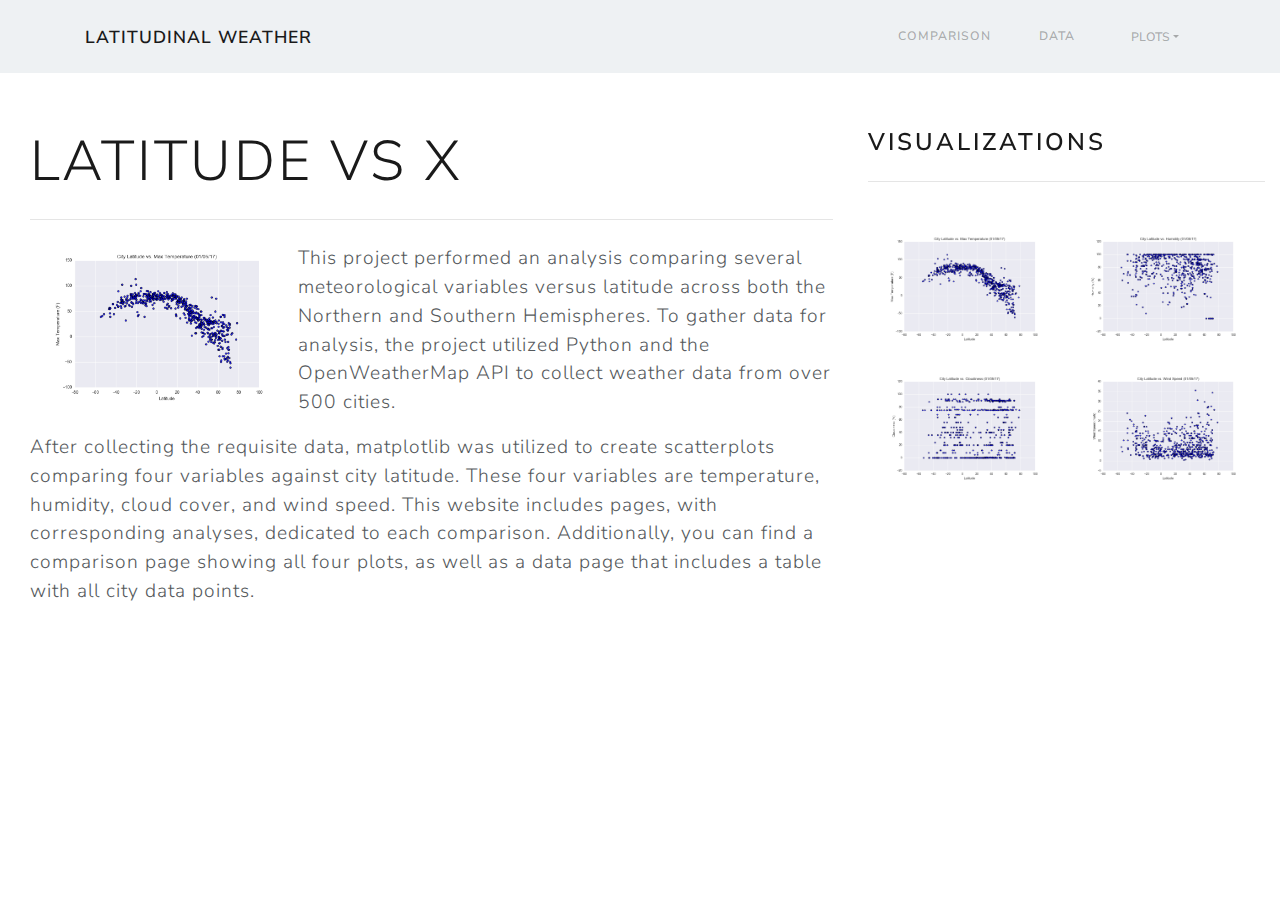
<file: index.html>
<!DOCTYPE html>
<html lang="en">
<head>
<meta charset="UTF-8">
<meta name="viewport" content="width=device-width, initial-scale=1.0">
<meta http-equiv="X-UA-Compatible" content="ie=edge">
<link rel="stylesheet" href="./Resources/bootstrap.css">
<link rel="stylesheet" href="https://cdnjs.cloudflare.com/ajax/libs/font-awesome/5.11.2/css/all.min.css">
<link rel="stylesheet" href="./Resources/style.css">
<title>Latitudinal Weather</title>
</head>
<body>

    <nav class="navbar navbar-expand-lg navbar-light fixed-top py-3" id="mainNav">
        <div class="container">
          <a class="navbar-brand js-scroll-trigger" href="#page-top">Latitudinal Weather</a>
          <button class="navbar-toggler navbar-toggler-right" type="button" data-toggle="collapse" data-target="#navbarResponsive" aria-controls="navbarResponsive" aria-expanded="false" aria-label="Toggle navigation">
            <span class="navbar-toggler-icon"></span>
          </button>
          <div class="collapse navbar-collapse" id="navbarResponsive">
            
            <ul class="navbar-nav ml-auto my-2 my-lg-0">
              <li class="nav-item">
                <a class="nav-link js-scroll-trigger" href="./comparison.html">Comparison</a>
              </li>
              <li class="nav-item">
                <a class="nav-link js-scroll-trigger" href="./data.html">Data</a>
              </li>
            </ul>
            <div class="btn-group" role="group" aria-label="Button group with nested dropdown">
              <button type="button" class="btn dropdown-toggle nav-link" data-toggle="dropdown" aria-haspopup="true" aria-expanded="false">Plots</button>
              <div class="dropdown-menu" aria-labelledby="btnGroupDrop1" style="">
                <a class="dropdown-item" href="./visualizations/temp.html">Max Temp</a>
                <a class="dropdown-item" href="./visualizations/hum.html">Humidity</a>
                <a class="dropdown-item" href="./visualizations/clouds.html">Cloudiness</a>
                <a class="dropdown-item" href="./visualizations/wind.html">Wind Speed</a>
              </div>
            </div>
          </div>
        </div>
      </nav>

      <div class='container-fluid front-page'>
        <div class='col-md-8 mt-5' style="float: left">
          <h2 class="display-4">Latitude vs X</h2>
          <hr class="my-4">
          <img class='col-sm-4 float-left' src='./assets/Fig1.png' alt='Visualization of Temperature versus Latitude'>
          <p class="lead">This project performed an analysis comparing several meteorological variables versus latitude across both the Northern and Southern Hemispheres. To gather data for analysis, the project utilized Python and the OpenWeatherMap API to collect weather data from over 500 cities.
          </p>
          <p class="lead">
            After collecting the requisite data, matplotlib was utilized to create scatterplots comparing four variables against city latitude. These four variables are temperature, humidity, cloud cover, and wind speed. This website includes pages, with corresponding analyses, dedicated to each comparison. Additionally, you can find a comparison page showing all four plots, as well as a data page that includes a table with all city data points.
          </p>
        </div>

        <div class='col-md-4 mt-5 viz-grid' style="float: right">
          <h3 class="display-5">Visualizations</h3>
          <hr class="my-4">
          <!--<a href='./plots/temp.html'>
            <img class='col-md-6 col-sm-3 float-left' src='./visualizations/Fig1.png' alt='Visualization of Temperature versus Latitude'>
          </a>
          <img class='col-md-6 col-sm-3 float-right' src='./visualizations/Fig2.png' alt='Visualization of Humidity versus Latitude'>
          <img class='col-md-6 col-sm-3 float-left mt-md-4' src='./visualizations/Fig3.png' alt='Visualization of Cloudiness versus Latitude'>
          <img class='col-md-6 col-sm-3 float-right mt-md-4' src='./visualizations/Fig4.png' alt='Visualization of Wind Speed versus Latitude'>-->
          
          <div class="col-md-6 col-sm-3 float-left mt-md-4">
            <div class="hovereffect">
                <img class="img-responsive col-md-12" src="./assets/Fig1.png" alt="">
                <div class="overlay">
                  <a href="./visualizations/temp.html">
                   <h2>vs Temp</h2>
                  </a>
                </div>
            </div>
          </div>

          <div class="col-md-6 col-sm-3 float-left mt-md-4">
            <div class="hovereffect">
                <img class="img-responsive col-md-12" src="./assets/Fig2.png" alt="">
                <div class="overlay">
                  <a href="./visualizations/hum.html">
                   <h2>vs Humidity</h2>
                  </a>
                </div>
            </div>
          </div>

          <div class="col-md-6 col-sm-3 float-left mt-md-4">
            <div class="hovereffect">
                <img class="img-responsive col-md-12" src="./assets/Fig3.png" alt="">
                <div class="overlay">
                  <a href="./visualizations/clouds.html">
                   <h2>vs Clouds</h2>
                  </a>
                </div>
            </div>
          </div>

          <div class="col-md-6 col-sm-3 float-left mt-md-4">
            <div class="hovereffect">
                <img class="img-responsive col-md-12" src="./assets/Fig4.png" alt="">
                <div class="overlay">
                  <a href="./visualizations/wind.html">
                   <h2>vs Wind</h2>
                  </a>
                </div>
            </div>
          </div>
        </div>

      </div>

<script src="https://cdnjs.cloudflare.com/ajax/libs/jquery/3.4.1/jquery.slim.min.js"></script>
<script src="https://cdnjs.cloudflare.com/ajax/libs/popper.js/1.16.0/umd/popper.min.js"></script>
<script src="https://cdnjs.cloudflare.com/ajax/libs/twitter-bootstrap/4.4.1/js/bootstrap.min.js"></script>
</body>
</html>
</file>
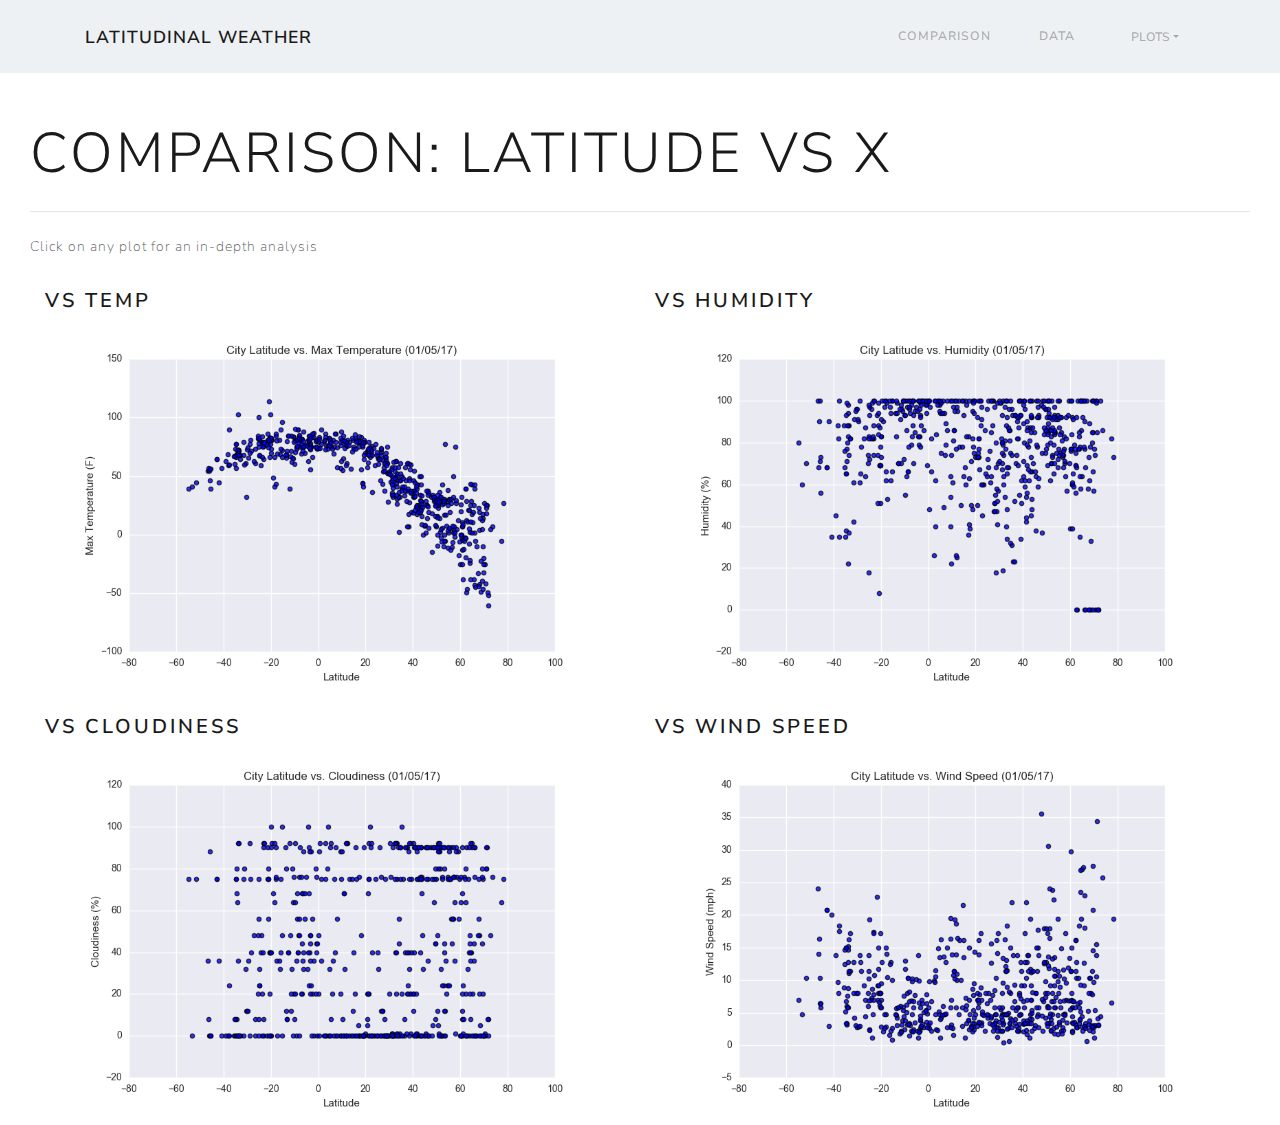
<file: comparison.html>
<!DOCTYPE html>
<html lang="en">
<head>
<meta charset="UTF-8">
<meta name="viewport" content="width=device-width, initial-scale=1.0">
<meta http-equiv="X-UA-Compatible" content="ie=edge">
<link rel="stylesheet" href="./Resources/bootstrap.css">
<link rel="stylesheet" href="https://cdnjs.cloudflare.com/ajax/libs/font-awesome/5.11.2/css/all.min.css">
<link rel="stylesheet" href="./Resources/style.css">
<title>Latitudinal Weather</title>
</head>
<body>

    <nav class="navbar navbar-expand-lg navbar-light fixed-top py-3" id="mainNav">
        <div class="container">
          <a class="navbar-brand js-scroll-trigger" href="./index.html">Latitudinal Weather</a>
          <button class="navbar-toggler navbar-toggler-right" type="button" data-toggle="collapse" data-target="#navbarResponsive" aria-controls="navbarResponsive" aria-expanded="false" aria-label="Toggle navigation">
            <span class="navbar-toggler-icon"></span>
          </button>
          <div class="collapse navbar-collapse" id="navbarResponsive">
            
            <ul class="navbar-nav ml-auto my-2 my-lg-0">
              <li class="nav-item">
                <a class="nav-link js-scroll-trigger" href="./comparison.html">Comparison</a>
              </li>
              <li class="nav-item">
                <a class="nav-link js-scroll-trigger" href="./data.html">Data</a>
              </li>
            </ul>
            <div class="btn-group" role="group" aria-label="Button group with nested dropdown">
              <button type="button" class="btn dropdown-toggle nav-link" data-toggle="dropdown" aria-haspopup="true" aria-expanded="false">Plots</button>
              <div class="dropdown-menu" aria-labelledby="btnGroupDrop1" style="">
                <a class="dropdown-item" href="./visualizations/temp.html">Max Temp</a>
                <a class="dropdown-item" href="./visualizations/hum.html">Humidity</a>
                <a class="dropdown-item" href="./visualizations/clouds.html">Cloudiness</a>
                <a class="dropdown-item" href="./visualizations/wind.html">Wind Speed</a>
              </div>
            </div>
          </div>
        </div>
      </nav>

      <div class='container-fluid comparison-page'>
        <div class='col-md-12 mt-5'>
          <h2 class="display-4">Comparison: Latitude vs X</h2>
          <hr class="my-4">
          
          <p>Click on any plot for an in-depth analysis</p>
          
          <div class='col-md-6 col-sm-12 mt-3 float-left'>
            <h4 class="display-5">vs Temp</h4>
            <a href='./visualizations/temp.html'>
              <img class='col-12' src='./assets/Fig1.png' alt='Visualization of Temperature versus Latitude'>
            </a>
          </div>
          <div class='col-md-6 col-sm-12 mt-3 float-right'>
            <h4 class="display-5">vs Humidity</h4>
            <a href='./visualizations/hum.html'>
              <img class='col-12' src='./assets/Fig2.png' alt='Visualization of Humidity versus Latitude'>
            </a>
          </div>
          <div class='col-md-6 col-sm-12 mt-3 float-left'>
            <h4 class="display-5">vs Cloudiness</h4>
            <a href='./visualizations/clouds.html'>
              <img class='col-12' src='./assets/Fig3.png' alt='Visualization of Cloudiness versus Latitude'>
            </a>
          </div>
          <div class='col-md-6 col-sm-12 mt-3 float-right'>
            <h4 class="display-5">vs Wind Speed</h4>
            <a href='./visualizations/wind.html'>
            <img class='col-12' src='./assets/Fig4.png' alt='Visualization of Wind Speed versus Latitude'>
            </a>
          </div>
        </div>
    </div>


<script src="https://cdnjs.cloudflare.com/ajax/libs/jquery/3.4.1/jquery.slim.min.js"></script>
<script src="https://cdnjs.cloudflare.com/ajax/libs/popper.js/1.16.0/umd/popper.min.js"></script>
<script src="https://cdnjs.cloudflare.com/ajax/libs/twitter-bootstrap/4.4.1/js/bootstrap.min.js"></script>
</body>
</html>
</file>
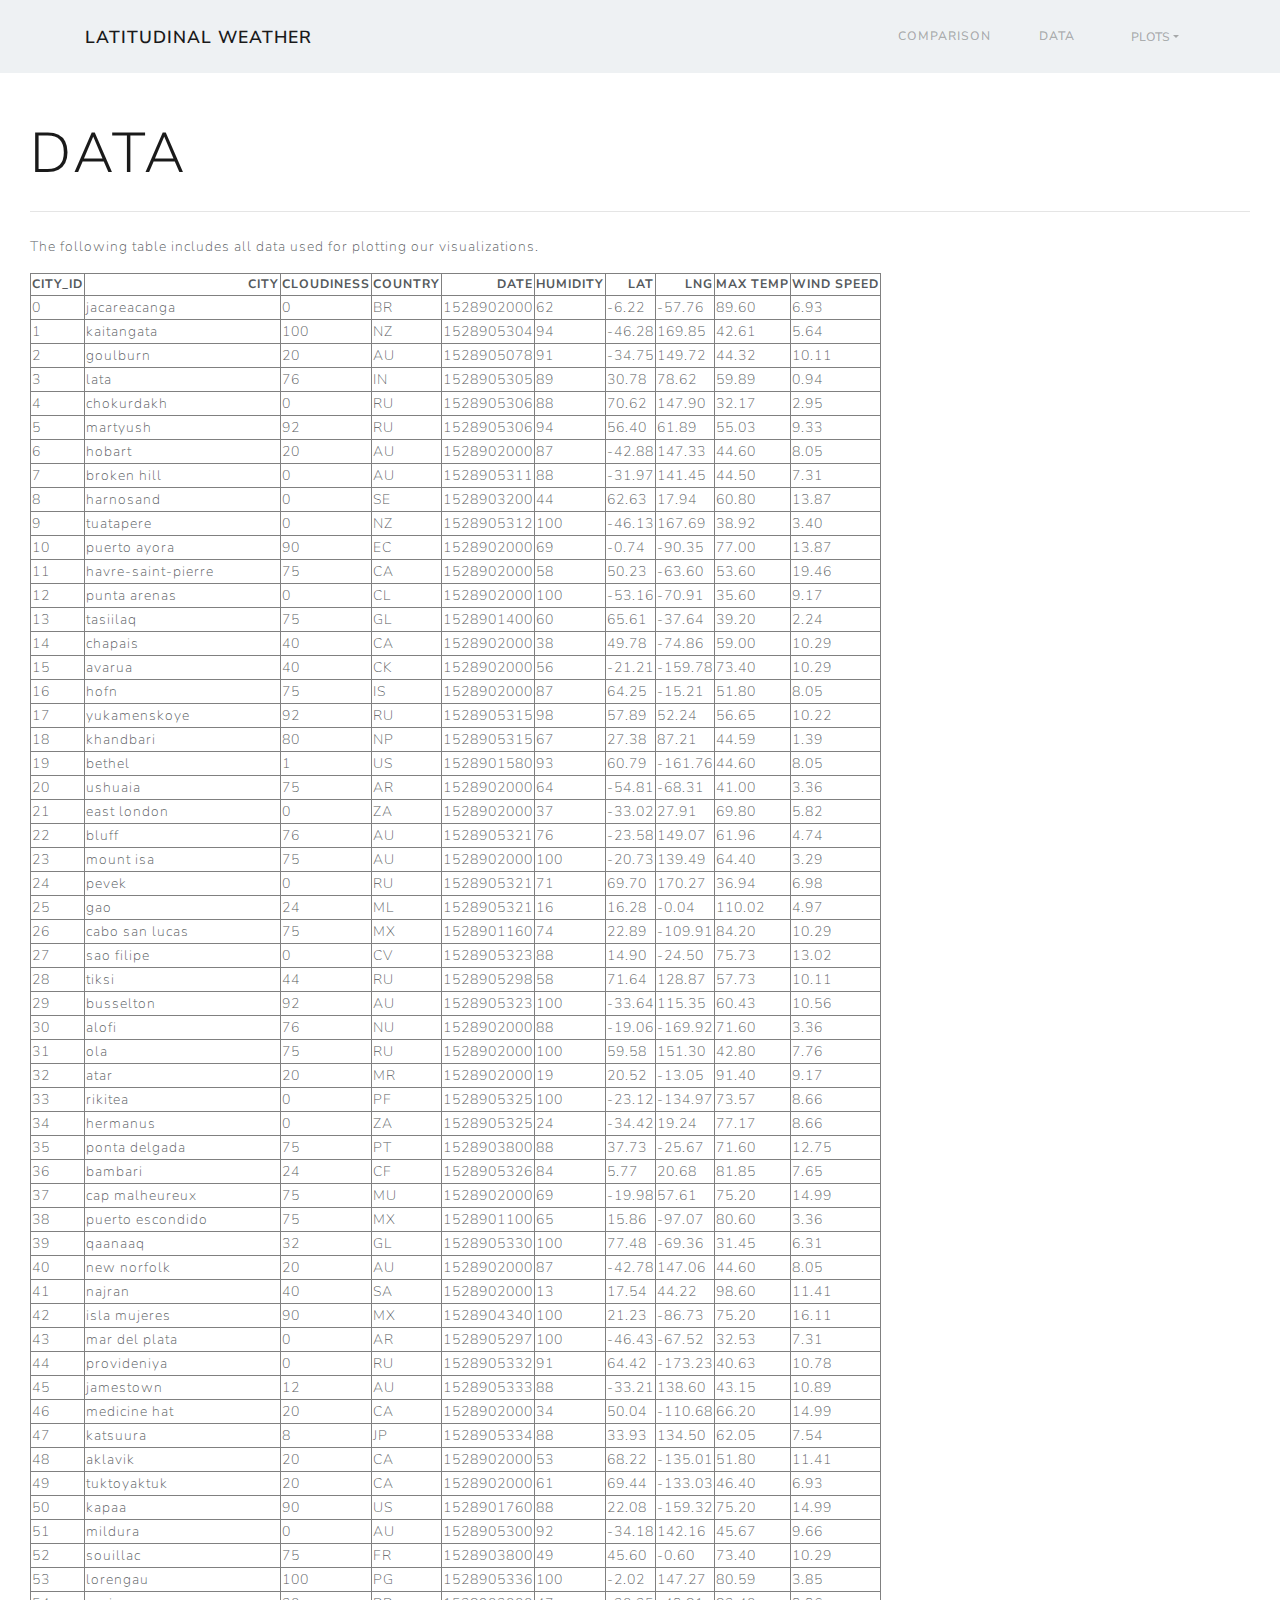
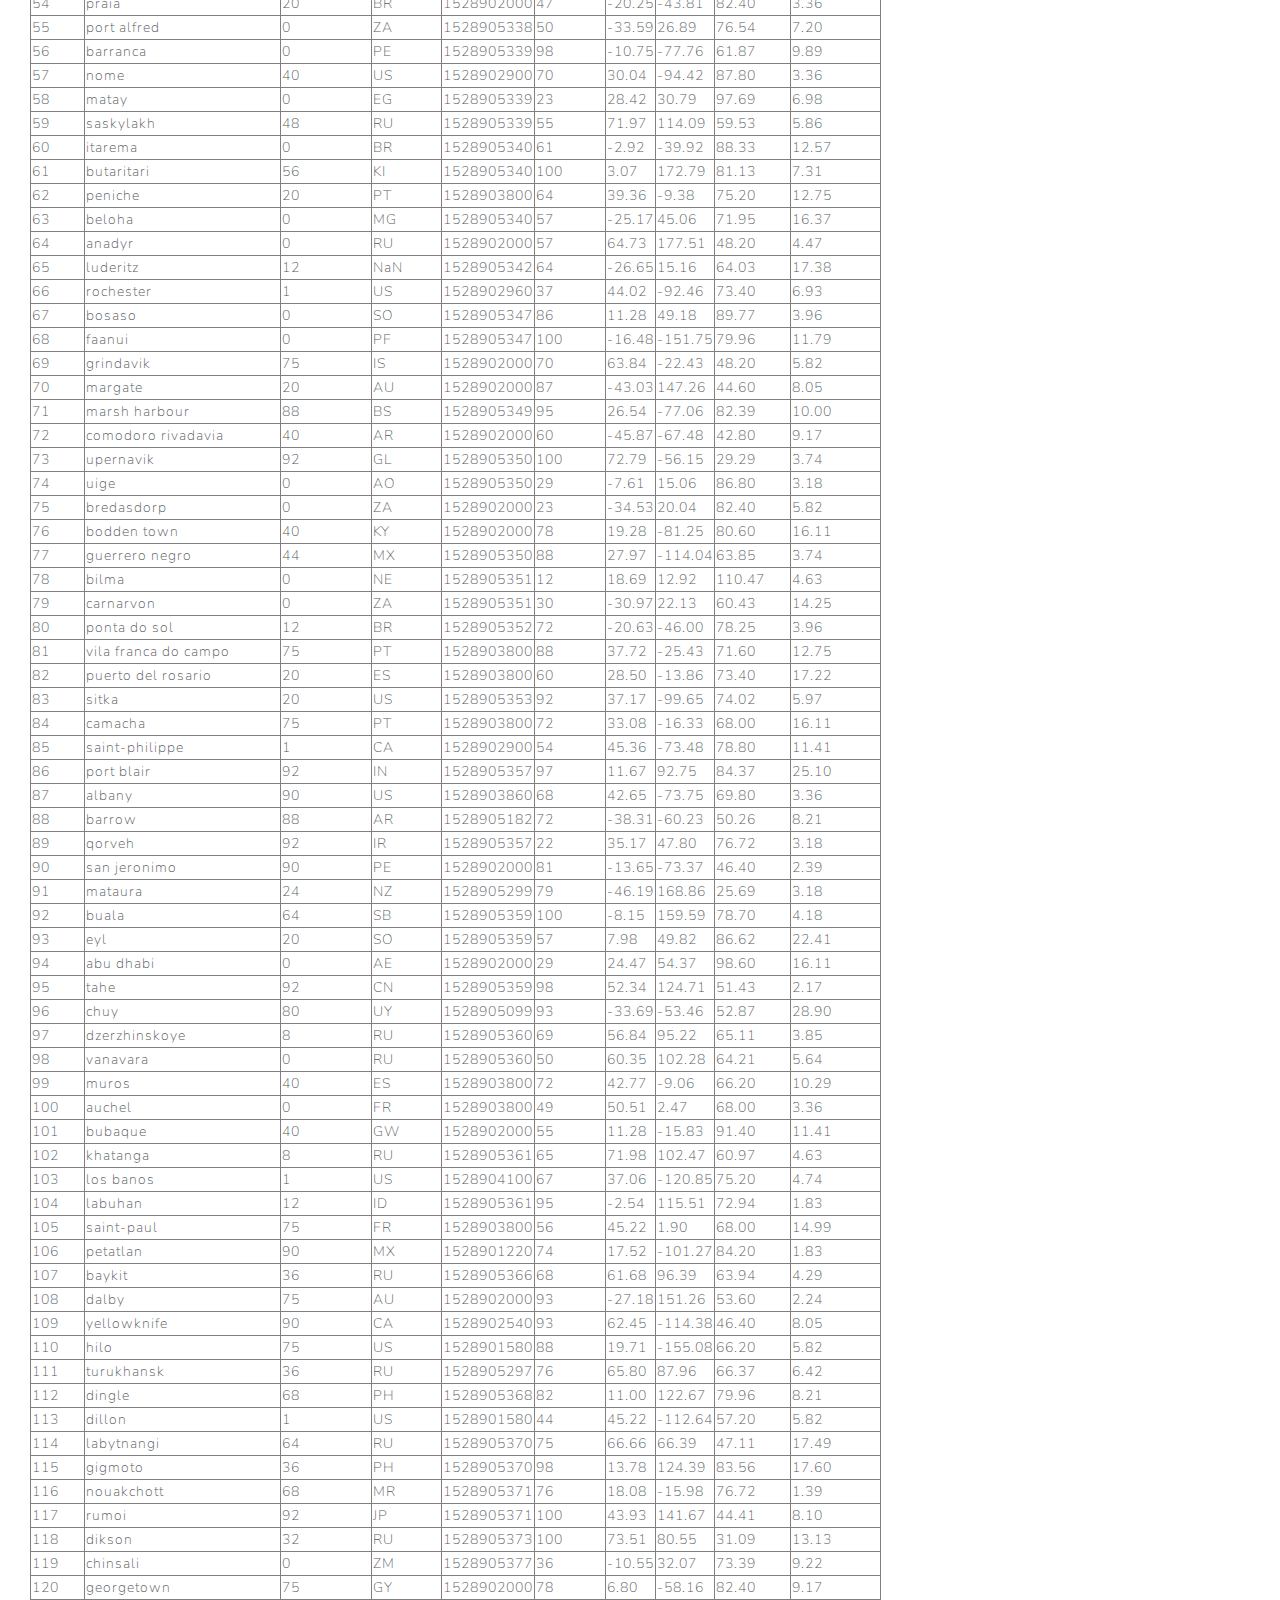
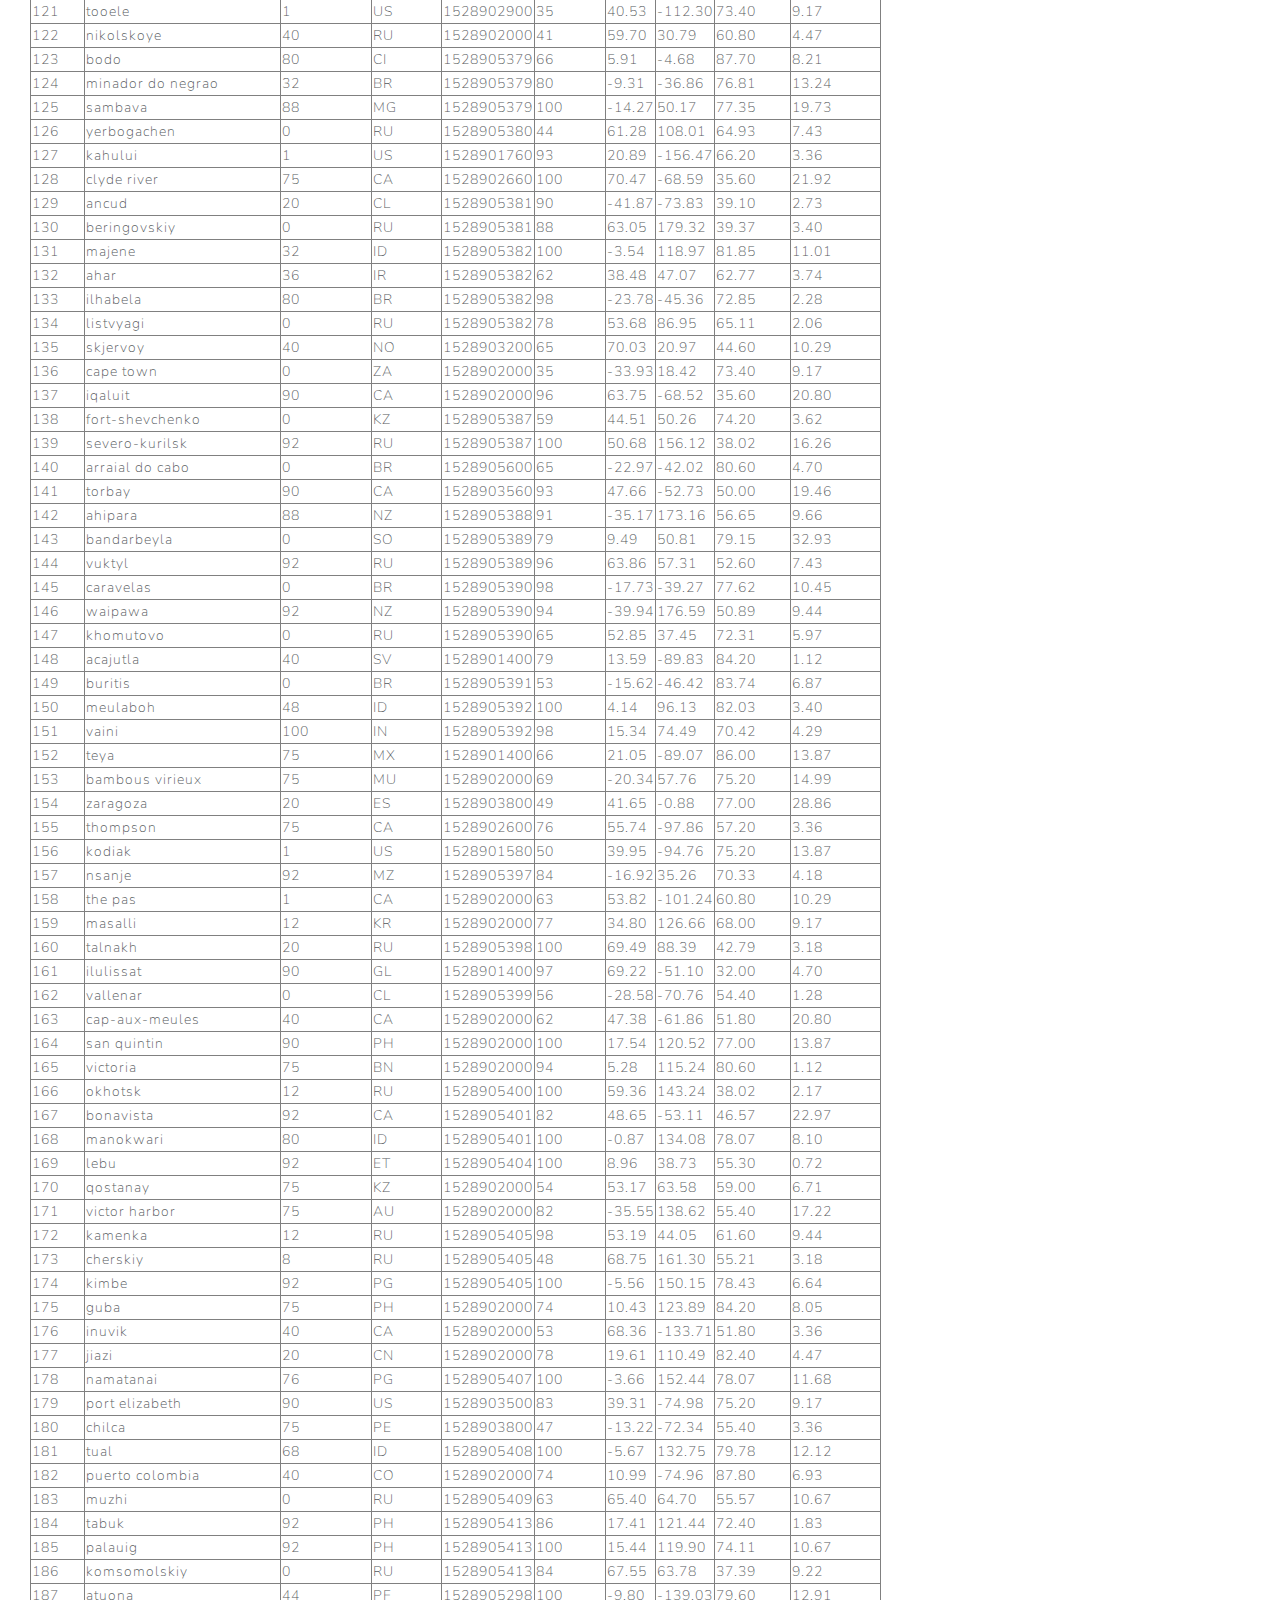
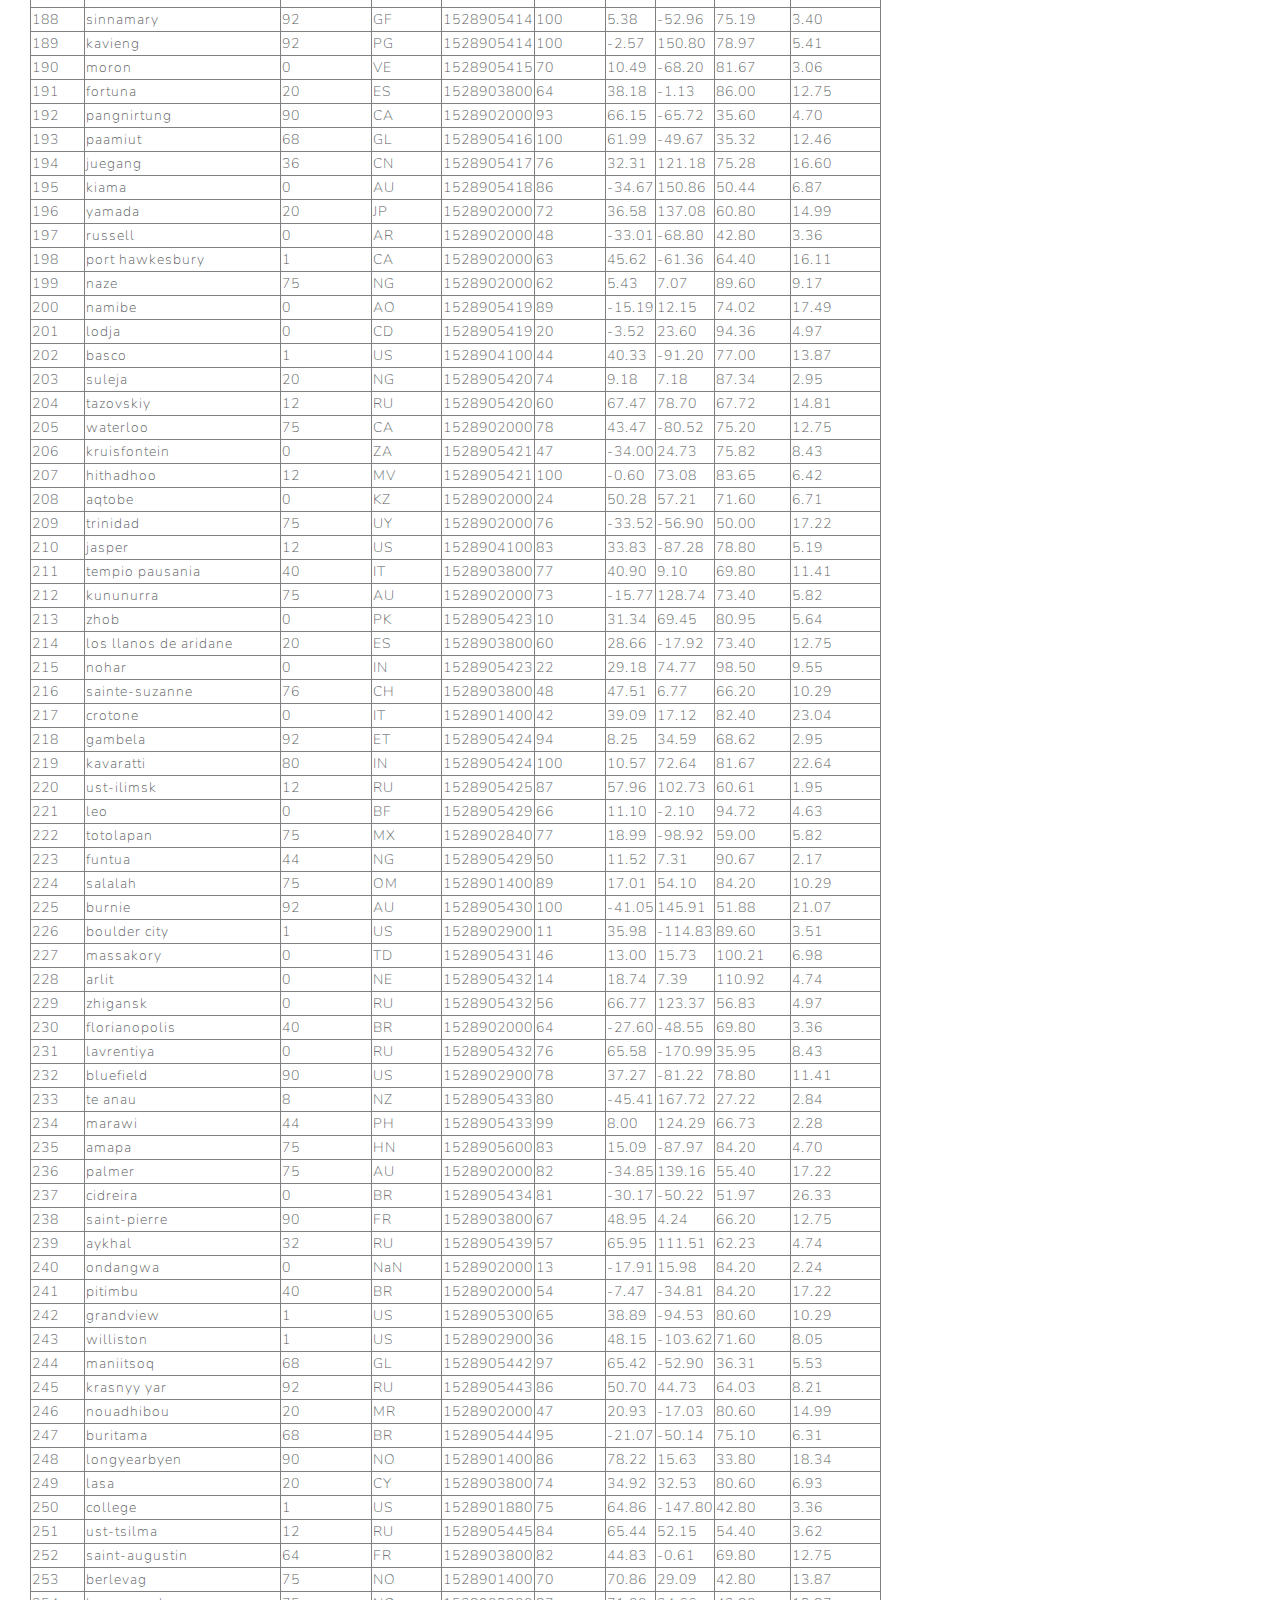
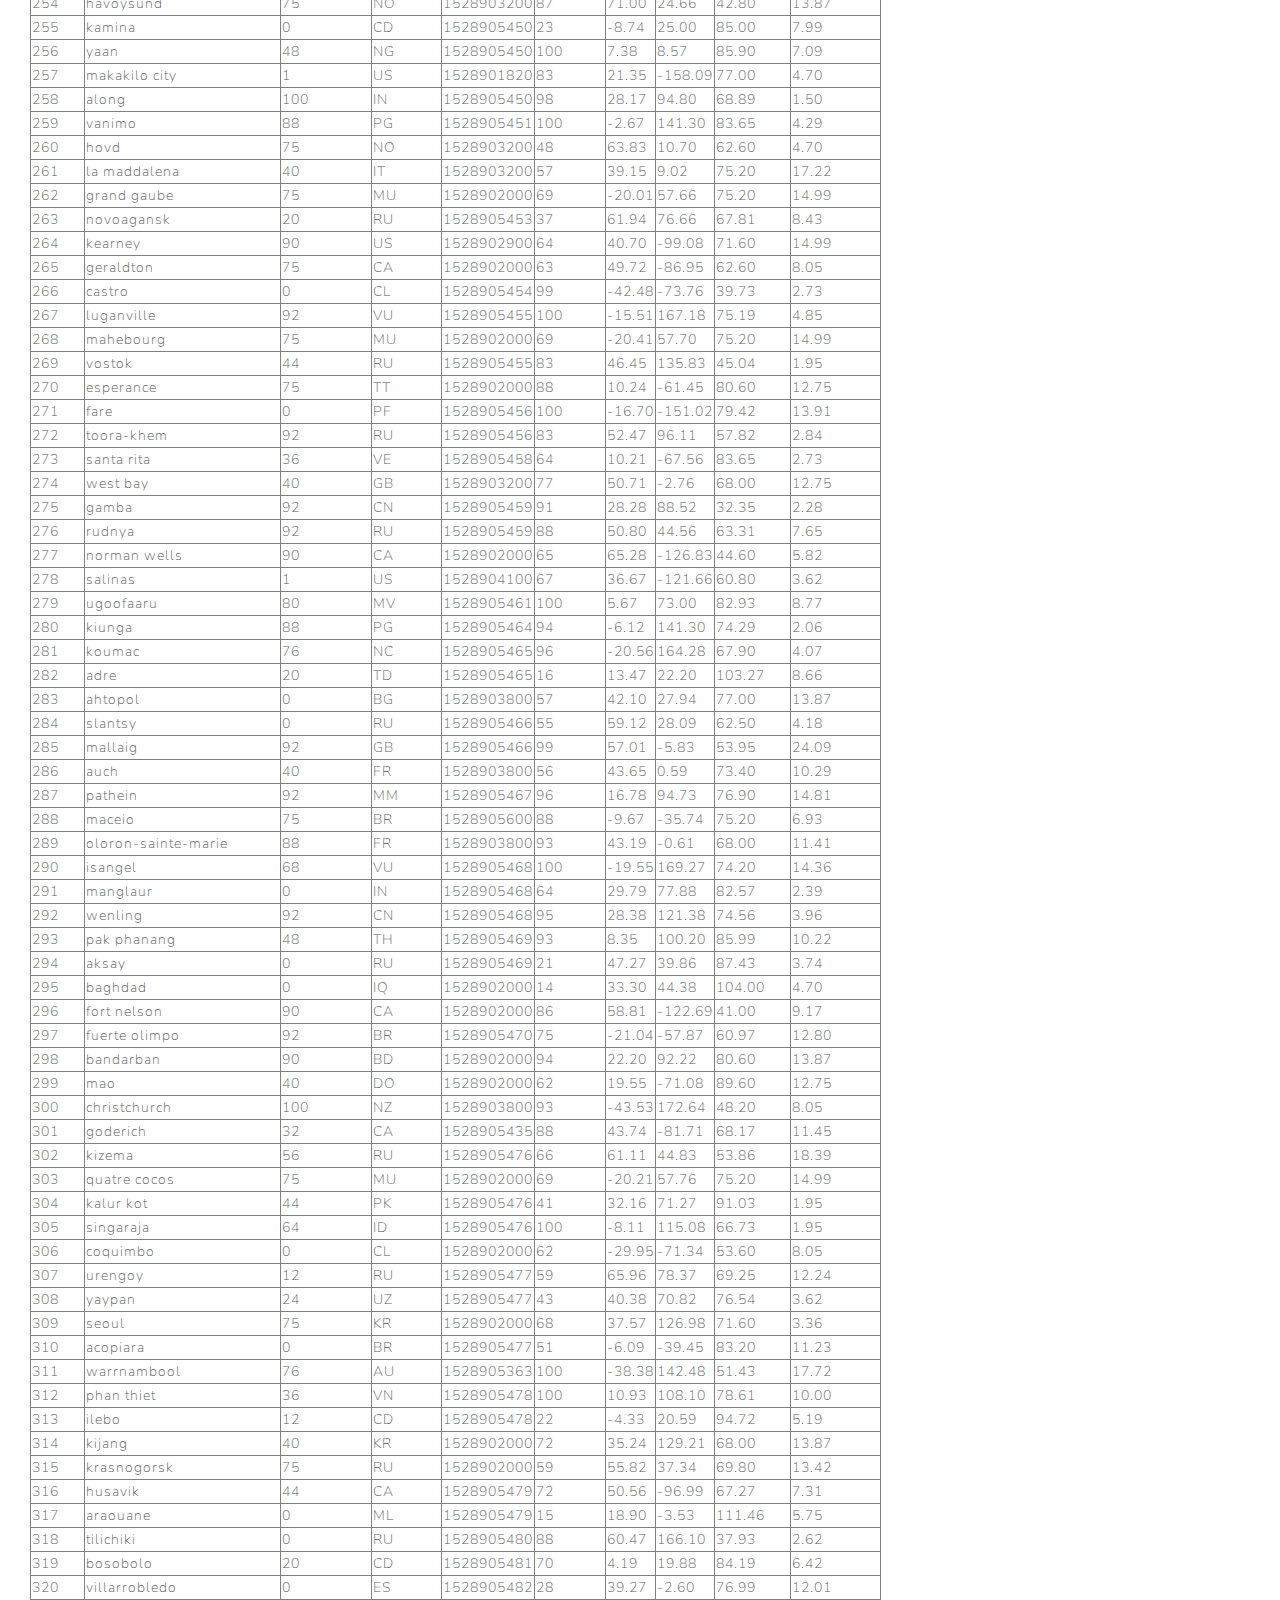
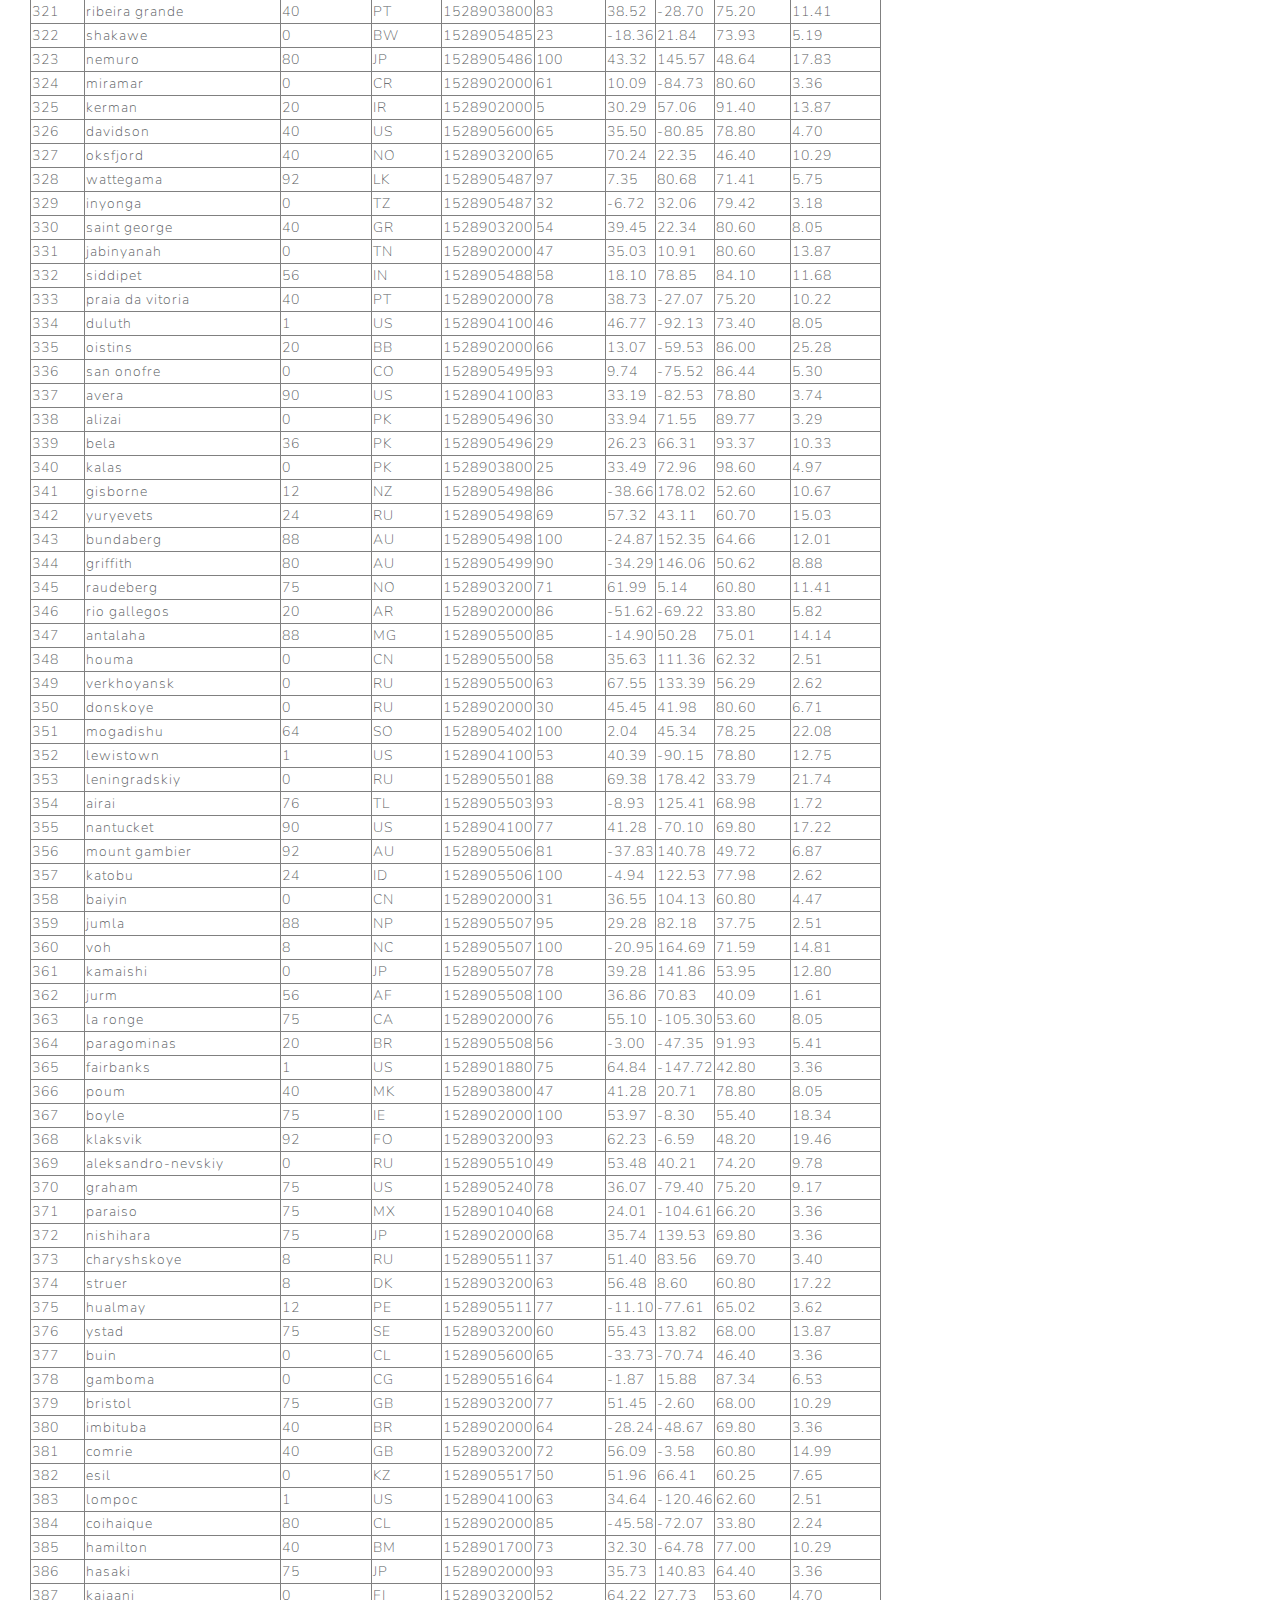
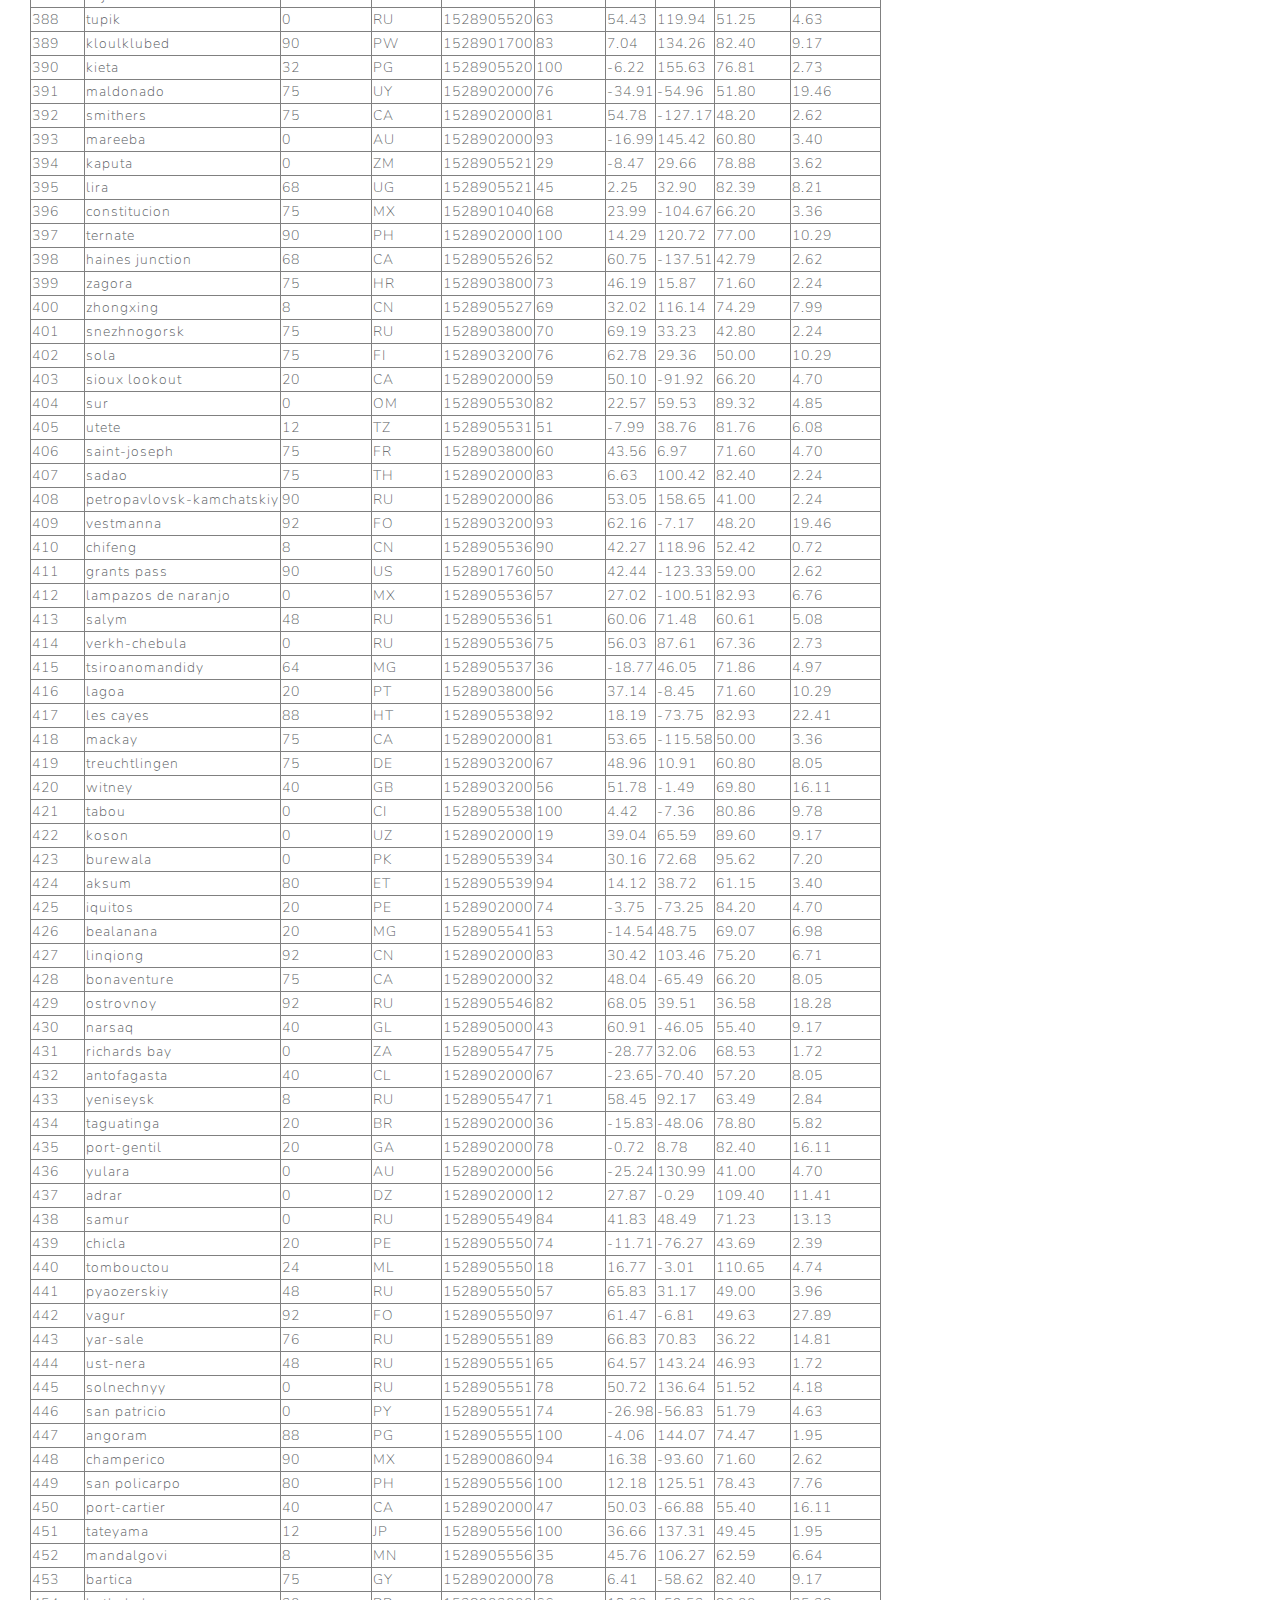
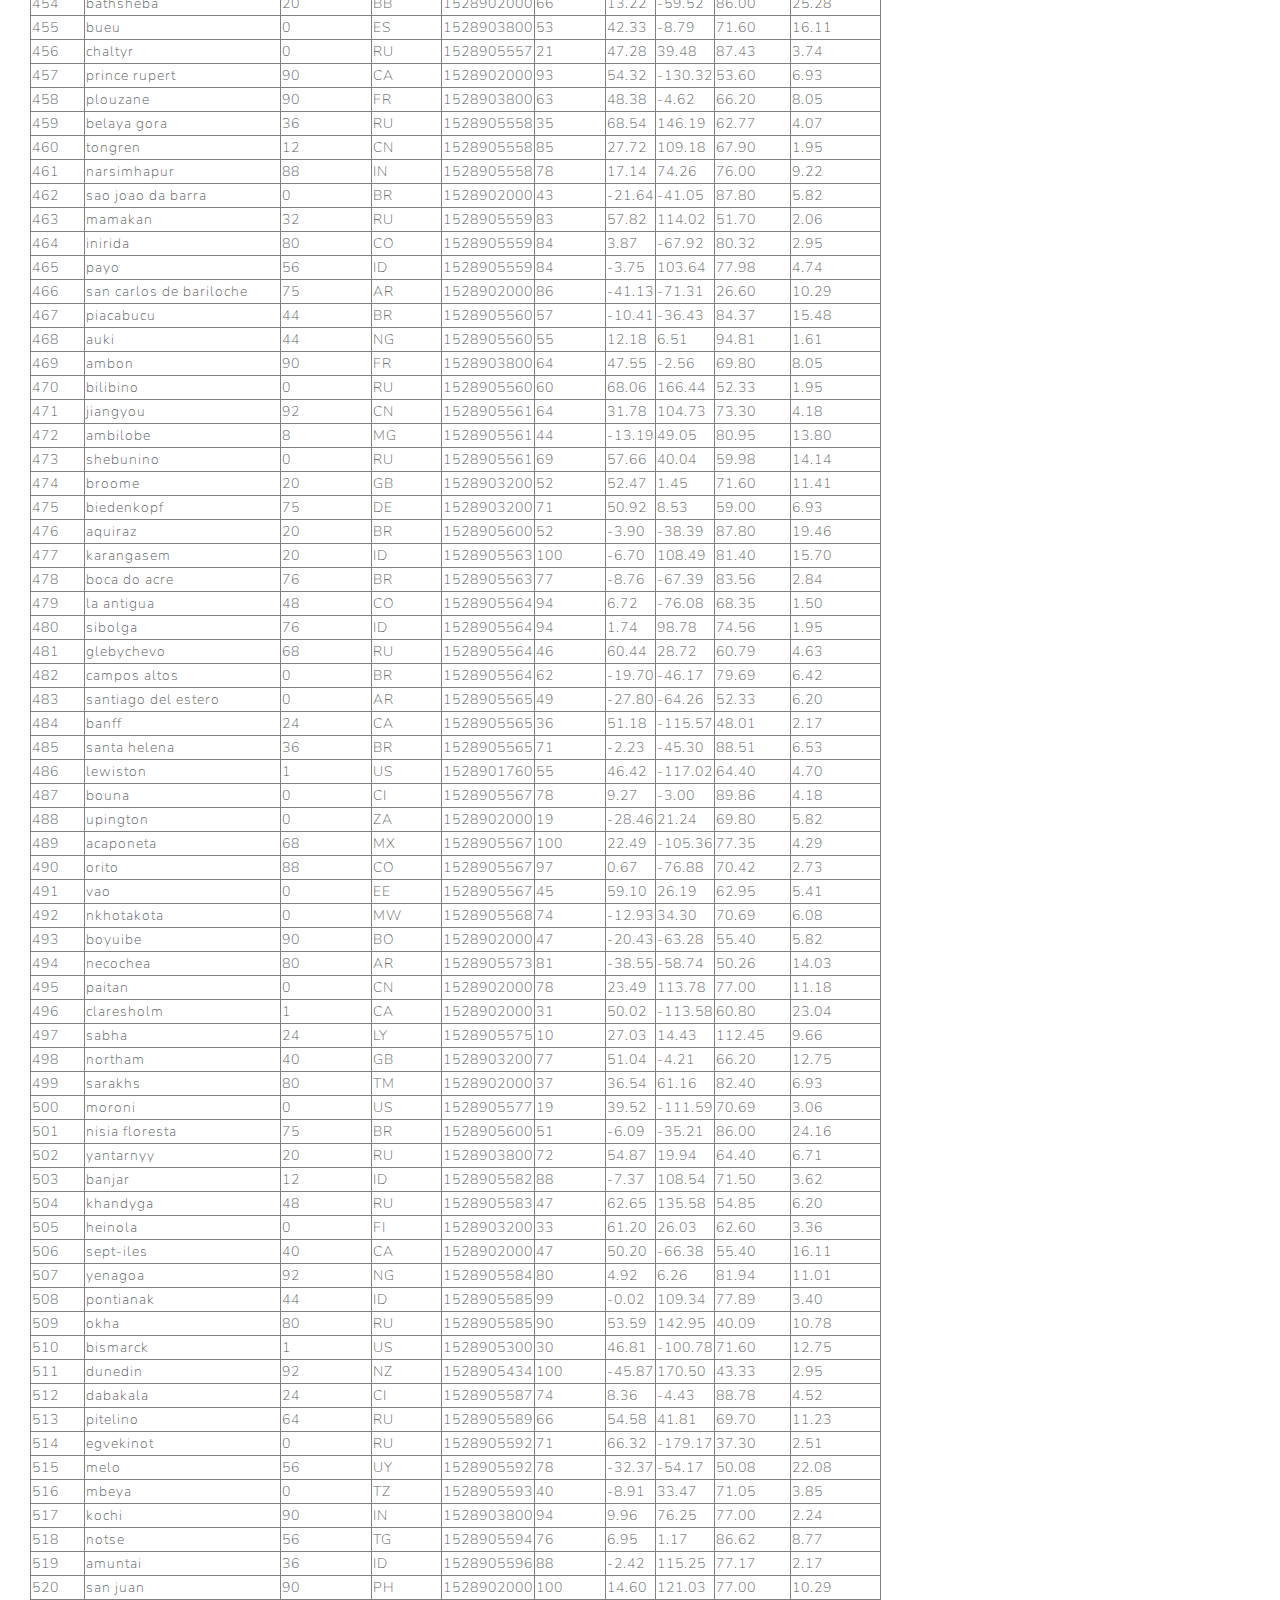
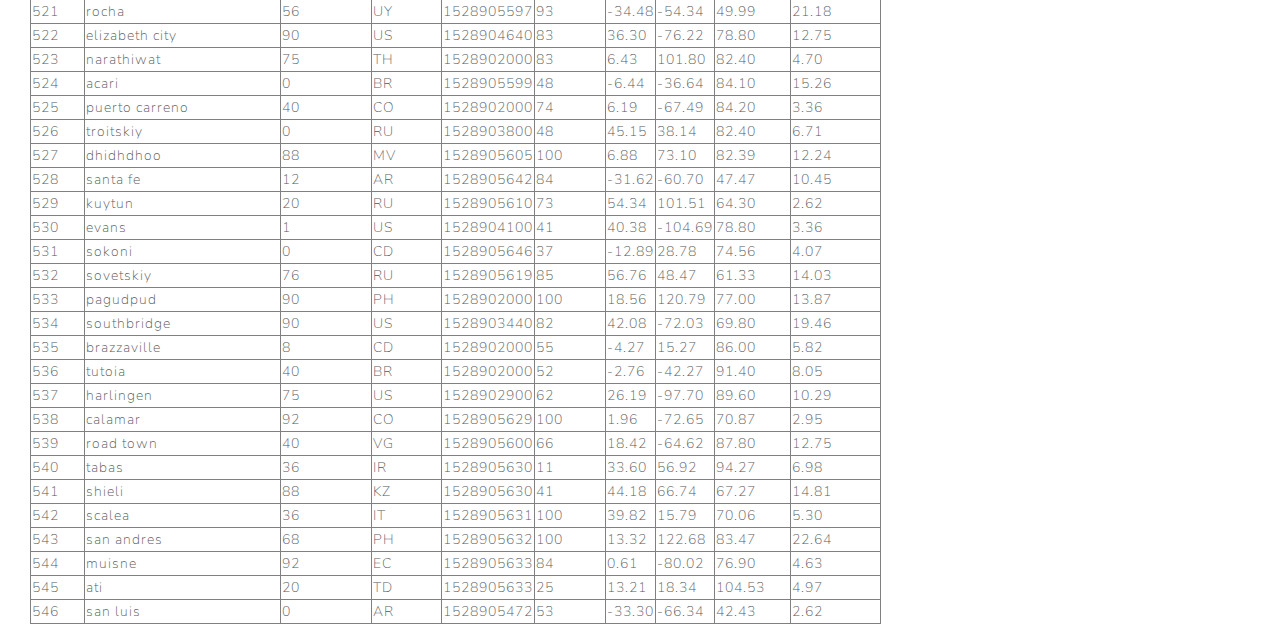
<file: data.html>
<!DOCTYPE html>
<html lang="en">
<head>
<meta charset="UTF-8">
<meta name="viewport" content="width=device-width, initial-scale=1.0">
<meta http-equiv="X-UA-Compatible" content="ie=edge">
<link rel="stylesheet" href="./Resources/bootstrap.css">
<link rel="stylesheet" href="https://cdnjs.cloudflare.com/ajax/libs/font-awesome/5.11.2/css/all.min.css">
<link rel="stylesheet" href="./Resources/style.css">
<title>Latitudinal Weather</title>
</head>
<body>

    <nav class="navbar navbar-expand-lg navbar-light fixed-top py-3" id="mainNav">
        <div class="container">
          <a class="navbar-brand js-scroll-trigger" href="./index.html">Latitudinal Weather</a>
          <button class="navbar-toggler navbar-toggler-right" type="button" data-toggle="collapse" data-target="#navbarResponsive" aria-controls="navbarResponsive" aria-expanded="false" aria-label="Toggle navigation">
            <span class="navbar-toggler-icon"></span>
          </button>
          <div class="collapse navbar-collapse" id="navbarResponsive">
            
            <ul class="navbar-nav ml-auto my-2 my-lg-0">
              <li class="nav-item">
                <a class="nav-link js-scroll-trigger" href="./comparison.html">Comparison</a>
              </li>
              <li class="nav-item">
                <a class="nav-link js-scroll-trigger" href="./data.html">Data</a>
              </li>
            </ul>
            <div class="btn-group" role="group" aria-label="Button group with nested dropdown">
              <button type="button" class="btn dropdown-toggle nav-link" data-toggle="dropdown" aria-haspopup="true" aria-expanded="false">Plots</button>
              <div class="dropdown-menu" aria-labelledby="btnGroupDrop1" style="">
                <a class="dropdown-item" href="./visualizations/temp.html">Max Temp</a>
                <a class="dropdown-item" href="./visualizations/hum.html">Humidity</a>
                <a class="dropdown-item" href="./visualizations/clouds.html">Cloudiness</a>
                <a class="dropdown-item" href="./visualizations/wind.html">Wind Speed</a>
              </div>
            </div>
          </div>
        </div>
      </nav>

      <div class='container-fluid comparison-page'>
        <div class='col-md-12 mt-5'>
          <h2 class="display-4">Data</h2>
          <hr class="my-4">
          
          <p>The following table includes all data used for plotting our visualizations.</p>
          
          <table border="1" class="dataframe">
            <thead>
              <tr style="text-align: right;">
                <th>City_ID</th>
                <th>City</th>
                <th>Cloudiness</th>
                <th>Country</th>
                <th>Date</th>
                <th>Humidity</th>
                <th>Lat</th>
                <th>Lng</th>
                <th>Max Temp</th>
                <th>Wind Speed</th>
              </tr>
            </thead>
            <tbody>
              <tr>
                <td>0</td>
                <td>jacareacanga</td>
                <td>0</td>
                <td>BR</td>
                <td>1528902000</td>
                <td>62</td>
                <td>-6.22</td>
                <td>-57.76</td>
                <td>89.60</td>
                <td>6.93</td>
              </tr>
              <tr>
                <td>1</td>
                <td>kaitangata</td>
                <td>100</td>
                <td>NZ</td>
                <td>1528905304</td>
                <td>94</td>
                <td>-46.28</td>
                <td>169.85</td>
                <td>42.61</td>
                <td>5.64</td>
              </tr>
              <tr>
                <td>2</td>
                <td>goulburn</td>
                <td>20</td>
                <td>AU</td>
                <td>1528905078</td>
                <td>91</td>
                <td>-34.75</td>
                <td>149.72</td>
                <td>44.32</td>
                <td>10.11</td>
              </tr>
              <tr>
                <td>3</td>
                <td>lata</td>
                <td>76</td>
                <td>IN</td>
                <td>1528905305</td>
                <td>89</td>
                <td>30.78</td>
                <td>78.62</td>
                <td>59.89</td>
                <td>0.94</td>
              </tr>
              <tr>
                <td>4</td>
                <td>chokurdakh</td>
                <td>0</td>
                <td>RU</td>
                <td>1528905306</td>
                <td>88</td>
                <td>70.62</td>
                <td>147.90</td>
                <td>32.17</td>
                <td>2.95</td>
              </tr>
              <tr>
                <td>5</td>
                <td>martyush</td>
                <td>92</td>
                <td>RU</td>
                <td>1528905306</td>
                <td>94</td>
                <td>56.40</td>
                <td>61.89</td>
                <td>55.03</td>
                <td>9.33</td>
              </tr>
              <tr>
                <td>6</td>
                <td>hobart</td>
                <td>20</td>
                <td>AU</td>
                <td>1528902000</td>
                <td>87</td>
                <td>-42.88</td>
                <td>147.33</td>
                <td>44.60</td>
                <td>8.05</td>
              </tr>
              <tr>
                <td>7</td>
                <td>broken hill</td>
                <td>0</td>
                <td>AU</td>
                <td>1528905311</td>
                <td>88</td>
                <td>-31.97</td>
                <td>141.45</td>
                <td>44.50</td>
                <td>7.31</td>
              </tr>
              <tr>
                <td>8</td>
                <td>harnosand</td>
                <td>0</td>
                <td>SE</td>
                <td>1528903200</td>
                <td>44</td>
                <td>62.63</td>
                <td>17.94</td>
                <td>60.80</td>
                <td>13.87</td>
              </tr>
              <tr>
                <td>9</td>
                <td>tuatapere</td>
                <td>0</td>
                <td>NZ</td>
                <td>1528905312</td>
                <td>100</td>
                <td>-46.13</td>
                <td>167.69</td>
                <td>38.92</td>
                <td>3.40</td>
              </tr>
              <tr>
                <td>10</td>
                <td>puerto ayora</td>
                <td>90</td>
                <td>EC</td>
                <td>1528902000</td>
                <td>69</td>
                <td>-0.74</td>
                <td>-90.35</td>
                <td>77.00</td>
                <td>13.87</td>
              </tr>
              <tr>
                <td>11</td>
                <td>havre-saint-pierre</td>
                <td>75</td>
                <td>CA</td>
                <td>1528902000</td>
                <td>58</td>
                <td>50.23</td>
                <td>-63.60</td>
                <td>53.60</td>
                <td>19.46</td>
              </tr>
              <tr>
                <td>12</td>
                <td>punta arenas</td>
                <td>0</td>
                <td>CL</td>
                <td>1528902000</td>
                <td>100</td>
                <td>-53.16</td>
                <td>-70.91</td>
                <td>35.60</td>
                <td>9.17</td>
              </tr>
              <tr>
                <td>13</td>
                <td>tasiilaq</td>
                <td>75</td>
                <td>GL</td>
                <td>1528901400</td>
                <td>60</td>
                <td>65.61</td>
                <td>-37.64</td>
                <td>39.20</td>
                <td>2.24</td>
              </tr>
              <tr>
                <td>14</td>
                <td>chapais</td>
                <td>40</td>
                <td>CA</td>
                <td>1528902000</td>
                <td>38</td>
                <td>49.78</td>
                <td>-74.86</td>
                <td>59.00</td>
                <td>10.29</td>
              </tr>
              <tr>
                <td>15</td>
                <td>avarua</td>
                <td>40</td>
                <td>CK</td>
                <td>1528902000</td>
                <td>56</td>
                <td>-21.21</td>
                <td>-159.78</td>
                <td>73.40</td>
                <td>10.29</td>
              </tr>
              <tr>
                <td>16</td>
                <td>hofn</td>
                <td>75</td>
                <td>IS</td>
                <td>1528902000</td>
                <td>87</td>
                <td>64.25</td>
                <td>-15.21</td>
                <td>51.80</td>
                <td>8.05</td>
              </tr>
              <tr>
                <td>17</td>
                <td>yukamenskoye</td>
                <td>92</td>
                <td>RU</td>
                <td>1528905315</td>
                <td>98</td>
                <td>57.89</td>
                <td>52.24</td>
                <td>56.65</td>
                <td>10.22</td>
              </tr>
              <tr>
                <td>18</td>
                <td>khandbari</td>
                <td>80</td>
                <td>NP</td>
                <td>1528905315</td>
                <td>67</td>
                <td>27.38</td>
                <td>87.21</td>
                <td>44.59</td>
                <td>1.39</td>
              </tr>
              <tr>
                <td>19</td>
                <td>bethel</td>
                <td>1</td>
                <td>US</td>
                <td>1528901580</td>
                <td>93</td>
                <td>60.79</td>
                <td>-161.76</td>
                <td>44.60</td>
                <td>8.05</td>
              </tr>
              <tr>
                <td>20</td>
                <td>ushuaia</td>
                <td>75</td>
                <td>AR</td>
                <td>1528902000</td>
                <td>64</td>
                <td>-54.81</td>
                <td>-68.31</td>
                <td>41.00</td>
                <td>3.36</td>
              </tr>
              <tr>
                <td>21</td>
                <td>east london</td>
                <td>0</td>
                <td>ZA</td>
                <td>1528902000</td>
                <td>37</td>
                <td>-33.02</td>
                <td>27.91</td>
                <td>69.80</td>
                <td>5.82</td>
              </tr>
              <tr>
                <td>22</td>
                <td>bluff</td>
                <td>76</td>
                <td>AU</td>
                <td>1528905321</td>
                <td>76</td>
                <td>-23.58</td>
                <td>149.07</td>
                <td>61.96</td>
                <td>4.74</td>
              </tr>
              <tr>
                <td>23</td>
                <td>mount isa</td>
                <td>75</td>
                <td>AU</td>
                <td>1528902000</td>
                <td>100</td>
                <td>-20.73</td>
                <td>139.49</td>
                <td>64.40</td>
                <td>3.29</td>
              </tr>
              <tr>
                <td>24</td>
                <td>pevek</td>
                <td>0</td>
                <td>RU</td>
                <td>1528905321</td>
                <td>71</td>
                <td>69.70</td>
                <td>170.27</td>
                <td>36.94</td>
                <td>6.98</td>
              </tr>
              <tr>
                <td>25</td>
                <td>gao</td>
                <td>24</td>
                <td>ML</td>
                <td>1528905321</td>
                <td>16</td>
                <td>16.28</td>
                <td>-0.04</td>
                <td>110.02</td>
                <td>4.97</td>
              </tr>
              <tr>
                <td>26</td>
                <td>cabo san lucas</td>
                <td>75</td>
                <td>MX</td>
                <td>1528901160</td>
                <td>74</td>
                <td>22.89</td>
                <td>-109.91</td>
                <td>84.20</td>
                <td>10.29</td>
              </tr>
              <tr>
                <td>27</td>
                <td>sao filipe</td>
                <td>0</td>
                <td>CV</td>
                <td>1528905323</td>
                <td>88</td>
                <td>14.90</td>
                <td>-24.50</td>
                <td>75.73</td>
                <td>13.02</td>
              </tr>
              <tr>
                <td>28</td>
                <td>tiksi</td>
                <td>44</td>
                <td>RU</td>
                <td>1528905298</td>
                <td>58</td>
                <td>71.64</td>
                <td>128.87</td>
                <td>57.73</td>
                <td>10.11</td>
              </tr>
              <tr>
                <td>29</td>
                <td>busselton</td>
                <td>92</td>
                <td>AU</td>
                <td>1528905323</td>
                <td>100</td>
                <td>-33.64</td>
                <td>115.35</td>
                <td>60.43</td>
                <td>10.56</td>
              </tr>
              <tr>
                <td>30</td>
                <td>alofi</td>
                <td>76</td>
                <td>NU</td>
                <td>1528902000</td>
                <td>88</td>
                <td>-19.06</td>
                <td>-169.92</td>
                <td>71.60</td>
                <td>3.36</td>
              </tr>
              <tr>
                <td>31</td>
                <td>ola</td>
                <td>75</td>
                <td>RU</td>
                <td>1528902000</td>
                <td>100</td>
                <td>59.58</td>
                <td>151.30</td>
                <td>42.80</td>
                <td>7.76</td>
              </tr>
              <tr>
                <td>32</td>
                <td>atar</td>
                <td>20</td>
                <td>MR</td>
                <td>1528902000</td>
                <td>19</td>
                <td>20.52</td>
                <td>-13.05</td>
                <td>91.40</td>
                <td>9.17</td>
              </tr>
              <tr>
                <td>33</td>
                <td>rikitea</td>
                <td>0</td>
                <td>PF</td>
                <td>1528905325</td>
                <td>100</td>
                <td>-23.12</td>
                <td>-134.97</td>
                <td>73.57</td>
                <td>8.66</td>
              </tr>
              <tr>
                <td>34</td>
                <td>hermanus</td>
                <td>0</td>
                <td>ZA</td>
                <td>1528905325</td>
                <td>24</td>
                <td>-34.42</td>
                <td>19.24</td>
                <td>77.17</td>
                <td>8.66</td>
              </tr>
              <tr>
                <td>35</td>
                <td>ponta delgada</td>
                <td>75</td>
                <td>PT</td>
                <td>1528903800</td>
                <td>88</td>
                <td>37.73</td>
                <td>-25.67</td>
                <td>71.60</td>
                <td>12.75</td>
              </tr>
              <tr>
                <td>36</td>
                <td>bambari</td>
                <td>24</td>
                <td>CF</td>
                <td>1528905326</td>
                <td>84</td>
                <td>5.77</td>
                <td>20.68</td>
                <td>81.85</td>
                <td>7.65</td>
              </tr>
              <tr>
                <td>37</td>
                <td>cap malheureux</td>
                <td>75</td>
                <td>MU</td>
                <td>1528902000</td>
                <td>69</td>
                <td>-19.98</td>
                <td>57.61</td>
                <td>75.20</td>
                <td>14.99</td>
              </tr>
              <tr>
                <td>38</td>
                <td>puerto escondido</td>
                <td>75</td>
                <td>MX</td>
                <td>1528901100</td>
                <td>65</td>
                <td>15.86</td>
                <td>-97.07</td>
                <td>80.60</td>
                <td>3.36</td>
              </tr>
              <tr>
                <td>39</td>
                <td>qaanaaq</td>
                <td>32</td>
                <td>GL</td>
                <td>1528905330</td>
                <td>100</td>
                <td>77.48</td>
                <td>-69.36</td>
                <td>31.45</td>
                <td>6.31</td>
              </tr>
              <tr>
                <td>40</td>
                <td>new norfolk</td>
                <td>20</td>
                <td>AU</td>
                <td>1528902000</td>
                <td>87</td>
                <td>-42.78</td>
                <td>147.06</td>
                <td>44.60</td>
                <td>8.05</td>
              </tr>
              <tr>
                <td>41</td>
                <td>najran</td>
                <td>40</td>
                <td>SA</td>
                <td>1528902000</td>
                <td>13</td>
                <td>17.54</td>
                <td>44.22</td>
                <td>98.60</td>
                <td>11.41</td>
              </tr>
              <tr>
                <td>42</td>
                <td>isla mujeres</td>
                <td>90</td>
                <td>MX</td>
                <td>1528904340</td>
                <td>100</td>
                <td>21.23</td>
                <td>-86.73</td>
                <td>75.20</td>
                <td>16.11</td>
              </tr>
              <tr>
                <td>43</td>
                <td>mar del plata</td>
                <td>0</td>
                <td>AR</td>
                <td>1528905297</td>
                <td>100</td>
                <td>-46.43</td>
                <td>-67.52</td>
                <td>32.53</td>
                <td>7.31</td>
              </tr>
              <tr>
                <td>44</td>
                <td>provideniya</td>
                <td>0</td>
                <td>RU</td>
                <td>1528905332</td>
                <td>91</td>
                <td>64.42</td>
                <td>-173.23</td>
                <td>40.63</td>
                <td>10.78</td>
              </tr>
              <tr>
                <td>45</td>
                <td>jamestown</td>
                <td>12</td>
                <td>AU</td>
                <td>1528905333</td>
                <td>88</td>
                <td>-33.21</td>
                <td>138.60</td>
                <td>43.15</td>
                <td>10.89</td>
              </tr>
              <tr>
                <td>46</td>
                <td>medicine hat</td>
                <td>20</td>
                <td>CA</td>
                <td>1528902000</td>
                <td>34</td>
                <td>50.04</td>
                <td>-110.68</td>
                <td>66.20</td>
                <td>14.99</td>
              </tr>
              <tr>
                <td>47</td>
                <td>katsuura</td>
                <td>8</td>
                <td>JP</td>
                <td>1528905334</td>
                <td>88</td>
                <td>33.93</td>
                <td>134.50</td>
                <td>62.05</td>
                <td>7.54</td>
              </tr>
              <tr>
                <td>48</td>
                <td>aklavik</td>
                <td>20</td>
                <td>CA</td>
                <td>1528902000</td>
                <td>53</td>
                <td>68.22</td>
                <td>-135.01</td>
                <td>51.80</td>
                <td>11.41</td>
              </tr>
              <tr>
                <td>49</td>
                <td>tuktoyaktuk</td>
                <td>20</td>
                <td>CA</td>
                <td>1528902000</td>
                <td>61</td>
                <td>69.44</td>
                <td>-133.03</td>
                <td>46.40</td>
                <td>6.93</td>
              </tr>
              <tr>
                <td>50</td>
                <td>kapaa</td>
                <td>90</td>
                <td>US</td>
                <td>1528901760</td>
                <td>88</td>
                <td>22.08</td>
                <td>-159.32</td>
                <td>75.20</td>
                <td>14.99</td>
              </tr>
              <tr>
                <td>51</td>
                <td>mildura</td>
                <td>0</td>
                <td>AU</td>
                <td>1528905300</td>
                <td>92</td>
                <td>-34.18</td>
                <td>142.16</td>
                <td>45.67</td>
                <td>9.66</td>
              </tr>
              <tr>
                <td>52</td>
                <td>souillac</td>
                <td>75</td>
                <td>FR</td>
                <td>1528903800</td>
                <td>49</td>
                <td>45.60</td>
                <td>-0.60</td>
                <td>73.40</td>
                <td>10.29</td>
              </tr>
              <tr>
                <td>53</td>
                <td>lorengau</td>
                <td>100</td>
                <td>PG</td>
                <td>1528905336</td>
                <td>100</td>
                <td>-2.02</td>
                <td>147.27</td>
                <td>80.59</td>
                <td>3.85</td>
              </tr>
              <tr>
                <td>54</td>
                <td>praia</td>
                <td>20</td>
                <td>BR</td>
                <td>1528902000</td>
                <td>47</td>
                <td>-20.25</td>
                <td>-43.81</td>
                <td>82.40</td>
                <td>3.36</td>
              </tr>
              <tr>
                <td>55</td>
                <td>port alfred</td>
                <td>0</td>
                <td>ZA</td>
                <td>1528905338</td>
                <td>50</td>
                <td>-33.59</td>
                <td>26.89</td>
                <td>76.54</td>
                <td>7.20</td>
              </tr>
              <tr>
                <td>56</td>
                <td>barranca</td>
                <td>0</td>
                <td>PE</td>
                <td>1528905339</td>
                <td>98</td>
                <td>-10.75</td>
                <td>-77.76</td>
                <td>61.87</td>
                <td>9.89</td>
              </tr>
              <tr>
                <td>57</td>
                <td>nome</td>
                <td>40</td>
                <td>US</td>
                <td>1528902900</td>
                <td>70</td>
                <td>30.04</td>
                <td>-94.42</td>
                <td>87.80</td>
                <td>3.36</td>
              </tr>
              <tr>
                <td>58</td>
                <td>matay</td>
                <td>0</td>
                <td>EG</td>
                <td>1528905339</td>
                <td>23</td>
                <td>28.42</td>
                <td>30.79</td>
                <td>97.69</td>
                <td>6.98</td>
              </tr>
              <tr>
                <td>59</td>
                <td>saskylakh</td>
                <td>48</td>
                <td>RU</td>
                <td>1528905339</td>
                <td>55</td>
                <td>71.97</td>
                <td>114.09</td>
                <td>59.53</td>
                <td>5.86</td>
              </tr>
              <tr>
                <td>60</td>
                <td>itarema</td>
                <td>0</td>
                <td>BR</td>
                <td>1528905340</td>
                <td>61</td>
                <td>-2.92</td>
                <td>-39.92</td>
                <td>88.33</td>
                <td>12.57</td>
              </tr>
              <tr>
                <td>61</td>
                <td>butaritari</td>
                <td>56</td>
                <td>KI</td>
                <td>1528905340</td>
                <td>100</td>
                <td>3.07</td>
                <td>172.79</td>
                <td>81.13</td>
                <td>7.31</td>
              </tr>
              <tr>
                <td>62</td>
                <td>peniche</td>
                <td>20</td>
                <td>PT</td>
                <td>1528903800</td>
                <td>64</td>
                <td>39.36</td>
                <td>-9.38</td>
                <td>75.20</td>
                <td>12.75</td>
              </tr>
              <tr>
                <td>63</td>
                <td>beloha</td>
                <td>0</td>
                <td>MG</td>
                <td>1528905340</td>
                <td>57</td>
                <td>-25.17</td>
                <td>45.06</td>
                <td>71.95</td>
                <td>16.37</td>
              </tr>
              <tr>
                <td>64</td>
                <td>anadyr</td>
                <td>0</td>
                <td>RU</td>
                <td>1528902000</td>
                <td>57</td>
                <td>64.73</td>
                <td>177.51</td>
                <td>48.20</td>
                <td>4.47</td>
              </tr>
              <tr>
                <td>65</td>
                <td>luderitz</td>
                <td>12</td>
                <td>NaN</td>
                <td>1528905342</td>
                <td>64</td>
                <td>-26.65</td>
                <td>15.16</td>
                <td>64.03</td>
                <td>17.38</td>
              </tr>
              <tr>
                <td>66</td>
                <td>rochester</td>
                <td>1</td>
                <td>US</td>
                <td>1528902960</td>
                <td>37</td>
                <td>44.02</td>
                <td>-92.46</td>
                <td>73.40</td>
                <td>6.93</td>
              </tr>
              <tr>
                <td>67</td>
                <td>bosaso</td>
                <td>0</td>
                <td>SO</td>
                <td>1528905347</td>
                <td>86</td>
                <td>11.28</td>
                <td>49.18</td>
                <td>89.77</td>
                <td>3.96</td>
              </tr>
              <tr>
                <td>68</td>
                <td>faanui</td>
                <td>0</td>
                <td>PF</td>
                <td>1528905347</td>
                <td>100</td>
                <td>-16.48</td>
                <td>-151.75</td>
                <td>79.96</td>
                <td>11.79</td>
              </tr>
              <tr>
                <td>69</td>
                <td>grindavik</td>
                <td>75</td>
                <td>IS</td>
                <td>1528902000</td>
                <td>70</td>
                <td>63.84</td>
                <td>-22.43</td>
                <td>48.20</td>
                <td>5.82</td>
              </tr>
              <tr>
                <td>70</td>
                <td>margate</td>
                <td>20</td>
                <td>AU</td>
                <td>1528902000</td>
                <td>87</td>
                <td>-43.03</td>
                <td>147.26</td>
                <td>44.60</td>
                <td>8.05</td>
              </tr>
              <tr>
                <td>71</td>
                <td>marsh harbour</td>
                <td>88</td>
                <td>BS</td>
                <td>1528905349</td>
                <td>95</td>
                <td>26.54</td>
                <td>-77.06</td>
                <td>82.39</td>
                <td>10.00</td>
              </tr>
              <tr>
                <td>72</td>
                <td>comodoro rivadavia</td>
                <td>40</td>
                <td>AR</td>
                <td>1528902000</td>
                <td>60</td>
                <td>-45.87</td>
                <td>-67.48</td>
                <td>42.80</td>
                <td>9.17</td>
              </tr>
              <tr>
                <td>73</td>
                <td>upernavik</td>
                <td>92</td>
                <td>GL</td>
                <td>1528905350</td>
                <td>100</td>
                <td>72.79</td>
                <td>-56.15</td>
                <td>29.29</td>
                <td>3.74</td>
              </tr>
              <tr>
                <td>74</td>
                <td>uige</td>
                <td>0</td>
                <td>AO</td>
                <td>1528905350</td>
                <td>29</td>
                <td>-7.61</td>
                <td>15.06</td>
                <td>86.80</td>
                <td>3.18</td>
              </tr>
              <tr>
                <td>75</td>
                <td>bredasdorp</td>
                <td>0</td>
                <td>ZA</td>
                <td>1528902000</td>
                <td>23</td>
                <td>-34.53</td>
                <td>20.04</td>
                <td>82.40</td>
                <td>5.82</td>
              </tr>
              <tr>
                <td>76</td>
                <td>bodden town</td>
                <td>40</td>
                <td>KY</td>
                <td>1528902000</td>
                <td>78</td>
                <td>19.28</td>
                <td>-81.25</td>
                <td>80.60</td>
                <td>16.11</td>
              </tr>
              <tr>
                <td>77</td>
                <td>guerrero negro</td>
                <td>44</td>
                <td>MX</td>
                <td>1528905350</td>
                <td>88</td>
                <td>27.97</td>
                <td>-114.04</td>
                <td>63.85</td>
                <td>3.74</td>
              </tr>
              <tr>
                <td>78</td>
                <td>bilma</td>
                <td>0</td>
                <td>NE</td>
                <td>1528905351</td>
                <td>12</td>
                <td>18.69</td>
                <td>12.92</td>
                <td>110.47</td>
                <td>4.63</td>
              </tr>
              <tr>
                <td>79</td>
                <td>carnarvon</td>
                <td>0</td>
                <td>ZA</td>
                <td>1528905351</td>
                <td>30</td>
                <td>-30.97</td>
                <td>22.13</td>
                <td>60.43</td>
                <td>14.25</td>
              </tr>
              <tr>
                <td>80</td>
                <td>ponta do sol</td>
                <td>12</td>
                <td>BR</td>
                <td>1528905352</td>
                <td>72</td>
                <td>-20.63</td>
                <td>-46.00</td>
                <td>78.25</td>
                <td>3.96</td>
              </tr>
              <tr>
                <td>81</td>
                <td>vila franca do campo</td>
                <td>75</td>
                <td>PT</td>
                <td>1528903800</td>
                <td>88</td>
                <td>37.72</td>
                <td>-25.43</td>
                <td>71.60</td>
                <td>12.75</td>
              </tr>
              <tr>
                <td>82</td>
                <td>puerto del rosario</td>
                <td>20</td>
                <td>ES</td>
                <td>1528903800</td>
                <td>60</td>
                <td>28.50</td>
                <td>-13.86</td>
                <td>73.40</td>
                <td>17.22</td>
              </tr>
              <tr>
                <td>83</td>
                <td>sitka</td>
                <td>20</td>
                <td>US</td>
                <td>1528905353</td>
                <td>92</td>
                <td>37.17</td>
                <td>-99.65</td>
                <td>74.02</td>
                <td>5.97</td>
              </tr>
              <tr>
                <td>84</td>
                <td>camacha</td>
                <td>75</td>
                <td>PT</td>
                <td>1528903800</td>
                <td>72</td>
                <td>33.08</td>
                <td>-16.33</td>
                <td>68.00</td>
                <td>16.11</td>
              </tr>
              <tr>
                <td>85</td>
                <td>saint-philippe</td>
                <td>1</td>
                <td>CA</td>
                <td>1528902900</td>
                <td>54</td>
                <td>45.36</td>
                <td>-73.48</td>
                <td>78.80</td>
                <td>11.41</td>
              </tr>
              <tr>
                <td>86</td>
                <td>port blair</td>
                <td>92</td>
                <td>IN</td>
                <td>1528905357</td>
                <td>97</td>
                <td>11.67</td>
                <td>92.75</td>
                <td>84.37</td>
                <td>25.10</td>
              </tr>
              <tr>
                <td>87</td>
                <td>albany</td>
                <td>90</td>
                <td>US</td>
                <td>1528903860</td>
                <td>68</td>
                <td>42.65</td>
                <td>-73.75</td>
                <td>69.80</td>
                <td>3.36</td>
              </tr>
              <tr>
                <td>88</td>
                <td>barrow</td>
                <td>88</td>
                <td>AR</td>
                <td>1528905182</td>
                <td>72</td>
                <td>-38.31</td>
                <td>-60.23</td>
                <td>50.26</td>
                <td>8.21</td>
              </tr>
              <tr>
                <td>89</td>
                <td>qorveh</td>
                <td>92</td>
                <td>IR</td>
                <td>1528905357</td>
                <td>22</td>
                <td>35.17</td>
                <td>47.80</td>
                <td>76.72</td>
                <td>3.18</td>
              </tr>
              <tr>
                <td>90</td>
                <td>san jeronimo</td>
                <td>90</td>
                <td>PE</td>
                <td>1528902000</td>
                <td>81</td>
                <td>-13.65</td>
                <td>-73.37</td>
                <td>46.40</td>
                <td>2.39</td>
              </tr>
              <tr>
                <td>91</td>
                <td>mataura</td>
                <td>24</td>
                <td>NZ</td>
                <td>1528905299</td>
                <td>79</td>
                <td>-46.19</td>
                <td>168.86</td>
                <td>25.69</td>
                <td>3.18</td>
              </tr>
              <tr>
                <td>92</td>
                <td>buala</td>
                <td>64</td>
                <td>SB</td>
                <td>1528905359</td>
                <td>100</td>
                <td>-8.15</td>
                <td>159.59</td>
                <td>78.70</td>
                <td>4.18</td>
              </tr>
              <tr>
                <td>93</td>
                <td>eyl</td>
                <td>20</td>
                <td>SO</td>
                <td>1528905359</td>
                <td>57</td>
                <td>7.98</td>
                <td>49.82</td>
                <td>86.62</td>
                <td>22.41</td>
              </tr>
              <tr>
                <td>94</td>
                <td>abu dhabi</td>
                <td>0</td>
                <td>AE</td>
                <td>1528902000</td>
                <td>29</td>
                <td>24.47</td>
                <td>54.37</td>
                <td>98.60</td>
                <td>16.11</td>
              </tr>
              <tr>
                <td>95</td>
                <td>tahe</td>
                <td>92</td>
                <td>CN</td>
                <td>1528905359</td>
                <td>98</td>
                <td>52.34</td>
                <td>124.71</td>
                <td>51.43</td>
                <td>2.17</td>
              </tr>
              <tr>
                <td>96</td>
                <td>chuy</td>
                <td>80</td>
                <td>UY</td>
                <td>1528905099</td>
                <td>93</td>
                <td>-33.69</td>
                <td>-53.46</td>
                <td>52.87</td>
                <td>28.90</td>
              </tr>
              <tr>
                <td>97</td>
                <td>dzerzhinskoye</td>
                <td>8</td>
                <td>RU</td>
                <td>1528905360</td>
                <td>69</td>
                <td>56.84</td>
                <td>95.22</td>
                <td>65.11</td>
                <td>3.85</td>
              </tr>
              <tr>
                <td>98</td>
                <td>vanavara</td>
                <td>0</td>
                <td>RU</td>
                <td>1528905360</td>
                <td>50</td>
                <td>60.35</td>
                <td>102.28</td>
                <td>64.21</td>
                <td>5.64</td>
              </tr>
              <tr>
                <td>99</td>
                <td>muros</td>
                <td>40</td>
                <td>ES</td>
                <td>1528903800</td>
                <td>72</td>
                <td>42.77</td>
                <td>-9.06</td>
                <td>66.20</td>
                <td>10.29</td>
              </tr>
              <tr>
                <td>100</td>
                <td>auchel</td>
                <td>0</td>
                <td>FR</td>
                <td>1528903800</td>
                <td>49</td>
                <td>50.51</td>
                <td>2.47</td>
                <td>68.00</td>
                <td>3.36</td>
              </tr>
              <tr>
                <td>101</td>
                <td>bubaque</td>
                <td>40</td>
                <td>GW</td>
                <td>1528902000</td>
                <td>55</td>
                <td>11.28</td>
                <td>-15.83</td>
                <td>91.40</td>
                <td>11.41</td>
              </tr>
              <tr>
                <td>102</td>
                <td>khatanga</td>
                <td>8</td>
                <td>RU</td>
                <td>1528905361</td>
                <td>65</td>
                <td>71.98</td>
                <td>102.47</td>
                <td>60.97</td>
                <td>4.63</td>
              </tr>
              <tr>
                <td>103</td>
                <td>los banos</td>
                <td>1</td>
                <td>US</td>
                <td>1528904100</td>
                <td>67</td>
                <td>37.06</td>
                <td>-120.85</td>
                <td>75.20</td>
                <td>4.74</td>
              </tr>
              <tr>
                <td>104</td>
                <td>labuhan</td>
                <td>12</td>
                <td>ID</td>
                <td>1528905361</td>
                <td>95</td>
                <td>-2.54</td>
                <td>115.51</td>
                <td>72.94</td>
                <td>1.83</td>
              </tr>
              <tr>
                <td>105</td>
                <td>saint-paul</td>
                <td>75</td>
                <td>FR</td>
                <td>1528903800</td>
                <td>56</td>
                <td>45.22</td>
                <td>1.90</td>
                <td>68.00</td>
                <td>14.99</td>
              </tr>
              <tr>
                <td>106</td>
                <td>petatlan</td>
                <td>90</td>
                <td>MX</td>
                <td>1528901220</td>
                <td>74</td>
                <td>17.52</td>
                <td>-101.27</td>
                <td>84.20</td>
                <td>1.83</td>
              </tr>
              <tr>
                <td>107</td>
                <td>baykit</td>
                <td>36</td>
                <td>RU</td>
                <td>1528905366</td>
                <td>68</td>
                <td>61.68</td>
                <td>96.39</td>
                <td>63.94</td>
                <td>4.29</td>
              </tr>
              <tr>
                <td>108</td>
                <td>dalby</td>
                <td>75</td>
                <td>AU</td>
                <td>1528902000</td>
                <td>93</td>
                <td>-27.18</td>
                <td>151.26</td>
                <td>53.60</td>
                <td>2.24</td>
              </tr>
              <tr>
                <td>109</td>
                <td>yellowknife</td>
                <td>90</td>
                <td>CA</td>
                <td>1528902540</td>
                <td>93</td>
                <td>62.45</td>
                <td>-114.38</td>
                <td>46.40</td>
                <td>8.05</td>
              </tr>
              <tr>
                <td>110</td>
                <td>hilo</td>
                <td>75</td>
                <td>US</td>
                <td>1528901580</td>
                <td>88</td>
                <td>19.71</td>
                <td>-155.08</td>
                <td>66.20</td>
                <td>5.82</td>
              </tr>
              <tr>
                <td>111</td>
                <td>turukhansk</td>
                <td>36</td>
                <td>RU</td>
                <td>1528905297</td>
                <td>76</td>
                <td>65.80</td>
                <td>87.96</td>
                <td>66.37</td>
                <td>6.42</td>
              </tr>
              <tr>
                <td>112</td>
                <td>dingle</td>
                <td>68</td>
                <td>PH</td>
                <td>1528905368</td>
                <td>82</td>
                <td>11.00</td>
                <td>122.67</td>
                <td>79.96</td>
                <td>8.21</td>
              </tr>
              <tr>
                <td>113</td>
                <td>dillon</td>
                <td>1</td>
                <td>US</td>
                <td>1528901580</td>
                <td>44</td>
                <td>45.22</td>
                <td>-112.64</td>
                <td>57.20</td>
                <td>5.82</td>
              </tr>
              <tr>
                <td>114</td>
                <td>labytnangi</td>
                <td>64</td>
                <td>RU</td>
                <td>1528905370</td>
                <td>75</td>
                <td>66.66</td>
                <td>66.39</td>
                <td>47.11</td>
                <td>17.49</td>
              </tr>
              <tr>
                <td>115</td>
                <td>gigmoto</td>
                <td>36</td>
                <td>PH</td>
                <td>1528905370</td>
                <td>98</td>
                <td>13.78</td>
                <td>124.39</td>
                <td>83.56</td>
                <td>17.60</td>
              </tr>
              <tr>
                <td>116</td>
                <td>nouakchott</td>
                <td>68</td>
                <td>MR</td>
                <td>1528905371</td>
                <td>76</td>
                <td>18.08</td>
                <td>-15.98</td>
                <td>76.72</td>
                <td>1.39</td>
              </tr>
              <tr>
                <td>117</td>
                <td>rumoi</td>
                <td>92</td>
                <td>JP</td>
                <td>1528905371</td>
                <td>100</td>
                <td>43.93</td>
                <td>141.67</td>
                <td>44.41</td>
                <td>8.10</td>
              </tr>
              <tr>
                <td>118</td>
                <td>dikson</td>
                <td>32</td>
                <td>RU</td>
                <td>1528905373</td>
                <td>100</td>
                <td>73.51</td>
                <td>80.55</td>
                <td>31.09</td>
                <td>13.13</td>
              </tr>
              <tr>
                <td>119</td>
                <td>chinsali</td>
                <td>0</td>
                <td>ZM</td>
                <td>1528905377</td>
                <td>36</td>
                <td>-10.55</td>
                <td>32.07</td>
                <td>73.39</td>
                <td>9.22</td>
              </tr>
              <tr>
                <td>120</td>
                <td>georgetown</td>
                <td>75</td>
                <td>GY</td>
                <td>1528902000</td>
                <td>78</td>
                <td>6.80</td>
                <td>-58.16</td>
                <td>82.40</td>
                <td>9.17</td>
              </tr>
              <tr>
                <td>121</td>
                <td>tooele</td>
                <td>1</td>
                <td>US</td>
                <td>1528902900</td>
                <td>35</td>
                <td>40.53</td>
                <td>-112.30</td>
                <td>73.40</td>
                <td>9.17</td>
              </tr>
              <tr>
                <td>122</td>
                <td>nikolskoye</td>
                <td>40</td>
                <td>RU</td>
                <td>1528902000</td>
                <td>41</td>
                <td>59.70</td>
                <td>30.79</td>
                <td>60.80</td>
                <td>4.47</td>
              </tr>
              <tr>
                <td>123</td>
                <td>bodo</td>
                <td>80</td>
                <td>CI</td>
                <td>1528905379</td>
                <td>66</td>
                <td>5.91</td>
                <td>-4.68</td>
                <td>87.70</td>
                <td>8.21</td>
              </tr>
              <tr>
                <td>124</td>
                <td>minador do negrao</td>
                <td>32</td>
                <td>BR</td>
                <td>1528905379</td>
                <td>80</td>
                <td>-9.31</td>
                <td>-36.86</td>
                <td>76.81</td>
                <td>13.24</td>
              </tr>
              <tr>
                <td>125</td>
                <td>sambava</td>
                <td>88</td>
                <td>MG</td>
                <td>1528905379</td>
                <td>100</td>
                <td>-14.27</td>
                <td>50.17</td>
                <td>77.35</td>
                <td>19.73</td>
              </tr>
              <tr>
                <td>126</td>
                <td>yerbogachen</td>
                <td>0</td>
                <td>RU</td>
                <td>1528905380</td>
                <td>44</td>
                <td>61.28</td>
                <td>108.01</td>
                <td>64.93</td>
                <td>7.43</td>
              </tr>
              <tr>
                <td>127</td>
                <td>kahului</td>
                <td>1</td>
                <td>US</td>
                <td>1528901760</td>
                <td>93</td>
                <td>20.89</td>
                <td>-156.47</td>
                <td>66.20</td>
                <td>3.36</td>
              </tr>
              <tr>
                <td>128</td>
                <td>clyde river</td>
                <td>75</td>
                <td>CA</td>
                <td>1528902660</td>
                <td>100</td>
                <td>70.47</td>
                <td>-68.59</td>
                <td>35.60</td>
                <td>21.92</td>
              </tr>
              <tr>
                <td>129</td>
                <td>ancud</td>
                <td>20</td>
                <td>CL</td>
                <td>1528905381</td>
                <td>90</td>
                <td>-41.87</td>
                <td>-73.83</td>
                <td>39.10</td>
                <td>2.73</td>
              </tr>
              <tr>
                <td>130</td>
                <td>beringovskiy</td>
                <td>0</td>
                <td>RU</td>
                <td>1528905381</td>
                <td>88</td>
                <td>63.05</td>
                <td>179.32</td>
                <td>39.37</td>
                <td>3.40</td>
              </tr>
              <tr>
                <td>131</td>
                <td>majene</td>
                <td>32</td>
                <td>ID</td>
                <td>1528905382</td>
                <td>100</td>
                <td>-3.54</td>
                <td>118.97</td>
                <td>81.85</td>
                <td>11.01</td>
              </tr>
              <tr>
                <td>132</td>
                <td>ahar</td>
                <td>36</td>
                <td>IR</td>
                <td>1528905382</td>
                <td>62</td>
                <td>38.48</td>
                <td>47.07</td>
                <td>62.77</td>
                <td>3.74</td>
              </tr>
              <tr>
                <td>133</td>
                <td>ilhabela</td>
                <td>80</td>
                <td>BR</td>
                <td>1528905382</td>
                <td>98</td>
                <td>-23.78</td>
                <td>-45.36</td>
                <td>72.85</td>
                <td>2.28</td>
              </tr>
              <tr>
                <td>134</td>
                <td>listvyagi</td>
                <td>0</td>
                <td>RU</td>
                <td>1528905382</td>
                <td>78</td>
                <td>53.68</td>
                <td>86.95</td>
                <td>65.11</td>
                <td>2.06</td>
              </tr>
              <tr>
                <td>135</td>
                <td>skjervoy</td>
                <td>40</td>
                <td>NO</td>
                <td>1528903200</td>
                <td>65</td>
                <td>70.03</td>
                <td>20.97</td>
                <td>44.60</td>
                <td>10.29</td>
              </tr>
              <tr>
                <td>136</td>
                <td>cape town</td>
                <td>0</td>
                <td>ZA</td>
                <td>1528902000</td>
                <td>35</td>
                <td>-33.93</td>
                <td>18.42</td>
                <td>73.40</td>
                <td>9.17</td>
              </tr>
              <tr>
                <td>137</td>
                <td>iqaluit</td>
                <td>90</td>
                <td>CA</td>
                <td>1528902000</td>
                <td>96</td>
                <td>63.75</td>
                <td>-68.52</td>
                <td>35.60</td>
                <td>20.80</td>
              </tr>
              <tr>
                <td>138</td>
                <td>fort-shevchenko</td>
                <td>0</td>
                <td>KZ</td>
                <td>1528905387</td>
                <td>59</td>
                <td>44.51</td>
                <td>50.26</td>
                <td>74.20</td>
                <td>3.62</td>
              </tr>
              <tr>
                <td>139</td>
                <td>severo-kurilsk</td>
                <td>92</td>
                <td>RU</td>
                <td>1528905387</td>
                <td>100</td>
                <td>50.68</td>
                <td>156.12</td>
                <td>38.02</td>
                <td>16.26</td>
              </tr>
              <tr>
                <td>140</td>
                <td>arraial do cabo</td>
                <td>0</td>
                <td>BR</td>
                <td>1528905600</td>
                <td>65</td>
                <td>-22.97</td>
                <td>-42.02</td>
                <td>80.60</td>
                <td>4.70</td>
              </tr>
              <tr>
                <td>141</td>
                <td>torbay</td>
                <td>90</td>
                <td>CA</td>
                <td>1528903560</td>
                <td>93</td>
                <td>47.66</td>
                <td>-52.73</td>
                <td>50.00</td>
                <td>19.46</td>
              </tr>
              <tr>
                <td>142</td>
                <td>ahipara</td>
                <td>88</td>
                <td>NZ</td>
                <td>1528905388</td>
                <td>91</td>
                <td>-35.17</td>
                <td>173.16</td>
                <td>56.65</td>
                <td>9.66</td>
              </tr>
              <tr>
                <td>143</td>
                <td>bandarbeyla</td>
                <td>0</td>
                <td>SO</td>
                <td>1528905389</td>
                <td>79</td>
                <td>9.49</td>
                <td>50.81</td>
                <td>79.15</td>
                <td>32.93</td>
              </tr>
              <tr>
                <td>144</td>
                <td>vuktyl</td>
                <td>92</td>
                <td>RU</td>
                <td>1528905389</td>
                <td>96</td>
                <td>63.86</td>
                <td>57.31</td>
                <td>52.60</td>
                <td>7.43</td>
              </tr>
              <tr>
                <td>145</td>
                <td>caravelas</td>
                <td>0</td>
                <td>BR</td>
                <td>1528905390</td>
                <td>98</td>
                <td>-17.73</td>
                <td>-39.27</td>
                <td>77.62</td>
                <td>10.45</td>
              </tr>
              <tr>
                <td>146</td>
                <td>waipawa</td>
                <td>92</td>
                <td>NZ</td>
                <td>1528905390</td>
                <td>94</td>
                <td>-39.94</td>
                <td>176.59</td>
                <td>50.89</td>
                <td>9.44</td>
              </tr>
              <tr>
                <td>147</td>
                <td>khomutovo</td>
                <td>0</td>
                <td>RU</td>
                <td>1528905390</td>
                <td>65</td>
                <td>52.85</td>
                <td>37.45</td>
                <td>72.31</td>
                <td>5.97</td>
              </tr>
              <tr>
                <td>148</td>
                <td>acajutla</td>
                <td>40</td>
                <td>SV</td>
                <td>1528901400</td>
                <td>79</td>
                <td>13.59</td>
                <td>-89.83</td>
                <td>84.20</td>
                <td>1.12</td>
              </tr>
              <tr>
                <td>149</td>
                <td>buritis</td>
                <td>0</td>
                <td>BR</td>
                <td>1528905391</td>
                <td>53</td>
                <td>-15.62</td>
                <td>-46.42</td>
                <td>83.74</td>
                <td>6.87</td>
              </tr>
              <tr>
                <td>150</td>
                <td>meulaboh</td>
                <td>48</td>
                <td>ID</td>
                <td>1528905392</td>
                <td>100</td>
                <td>4.14</td>
                <td>96.13</td>
                <td>82.03</td>
                <td>3.40</td>
              </tr>
              <tr>
                <td>151</td>
                <td>vaini</td>
                <td>100</td>
                <td>IN</td>
                <td>1528905392</td>
                <td>98</td>
                <td>15.34</td>
                <td>74.49</td>
                <td>70.42</td>
                <td>4.29</td>
              </tr>
              <tr>
                <td>152</td>
                <td>teya</td>
                <td>75</td>
                <td>MX</td>
                <td>1528901400</td>
                <td>66</td>
                <td>21.05</td>
                <td>-89.07</td>
                <td>86.00</td>
                <td>13.87</td>
              </tr>
              <tr>
                <td>153</td>
                <td>bambous virieux</td>
                <td>75</td>
                <td>MU</td>
                <td>1528902000</td>
                <td>69</td>
                <td>-20.34</td>
                <td>57.76</td>
                <td>75.20</td>
                <td>14.99</td>
              </tr>
              <tr>
                <td>154</td>
                <td>zaragoza</td>
                <td>20</td>
                <td>ES</td>
                <td>1528903800</td>
                <td>49</td>
                <td>41.65</td>
                <td>-0.88</td>
                <td>77.00</td>
                <td>28.86</td>
              </tr>
              <tr>
                <td>155</td>
                <td>thompson</td>
                <td>75</td>
                <td>CA</td>
                <td>1528902600</td>
                <td>76</td>
                <td>55.74</td>
                <td>-97.86</td>
                <td>57.20</td>
                <td>3.36</td>
              </tr>
              <tr>
                <td>156</td>
                <td>kodiak</td>
                <td>1</td>
                <td>US</td>
                <td>1528901580</td>
                <td>50</td>
                <td>39.95</td>
                <td>-94.76</td>
                <td>75.20</td>
                <td>13.87</td>
              </tr>
              <tr>
                <td>157</td>
                <td>nsanje</td>
                <td>92</td>
                <td>MZ</td>
                <td>1528905397</td>
                <td>84</td>
                <td>-16.92</td>
                <td>35.26</td>
                <td>70.33</td>
                <td>4.18</td>
              </tr>
              <tr>
                <td>158</td>
                <td>the pas</td>
                <td>1</td>
                <td>CA</td>
                <td>1528902000</td>
                <td>63</td>
                <td>53.82</td>
                <td>-101.24</td>
                <td>60.80</td>
                <td>10.29</td>
              </tr>
              <tr>
                <td>159</td>
                <td>masalli</td>
                <td>12</td>
                <td>KR</td>
                <td>1528902000</td>
                <td>77</td>
                <td>34.80</td>
                <td>126.66</td>
                <td>68.00</td>
                <td>9.17</td>
              </tr>
              <tr>
                <td>160</td>
                <td>talnakh</td>
                <td>20</td>
                <td>RU</td>
                <td>1528905398</td>
                <td>100</td>
                <td>69.49</td>
                <td>88.39</td>
                <td>42.79</td>
                <td>3.18</td>
              </tr>
              <tr>
                <td>161</td>
                <td>ilulissat</td>
                <td>90</td>
                <td>GL</td>
                <td>1528901400</td>
                <td>97</td>
                <td>69.22</td>
                <td>-51.10</td>
                <td>32.00</td>
                <td>4.70</td>
              </tr>
              <tr>
                <td>162</td>
                <td>vallenar</td>
                <td>0</td>
                <td>CL</td>
                <td>1528905399</td>
                <td>56</td>
                <td>-28.58</td>
                <td>-70.76</td>
                <td>54.40</td>
                <td>1.28</td>
              </tr>
              <tr>
                <td>163</td>
                <td>cap-aux-meules</td>
                <td>40</td>
                <td>CA</td>
                <td>1528902000</td>
                <td>62</td>
                <td>47.38</td>
                <td>-61.86</td>
                <td>51.80</td>
                <td>20.80</td>
              </tr>
              <tr>
                <td>164</td>
                <td>san quintin</td>
                <td>90</td>
                <td>PH</td>
                <td>1528902000</td>
                <td>100</td>
                <td>17.54</td>
                <td>120.52</td>
                <td>77.00</td>
                <td>13.87</td>
              </tr>
              <tr>
                <td>165</td>
                <td>victoria</td>
                <td>75</td>
                <td>BN</td>
                <td>1528902000</td>
                <td>94</td>
                <td>5.28</td>
                <td>115.24</td>
                <td>80.60</td>
                <td>1.12</td>
              </tr>
              <tr>
                <td>166</td>
                <td>okhotsk</td>
                <td>12</td>
                <td>RU</td>
                <td>1528905400</td>
                <td>100</td>
                <td>59.36</td>
                <td>143.24</td>
                <td>38.02</td>
                <td>2.17</td>
              </tr>
              <tr>
                <td>167</td>
                <td>bonavista</td>
                <td>92</td>
                <td>CA</td>
                <td>1528905401</td>
                <td>82</td>
                <td>48.65</td>
                <td>-53.11</td>
                <td>46.57</td>
                <td>22.97</td>
              </tr>
              <tr>
                <td>168</td>
                <td>manokwari</td>
                <td>80</td>
                <td>ID</td>
                <td>1528905401</td>
                <td>100</td>
                <td>-0.87</td>
                <td>134.08</td>
                <td>78.07</td>
                <td>8.10</td>
              </tr>
              <tr>
                <td>169</td>
                <td>lebu</td>
                <td>92</td>
                <td>ET</td>
                <td>1528905404</td>
                <td>100</td>
                <td>8.96</td>
                <td>38.73</td>
                <td>55.30</td>
                <td>0.72</td>
              </tr>
              <tr>
                <td>170</td>
                <td>qostanay</td>
                <td>75</td>
                <td>KZ</td>
                <td>1528902000</td>
                <td>54</td>
                <td>53.17</td>
                <td>63.58</td>
                <td>59.00</td>
                <td>6.71</td>
              </tr>
              <tr>
                <td>171</td>
                <td>victor harbor</td>
                <td>75</td>
                <td>AU</td>
                <td>1528902000</td>
                <td>82</td>
                <td>-35.55</td>
                <td>138.62</td>
                <td>55.40</td>
                <td>17.22</td>
              </tr>
              <tr>
                <td>172</td>
                <td>kamenka</td>
                <td>12</td>
                <td>RU</td>
                <td>1528905405</td>
                <td>98</td>
                <td>53.19</td>
                <td>44.05</td>
                <td>61.60</td>
                <td>9.44</td>
              </tr>
              <tr>
                <td>173</td>
                <td>cherskiy</td>
                <td>8</td>
                <td>RU</td>
                <td>1528905405</td>
                <td>48</td>
                <td>68.75</td>
                <td>161.30</td>
                <td>55.21</td>
                <td>3.18</td>
              </tr>
              <tr>
                <td>174</td>
                <td>kimbe</td>
                <td>92</td>
                <td>PG</td>
                <td>1528905405</td>
                <td>100</td>
                <td>-5.56</td>
                <td>150.15</td>
                <td>78.43</td>
                <td>6.64</td>
              </tr>
              <tr>
                <td>175</td>
                <td>guba</td>
                <td>75</td>
                <td>PH</td>
                <td>1528902000</td>
                <td>74</td>
                <td>10.43</td>
                <td>123.89</td>
                <td>84.20</td>
                <td>8.05</td>
              </tr>
              <tr>
                <td>176</td>
                <td>inuvik</td>
                <td>40</td>
                <td>CA</td>
                <td>1528902000</td>
                <td>53</td>
                <td>68.36</td>
                <td>-133.71</td>
                <td>51.80</td>
                <td>3.36</td>
              </tr>
              <tr>
                <td>177</td>
                <td>jiazi</td>
                <td>20</td>
                <td>CN</td>
                <td>1528902000</td>
                <td>78</td>
                <td>19.61</td>
                <td>110.49</td>
                <td>82.40</td>
                <td>4.47</td>
              </tr>
              <tr>
                <td>178</td>
                <td>namatanai</td>
                <td>76</td>
                <td>PG</td>
                <td>1528905407</td>
                <td>100</td>
                <td>-3.66</td>
                <td>152.44</td>
                <td>78.07</td>
                <td>11.68</td>
              </tr>
              <tr>
                <td>179</td>
                <td>port elizabeth</td>
                <td>90</td>
                <td>US</td>
                <td>1528903500</td>
                <td>83</td>
                <td>39.31</td>
                <td>-74.98</td>
                <td>75.20</td>
                <td>9.17</td>
              </tr>
              <tr>
                <td>180</td>
                <td>chilca</td>
                <td>75</td>
                <td>PE</td>
                <td>1528903800</td>
                <td>47</td>
                <td>-13.22</td>
                <td>-72.34</td>
                <td>55.40</td>
                <td>3.36</td>
              </tr>
              <tr>
                <td>181</td>
                <td>tual</td>
                <td>68</td>
                <td>ID</td>
                <td>1528905408</td>
                <td>100</td>
                <td>-5.67</td>
                <td>132.75</td>
                <td>79.78</td>
                <td>12.12</td>
              </tr>
              <tr>
                <td>182</td>
                <td>puerto colombia</td>
                <td>40</td>
                <td>CO</td>
                <td>1528902000</td>
                <td>74</td>
                <td>10.99</td>
                <td>-74.96</td>
                <td>87.80</td>
                <td>6.93</td>
              </tr>
              <tr>
                <td>183</td>
                <td>muzhi</td>
                <td>0</td>
                <td>RU</td>
                <td>1528905409</td>
                <td>63</td>
                <td>65.40</td>
                <td>64.70</td>
                <td>55.57</td>
                <td>10.67</td>
              </tr>
              <tr>
                <td>184</td>
                <td>tabuk</td>
                <td>92</td>
                <td>PH</td>
                <td>1528905413</td>
                <td>86</td>
                <td>17.41</td>
                <td>121.44</td>
                <td>72.40</td>
                <td>1.83</td>
              </tr>
              <tr>
                <td>185</td>
                <td>palauig</td>
                <td>92</td>
                <td>PH</td>
                <td>1528905413</td>
                <td>100</td>
                <td>15.44</td>
                <td>119.90</td>
                <td>74.11</td>
                <td>10.67</td>
              </tr>
              <tr>
                <td>186</td>
                <td>komsomolskiy</td>
                <td>0</td>
                <td>RU</td>
                <td>1528905413</td>
                <td>84</td>
                <td>67.55</td>
                <td>63.78</td>
                <td>37.39</td>
                <td>9.22</td>
              </tr>
              <tr>
                <td>187</td>
                <td>atuona</td>
                <td>44</td>
                <td>PF</td>
                <td>1528905298</td>
                <td>100</td>
                <td>-9.80</td>
                <td>-139.03</td>
                <td>79.60</td>
                <td>12.91</td>
              </tr>
              <tr>
                <td>188</td>
                <td>sinnamary</td>
                <td>92</td>
                <td>GF</td>
                <td>1528905414</td>
                <td>100</td>
                <td>5.38</td>
                <td>-52.96</td>
                <td>75.19</td>
                <td>3.40</td>
              </tr>
              <tr>
                <td>189</td>
                <td>kavieng</td>
                <td>92</td>
                <td>PG</td>
                <td>1528905414</td>
                <td>100</td>
                <td>-2.57</td>
                <td>150.80</td>
                <td>78.97</td>
                <td>5.41</td>
              </tr>
              <tr>
                <td>190</td>
                <td>moron</td>
                <td>0</td>
                <td>VE</td>
                <td>1528905415</td>
                <td>70</td>
                <td>10.49</td>
                <td>-68.20</td>
                <td>81.67</td>
                <td>3.06</td>
              </tr>
              <tr>
                <td>191</td>
                <td>fortuna</td>
                <td>20</td>
                <td>ES</td>
                <td>1528903800</td>
                <td>64</td>
                <td>38.18</td>
                <td>-1.13</td>
                <td>86.00</td>
                <td>12.75</td>
              </tr>
              <tr>
                <td>192</td>
                <td>pangnirtung</td>
                <td>90</td>
                <td>CA</td>
                <td>1528902000</td>
                <td>93</td>
                <td>66.15</td>
                <td>-65.72</td>
                <td>35.60</td>
                <td>4.70</td>
              </tr>
              <tr>
                <td>193</td>
                <td>paamiut</td>
                <td>68</td>
                <td>GL</td>
                <td>1528905416</td>
                <td>100</td>
                <td>61.99</td>
                <td>-49.67</td>
                <td>35.32</td>
                <td>12.46</td>
              </tr>
              <tr>
                <td>194</td>
                <td>juegang</td>
                <td>36</td>
                <td>CN</td>
                <td>1528905417</td>
                <td>76</td>
                <td>32.31</td>
                <td>121.18</td>
                <td>75.28</td>
                <td>16.60</td>
              </tr>
              <tr>
                <td>195</td>
                <td>kiama</td>
                <td>0</td>
                <td>AU</td>
                <td>1528905418</td>
                <td>86</td>
                <td>-34.67</td>
                <td>150.86</td>
                <td>50.44</td>
                <td>6.87</td>
              </tr>
              <tr>
                <td>196</td>
                <td>yamada</td>
                <td>20</td>
                <td>JP</td>
                <td>1528902000</td>
                <td>72</td>
                <td>36.58</td>
                <td>137.08</td>
                <td>60.80</td>
                <td>14.99</td>
              </tr>
              <tr>
                <td>197</td>
                <td>russell</td>
                <td>0</td>
                <td>AR</td>
                <td>1528902000</td>
                <td>48</td>
                <td>-33.01</td>
                <td>-68.80</td>
                <td>42.80</td>
                <td>3.36</td>
              </tr>
              <tr>
                <td>198</td>
                <td>port hawkesbury</td>
                <td>1</td>
                <td>CA</td>
                <td>1528902000</td>
                <td>63</td>
                <td>45.62</td>
                <td>-61.36</td>
                <td>64.40</td>
                <td>16.11</td>
              </tr>
              <tr>
                <td>199</td>
                <td>naze</td>
                <td>75</td>
                <td>NG</td>
                <td>1528902000</td>
                <td>62</td>
                <td>5.43</td>
                <td>7.07</td>
                <td>89.60</td>
                <td>9.17</td>
              </tr>
              <tr>
                <td>200</td>
                <td>namibe</td>
                <td>0</td>
                <td>AO</td>
                <td>1528905419</td>
                <td>89</td>
                <td>-15.19</td>
                <td>12.15</td>
                <td>74.02</td>
                <td>17.49</td>
              </tr>
              <tr>
                <td>201</td>
                <td>lodja</td>
                <td>0</td>
                <td>CD</td>
                <td>1528905419</td>
                <td>20</td>
                <td>-3.52</td>
                <td>23.60</td>
                <td>94.36</td>
                <td>4.97</td>
              </tr>
              <tr>
                <td>202</td>
                <td>basco</td>
                <td>1</td>
                <td>US</td>
                <td>1528904100</td>
                <td>44</td>
                <td>40.33</td>
                <td>-91.20</td>
                <td>77.00</td>
                <td>13.87</td>
              </tr>
              <tr>
                <td>203</td>
                <td>suleja</td>
                <td>20</td>
                <td>NG</td>
                <td>1528905420</td>
                <td>74</td>
                <td>9.18</td>
                <td>7.18</td>
                <td>87.34</td>
                <td>2.95</td>
              </tr>
              <tr>
                <td>204</td>
                <td>tazovskiy</td>
                <td>12</td>
                <td>RU</td>
                <td>1528905420</td>
                <td>60</td>
                <td>67.47</td>
                <td>78.70</td>
                <td>67.72</td>
                <td>14.81</td>
              </tr>
              <tr>
                <td>205</td>
                <td>waterloo</td>
                <td>75</td>
                <td>CA</td>
                <td>1528902000</td>
                <td>78</td>
                <td>43.47</td>
                <td>-80.52</td>
                <td>75.20</td>
                <td>12.75</td>
              </tr>
              <tr>
                <td>206</td>
                <td>kruisfontein</td>
                <td>0</td>
                <td>ZA</td>
                <td>1528905421</td>
                <td>47</td>
                <td>-34.00</td>
                <td>24.73</td>
                <td>75.82</td>
                <td>8.43</td>
              </tr>
              <tr>
                <td>207</td>
                <td>hithadhoo</td>
                <td>12</td>
                <td>MV</td>
                <td>1528905421</td>
                <td>100</td>
                <td>-0.60</td>
                <td>73.08</td>
                <td>83.65</td>
                <td>6.42</td>
              </tr>
              <tr>
                <td>208</td>
                <td>aqtobe</td>
                <td>0</td>
                <td>KZ</td>
                <td>1528902000</td>
                <td>24</td>
                <td>50.28</td>
                <td>57.21</td>
                <td>71.60</td>
                <td>6.71</td>
              </tr>
              <tr>
                <td>209</td>
                <td>trinidad</td>
                <td>75</td>
                <td>UY</td>
                <td>1528902000</td>
                <td>76</td>
                <td>-33.52</td>
                <td>-56.90</td>
                <td>50.00</td>
                <td>17.22</td>
              </tr>
              <tr>
                <td>210</td>
                <td>jasper</td>
                <td>12</td>
                <td>US</td>
                <td>1528904100</td>
                <td>83</td>
                <td>33.83</td>
                <td>-87.28</td>
                <td>78.80</td>
                <td>5.19</td>
              </tr>
              <tr>
                <td>211</td>
                <td>tempio pausania</td>
                <td>40</td>
                <td>IT</td>
                <td>1528903800</td>
                <td>77</td>
                <td>40.90</td>
                <td>9.10</td>
                <td>69.80</td>
                <td>11.41</td>
              </tr>
              <tr>
                <td>212</td>
                <td>kununurra</td>
                <td>75</td>
                <td>AU</td>
                <td>1528902000</td>
                <td>73</td>
                <td>-15.77</td>
                <td>128.74</td>
                <td>73.40</td>
                <td>5.82</td>
              </tr>
              <tr>
                <td>213</td>
                <td>zhob</td>
                <td>0</td>
                <td>PK</td>
                <td>1528905423</td>
                <td>10</td>
                <td>31.34</td>
                <td>69.45</td>
                <td>80.95</td>
                <td>5.64</td>
              </tr>
              <tr>
                <td>214</td>
                <td>los llanos de aridane</td>
                <td>20</td>
                <td>ES</td>
                <td>1528903800</td>
                <td>60</td>
                <td>28.66</td>
                <td>-17.92</td>
                <td>73.40</td>
                <td>12.75</td>
              </tr>
              <tr>
                <td>215</td>
                <td>nohar</td>
                <td>0</td>
                <td>IN</td>
                <td>1528905423</td>
                <td>22</td>
                <td>29.18</td>
                <td>74.77</td>
                <td>98.50</td>
                <td>9.55</td>
              </tr>
              <tr>
                <td>216</td>
                <td>sainte-suzanne</td>
                <td>76</td>
                <td>CH</td>
                <td>1528903800</td>
                <td>48</td>
                <td>47.51</td>
                <td>6.77</td>
                <td>66.20</td>
                <td>10.29</td>
              </tr>
              <tr>
                <td>217</td>
                <td>crotone</td>
                <td>0</td>
                <td>IT</td>
                <td>1528901400</td>
                <td>42</td>
                <td>39.09</td>
                <td>17.12</td>
                <td>82.40</td>
                <td>23.04</td>
              </tr>
              <tr>
                <td>218</td>
                <td>gambela</td>
                <td>92</td>
                <td>ET</td>
                <td>1528905424</td>
                <td>94</td>
                <td>8.25</td>
                <td>34.59</td>
                <td>68.62</td>
                <td>2.95</td>
              </tr>
              <tr>
                <td>219</td>
                <td>kavaratti</td>
                <td>80</td>
                <td>IN</td>
                <td>1528905424</td>
                <td>100</td>
                <td>10.57</td>
                <td>72.64</td>
                <td>81.67</td>
                <td>22.64</td>
              </tr>
              <tr>
                <td>220</td>
                <td>ust-ilimsk</td>
                <td>12</td>
                <td>RU</td>
                <td>1528905425</td>
                <td>87</td>
                <td>57.96</td>
                <td>102.73</td>
                <td>60.61</td>
                <td>1.95</td>
              </tr>
              <tr>
                <td>221</td>
                <td>leo</td>
                <td>0</td>
                <td>BF</td>
                <td>1528905429</td>
                <td>66</td>
                <td>11.10</td>
                <td>-2.10</td>
                <td>94.72</td>
                <td>4.63</td>
              </tr>
              <tr>
                <td>222</td>
                <td>totolapan</td>
                <td>75</td>
                <td>MX</td>
                <td>1528902840</td>
                <td>77</td>
                <td>18.99</td>
                <td>-98.92</td>
                <td>59.00</td>
                <td>5.82</td>
              </tr>
              <tr>
                <td>223</td>
                <td>funtua</td>
                <td>44</td>
                <td>NG</td>
                <td>1528905429</td>
                <td>50</td>
                <td>11.52</td>
                <td>7.31</td>
                <td>90.67</td>
                <td>2.17</td>
              </tr>
              <tr>
                <td>224</td>
                <td>salalah</td>
                <td>75</td>
                <td>OM</td>
                <td>1528901400</td>
                <td>89</td>
                <td>17.01</td>
                <td>54.10</td>
                <td>84.20</td>
                <td>10.29</td>
              </tr>
              <tr>
                <td>225</td>
                <td>burnie</td>
                <td>92</td>
                <td>AU</td>
                <td>1528905430</td>
                <td>100</td>
                <td>-41.05</td>
                <td>145.91</td>
                <td>51.88</td>
                <td>21.07</td>
              </tr>
              <tr>
                <td>226</td>
                <td>boulder city</td>
                <td>1</td>
                <td>US</td>
                <td>1528902900</td>
                <td>11</td>
                <td>35.98</td>
                <td>-114.83</td>
                <td>89.60</td>
                <td>3.51</td>
              </tr>
              <tr>
                <td>227</td>
                <td>massakory</td>
                <td>0</td>
                <td>TD</td>
                <td>1528905431</td>
                <td>46</td>
                <td>13.00</td>
                <td>15.73</td>
                <td>100.21</td>
                <td>6.98</td>
              </tr>
              <tr>
                <td>228</td>
                <td>arlit</td>
                <td>0</td>
                <td>NE</td>
                <td>1528905432</td>
                <td>14</td>
                <td>18.74</td>
                <td>7.39</td>
                <td>110.92</td>
                <td>4.74</td>
              </tr>
              <tr>
                <td>229</td>
                <td>zhigansk</td>
                <td>0</td>
                <td>RU</td>
                <td>1528905432</td>
                <td>56</td>
                <td>66.77</td>
                <td>123.37</td>
                <td>56.83</td>
                <td>4.97</td>
              </tr>
              <tr>
                <td>230</td>
                <td>florianopolis</td>
                <td>40</td>
                <td>BR</td>
                <td>1528902000</td>
                <td>64</td>
                <td>-27.60</td>
                <td>-48.55</td>
                <td>69.80</td>
                <td>3.36</td>
              </tr>
              <tr>
                <td>231</td>
                <td>lavrentiya</td>
                <td>0</td>
                <td>RU</td>
                <td>1528905432</td>
                <td>76</td>
                <td>65.58</td>
                <td>-170.99</td>
                <td>35.95</td>
                <td>8.43</td>
              </tr>
              <tr>
                <td>232</td>
                <td>bluefield</td>
                <td>90</td>
                <td>US</td>
                <td>1528902900</td>
                <td>78</td>
                <td>37.27</td>
                <td>-81.22</td>
                <td>78.80</td>
                <td>11.41</td>
              </tr>
              <tr>
                <td>233</td>
                <td>te anau</td>
                <td>8</td>
                <td>NZ</td>
                <td>1528905433</td>
                <td>80</td>
                <td>-45.41</td>
                <td>167.72</td>
                <td>27.22</td>
                <td>2.84</td>
              </tr>
              <tr>
                <td>234</td>
                <td>marawi</td>
                <td>44</td>
                <td>PH</td>
                <td>1528905433</td>
                <td>99</td>
                <td>8.00</td>
                <td>124.29</td>
                <td>66.73</td>
                <td>2.28</td>
              </tr>
              <tr>
                <td>235</td>
                <td>amapa</td>
                <td>75</td>
                <td>HN</td>
                <td>1528905600</td>
                <td>83</td>
                <td>15.09</td>
                <td>-87.97</td>
                <td>84.20</td>
                <td>4.70</td>
              </tr>
              <tr>
                <td>236</td>
                <td>palmer</td>
                <td>75</td>
                <td>AU</td>
                <td>1528902000</td>
                <td>82</td>
                <td>-34.85</td>
                <td>139.16</td>
                <td>55.40</td>
                <td>17.22</td>
              </tr>
              <tr>
                <td>237</td>
                <td>cidreira</td>
                <td>0</td>
                <td>BR</td>
                <td>1528905434</td>
                <td>81</td>
                <td>-30.17</td>
                <td>-50.22</td>
                <td>51.97</td>
                <td>26.33</td>
              </tr>
              <tr>
                <td>238</td>
                <td>saint-pierre</td>
                <td>90</td>
                <td>FR</td>
                <td>1528903800</td>
                <td>67</td>
                <td>48.95</td>
                <td>4.24</td>
                <td>66.20</td>
                <td>12.75</td>
              </tr>
              <tr>
                <td>239</td>
                <td>aykhal</td>
                <td>32</td>
                <td>RU</td>
                <td>1528905439</td>
                <td>57</td>
                <td>65.95</td>
                <td>111.51</td>
                <td>62.23</td>
                <td>4.74</td>
              </tr>
              <tr>
                <td>240</td>
                <td>ondangwa</td>
                <td>0</td>
                <td>NaN</td>
                <td>1528902000</td>
                <td>13</td>
                <td>-17.91</td>
                <td>15.98</td>
                <td>84.20</td>
                <td>2.24</td>
              </tr>
              <tr>
                <td>241</td>
                <td>pitimbu</td>
                <td>40</td>
                <td>BR</td>
                <td>1528902000</td>
                <td>54</td>
                <td>-7.47</td>
                <td>-34.81</td>
                <td>84.20</td>
                <td>17.22</td>
              </tr>
              <tr>
                <td>242</td>
                <td>grandview</td>
                <td>1</td>
                <td>US</td>
                <td>1528905300</td>
                <td>65</td>
                <td>38.89</td>
                <td>-94.53</td>
                <td>80.60</td>
                <td>10.29</td>
              </tr>
              <tr>
                <td>243</td>
                <td>williston</td>
                <td>1</td>
                <td>US</td>
                <td>1528902900</td>
                <td>36</td>
                <td>48.15</td>
                <td>-103.62</td>
                <td>71.60</td>
                <td>8.05</td>
              </tr>
              <tr>
                <td>244</td>
                <td>maniitsoq</td>
                <td>68</td>
                <td>GL</td>
                <td>1528905442</td>
                <td>97</td>
                <td>65.42</td>
                <td>-52.90</td>
                <td>36.31</td>
                <td>5.53</td>
              </tr>
              <tr>
                <td>245</td>
                <td>krasnyy yar</td>
                <td>92</td>
                <td>RU</td>
                <td>1528905443</td>
                <td>86</td>
                <td>50.70</td>
                <td>44.73</td>
                <td>64.03</td>
                <td>8.21</td>
              </tr>
              <tr>
                <td>246</td>
                <td>nouadhibou</td>
                <td>20</td>
                <td>MR</td>
                <td>1528902000</td>
                <td>47</td>
                <td>20.93</td>
                <td>-17.03</td>
                <td>80.60</td>
                <td>14.99</td>
              </tr>
              <tr>
                <td>247</td>
                <td>buritama</td>
                <td>68</td>
                <td>BR</td>
                <td>1528905444</td>
                <td>95</td>
                <td>-21.07</td>
                <td>-50.14</td>
                <td>75.10</td>
                <td>6.31</td>
              </tr>
              <tr>
                <td>248</td>
                <td>longyearbyen</td>
                <td>90</td>
                <td>NO</td>
                <td>1528901400</td>
                <td>86</td>
                <td>78.22</td>
                <td>15.63</td>
                <td>33.80</td>
                <td>18.34</td>
              </tr>
              <tr>
                <td>249</td>
                <td>lasa</td>
                <td>20</td>
                <td>CY</td>
                <td>1528903800</td>
                <td>74</td>
                <td>34.92</td>
                <td>32.53</td>
                <td>80.60</td>
                <td>6.93</td>
              </tr>
              <tr>
                <td>250</td>
                <td>college</td>
                <td>1</td>
                <td>US</td>
                <td>1528901880</td>
                <td>75</td>
                <td>64.86</td>
                <td>-147.80</td>
                <td>42.80</td>
                <td>3.36</td>
              </tr>
              <tr>
                <td>251</td>
                <td>ust-tsilma</td>
                <td>12</td>
                <td>RU</td>
                <td>1528905445</td>
                <td>84</td>
                <td>65.44</td>
                <td>52.15</td>
                <td>54.40</td>
                <td>3.62</td>
              </tr>
              <tr>
                <td>252</td>
                <td>saint-augustin</td>
                <td>64</td>
                <td>FR</td>
                <td>1528903800</td>
                <td>82</td>
                <td>44.83</td>
                <td>-0.61</td>
                <td>69.80</td>
                <td>12.75</td>
              </tr>
              <tr>
                <td>253</td>
                <td>berlevag</td>
                <td>75</td>
                <td>NO</td>
                <td>1528901400</td>
                <td>70</td>
                <td>70.86</td>
                <td>29.09</td>
                <td>42.80</td>
                <td>13.87</td>
              </tr>
              <tr>
                <td>254</td>
                <td>havoysund</td>
                <td>75</td>
                <td>NO</td>
                <td>1528903200</td>
                <td>87</td>
                <td>71.00</td>
                <td>24.66</td>
                <td>42.80</td>
                <td>13.87</td>
              </tr>
              <tr>
                <td>255</td>
                <td>kamina</td>
                <td>0</td>
                <td>CD</td>
                <td>1528905450</td>
                <td>23</td>
                <td>-8.74</td>
                <td>25.00</td>
                <td>85.00</td>
                <td>7.99</td>
              </tr>
              <tr>
                <td>256</td>
                <td>yaan</td>
                <td>48</td>
                <td>NG</td>
                <td>1528905450</td>
                <td>100</td>
                <td>7.38</td>
                <td>8.57</td>
                <td>85.90</td>
                <td>7.09</td>
              </tr>
              <tr>
                <td>257</td>
                <td>makakilo city</td>
                <td>1</td>
                <td>US</td>
                <td>1528901820</td>
                <td>83</td>
                <td>21.35</td>
                <td>-158.09</td>
                <td>77.00</td>
                <td>4.70</td>
              </tr>
              <tr>
                <td>258</td>
                <td>along</td>
                <td>100</td>
                <td>IN</td>
                <td>1528905450</td>
                <td>98</td>
                <td>28.17</td>
                <td>94.80</td>
                <td>68.89</td>
                <td>1.50</td>
              </tr>
              <tr>
                <td>259</td>
                <td>vanimo</td>
                <td>88</td>
                <td>PG</td>
                <td>1528905451</td>
                <td>100</td>
                <td>-2.67</td>
                <td>141.30</td>
                <td>83.65</td>
                <td>4.29</td>
              </tr>
              <tr>
                <td>260</td>
                <td>hovd</td>
                <td>75</td>
                <td>NO</td>
                <td>1528903200</td>
                <td>48</td>
                <td>63.83</td>
                <td>10.70</td>
                <td>62.60</td>
                <td>4.70</td>
              </tr>
              <tr>
                <td>261</td>
                <td>la maddalena</td>
                <td>40</td>
                <td>IT</td>
                <td>1528903200</td>
                <td>57</td>
                <td>39.15</td>
                <td>9.02</td>
                <td>75.20</td>
                <td>17.22</td>
              </tr>
              <tr>
                <td>262</td>
                <td>grand gaube</td>
                <td>75</td>
                <td>MU</td>
                <td>1528902000</td>
                <td>69</td>
                <td>-20.01</td>
                <td>57.66</td>
                <td>75.20</td>
                <td>14.99</td>
              </tr>
              <tr>
                <td>263</td>
                <td>novoagansk</td>
                <td>20</td>
                <td>RU</td>
                <td>1528905453</td>
                <td>37</td>
                <td>61.94</td>
                <td>76.66</td>
                <td>67.81</td>
                <td>8.43</td>
              </tr>
              <tr>
                <td>264</td>
                <td>kearney</td>
                <td>90</td>
                <td>US</td>
                <td>1528902900</td>
                <td>64</td>
                <td>40.70</td>
                <td>-99.08</td>
                <td>71.60</td>
                <td>14.99</td>
              </tr>
              <tr>
                <td>265</td>
                <td>geraldton</td>
                <td>75</td>
                <td>CA</td>
                <td>1528902000</td>
                <td>63</td>
                <td>49.72</td>
                <td>-86.95</td>
                <td>62.60</td>
                <td>8.05</td>
              </tr>
              <tr>
                <td>266</td>
                <td>castro</td>
                <td>0</td>
                <td>CL</td>
                <td>1528905454</td>
                <td>99</td>
                <td>-42.48</td>
                <td>-73.76</td>
                <td>39.73</td>
                <td>2.73</td>
              </tr>
              <tr>
                <td>267</td>
                <td>luganville</td>
                <td>92</td>
                <td>VU</td>
                <td>1528905455</td>
                <td>100</td>
                <td>-15.51</td>
                <td>167.18</td>
                <td>75.19</td>
                <td>4.85</td>
              </tr>
              <tr>
                <td>268</td>
                <td>mahebourg</td>
                <td>75</td>
                <td>MU</td>
                <td>1528902000</td>
                <td>69</td>
                <td>-20.41</td>
                <td>57.70</td>
                <td>75.20</td>
                <td>14.99</td>
              </tr>
              <tr>
                <td>269</td>
                <td>vostok</td>
                <td>44</td>
                <td>RU</td>
                <td>1528905455</td>
                <td>83</td>
                <td>46.45</td>
                <td>135.83</td>
                <td>45.04</td>
                <td>1.95</td>
              </tr>
              <tr>
                <td>270</td>
                <td>esperance</td>
                <td>75</td>
                <td>TT</td>
                <td>1528902000</td>
                <td>88</td>
                <td>10.24</td>
                <td>-61.45</td>
                <td>80.60</td>
                <td>12.75</td>
              </tr>
              <tr>
                <td>271</td>
                <td>fare</td>
                <td>0</td>
                <td>PF</td>
                <td>1528905456</td>
                <td>100</td>
                <td>-16.70</td>
                <td>-151.02</td>
                <td>79.42</td>
                <td>13.91</td>
              </tr>
              <tr>
                <td>272</td>
                <td>toora-khem</td>
                <td>92</td>
                <td>RU</td>
                <td>1528905456</td>
                <td>83</td>
                <td>52.47</td>
                <td>96.11</td>
                <td>57.82</td>
                <td>2.84</td>
              </tr>
              <tr>
                <td>273</td>
                <td>santa rita</td>
                <td>36</td>
                <td>VE</td>
                <td>1528905458</td>
                <td>64</td>
                <td>10.21</td>
                <td>-67.56</td>
                <td>83.65</td>
                <td>2.73</td>
              </tr>
              <tr>
                <td>274</td>
                <td>west bay</td>
                <td>40</td>
                <td>GB</td>
                <td>1528903200</td>
                <td>77</td>
                <td>50.71</td>
                <td>-2.76</td>
                <td>68.00</td>
                <td>12.75</td>
              </tr>
              <tr>
                <td>275</td>
                <td>gamba</td>
                <td>92</td>
                <td>CN</td>
                <td>1528905459</td>
                <td>91</td>
                <td>28.28</td>
                <td>88.52</td>
                <td>32.35</td>
                <td>2.28</td>
              </tr>
              <tr>
                <td>276</td>
                <td>rudnya</td>
                <td>92</td>
                <td>RU</td>
                <td>1528905459</td>
                <td>88</td>
                <td>50.80</td>
                <td>44.56</td>
                <td>63.31</td>
                <td>7.65</td>
              </tr>
              <tr>
                <td>277</td>
                <td>norman wells</td>
                <td>90</td>
                <td>CA</td>
                <td>1528902000</td>
                <td>65</td>
                <td>65.28</td>
                <td>-126.83</td>
                <td>44.60</td>
                <td>5.82</td>
              </tr>
              <tr>
                <td>278</td>
                <td>salinas</td>
                <td>1</td>
                <td>US</td>
                <td>1528904100</td>
                <td>67</td>
                <td>36.67</td>
                <td>-121.66</td>
                <td>60.80</td>
                <td>3.62</td>
              </tr>
              <tr>
                <td>279</td>
                <td>ugoofaaru</td>
                <td>80</td>
                <td>MV</td>
                <td>1528905461</td>
                <td>100</td>
                <td>5.67</td>
                <td>73.00</td>
                <td>82.93</td>
                <td>8.77</td>
              </tr>
              <tr>
                <td>280</td>
                <td>kiunga</td>
                <td>88</td>
                <td>PG</td>
                <td>1528905464</td>
                <td>94</td>
                <td>-6.12</td>
                <td>141.30</td>
                <td>74.29</td>
                <td>2.06</td>
              </tr>
              <tr>
                <td>281</td>
                <td>koumac</td>
                <td>76</td>
                <td>NC</td>
                <td>1528905465</td>
                <td>96</td>
                <td>-20.56</td>
                <td>164.28</td>
                <td>67.90</td>
                <td>4.07</td>
              </tr>
              <tr>
                <td>282</td>
                <td>adre</td>
                <td>20</td>
                <td>TD</td>
                <td>1528905465</td>
                <td>16</td>
                <td>13.47</td>
                <td>22.20</td>
                <td>103.27</td>
                <td>8.66</td>
              </tr>
              <tr>
                <td>283</td>
                <td>ahtopol</td>
                <td>0</td>
                <td>BG</td>
                <td>1528903800</td>
                <td>57</td>
                <td>42.10</td>
                <td>27.94</td>
                <td>77.00</td>
                <td>13.87</td>
              </tr>
              <tr>
                <td>284</td>
                <td>slantsy</td>
                <td>0</td>
                <td>RU</td>
                <td>1528905466</td>
                <td>55</td>
                <td>59.12</td>
                <td>28.09</td>
                <td>62.50</td>
                <td>4.18</td>
              </tr>
              <tr>
                <td>285</td>
                <td>mallaig</td>
                <td>92</td>
                <td>GB</td>
                <td>1528905466</td>
                <td>99</td>
                <td>57.01</td>
                <td>-5.83</td>
                <td>53.95</td>
                <td>24.09</td>
              </tr>
              <tr>
                <td>286</td>
                <td>auch</td>
                <td>40</td>
                <td>FR</td>
                <td>1528903800</td>
                <td>56</td>
                <td>43.65</td>
                <td>0.59</td>
                <td>73.40</td>
                <td>10.29</td>
              </tr>
              <tr>
                <td>287</td>
                <td>pathein</td>
                <td>92</td>
                <td>MM</td>
                <td>1528905467</td>
                <td>96</td>
                <td>16.78</td>
                <td>94.73</td>
                <td>76.90</td>
                <td>14.81</td>
              </tr>
              <tr>
                <td>288</td>
                <td>maceio</td>
                <td>75</td>
                <td>BR</td>
                <td>1528905600</td>
                <td>88</td>
                <td>-9.67</td>
                <td>-35.74</td>
                <td>75.20</td>
                <td>6.93</td>
              </tr>
              <tr>
                <td>289</td>
                <td>oloron-sainte-marie</td>
                <td>88</td>
                <td>FR</td>
                <td>1528903800</td>
                <td>93</td>
                <td>43.19</td>
                <td>-0.61</td>
                <td>68.00</td>
                <td>11.41</td>
              </tr>
              <tr>
                <td>290</td>
                <td>isangel</td>
                <td>68</td>
                <td>VU</td>
                <td>1528905468</td>
                <td>100</td>
                <td>-19.55</td>
                <td>169.27</td>
                <td>74.20</td>
                <td>14.36</td>
              </tr>
              <tr>
                <td>291</td>
                <td>manglaur</td>
                <td>0</td>
                <td>IN</td>
                <td>1528905468</td>
                <td>64</td>
                <td>29.79</td>
                <td>77.88</td>
                <td>82.57</td>
                <td>2.39</td>
              </tr>
              <tr>
                <td>292</td>
                <td>wenling</td>
                <td>92</td>
                <td>CN</td>
                <td>1528905468</td>
                <td>95</td>
                <td>28.38</td>
                <td>121.38</td>
                <td>74.56</td>
                <td>3.96</td>
              </tr>
              <tr>
                <td>293</td>
                <td>pak phanang</td>
                <td>48</td>
                <td>TH</td>
                <td>1528905469</td>
                <td>93</td>
                <td>8.35</td>
                <td>100.20</td>
                <td>85.99</td>
                <td>10.22</td>
              </tr>
              <tr>
                <td>294</td>
                <td>aksay</td>
                <td>0</td>
                <td>RU</td>
                <td>1528905469</td>
                <td>21</td>
                <td>47.27</td>
                <td>39.86</td>
                <td>87.43</td>
                <td>3.74</td>
              </tr>
              <tr>
                <td>295</td>
                <td>baghdad</td>
                <td>0</td>
                <td>IQ</td>
                <td>1528902000</td>
                <td>14</td>
                <td>33.30</td>
                <td>44.38</td>
                <td>104.00</td>
                <td>4.70</td>
              </tr>
              <tr>
                <td>296</td>
                <td>fort nelson</td>
                <td>90</td>
                <td>CA</td>
                <td>1528902000</td>
                <td>86</td>
                <td>58.81</td>
                <td>-122.69</td>
                <td>41.00</td>
                <td>9.17</td>
              </tr>
              <tr>
                <td>297</td>
                <td>fuerte olimpo</td>
                <td>92</td>
                <td>BR</td>
                <td>1528905470</td>
                <td>75</td>
                <td>-21.04</td>
                <td>-57.87</td>
                <td>60.97</td>
                <td>12.80</td>
              </tr>
              <tr>
                <td>298</td>
                <td>bandarban</td>
                <td>90</td>
                <td>BD</td>
                <td>1528902000</td>
                <td>94</td>
                <td>22.20</td>
                <td>92.22</td>
                <td>80.60</td>
                <td>13.87</td>
              </tr>
              <tr>
                <td>299</td>
                <td>mao</td>
                <td>40</td>
                <td>DO</td>
                <td>1528902000</td>
                <td>62</td>
                <td>19.55</td>
                <td>-71.08</td>
                <td>89.60</td>
                <td>12.75</td>
              </tr>
              <tr>
                <td>300</td>
                <td>christchurch</td>
                <td>100</td>
                <td>NZ</td>
                <td>1528903800</td>
                <td>93</td>
                <td>-43.53</td>
                <td>172.64</td>
                <td>48.20</td>
                <td>8.05</td>
              </tr>
              <tr>
                <td>301</td>
                <td>goderich</td>
                <td>32</td>
                <td>CA</td>
                <td>1528905435</td>
                <td>88</td>
                <td>43.74</td>
                <td>-81.71</td>
                <td>68.17</td>
                <td>11.45</td>
              </tr>
              <tr>
                <td>302</td>
                <td>kizema</td>
                <td>56</td>
                <td>RU</td>
                <td>1528905476</td>
                <td>66</td>
                <td>61.11</td>
                <td>44.83</td>
                <td>53.86</td>
                <td>18.39</td>
              </tr>
              <tr>
                <td>303</td>
                <td>quatre cocos</td>
                <td>75</td>
                <td>MU</td>
                <td>1528902000</td>
                <td>69</td>
                <td>-20.21</td>
                <td>57.76</td>
                <td>75.20</td>
                <td>14.99</td>
              </tr>
              <tr>
                <td>304</td>
                <td>kalur kot</td>
                <td>44</td>
                <td>PK</td>
                <td>1528905476</td>
                <td>41</td>
                <td>32.16</td>
                <td>71.27</td>
                <td>91.03</td>
                <td>1.95</td>
              </tr>
              <tr>
                <td>305</td>
                <td>singaraja</td>
                <td>64</td>
                <td>ID</td>
                <td>1528905476</td>
                <td>100</td>
                <td>-8.11</td>
                <td>115.08</td>
                <td>66.73</td>
                <td>1.95</td>
              </tr>
              <tr>
                <td>306</td>
                <td>coquimbo</td>
                <td>0</td>
                <td>CL</td>
                <td>1528902000</td>
                <td>62</td>
                <td>-29.95</td>
                <td>-71.34</td>
                <td>53.60</td>
                <td>8.05</td>
              </tr>
              <tr>
                <td>307</td>
                <td>urengoy</td>
                <td>12</td>
                <td>RU</td>
                <td>1528905477</td>
                <td>59</td>
                <td>65.96</td>
                <td>78.37</td>
                <td>69.25</td>
                <td>12.24</td>
              </tr>
              <tr>
                <td>308</td>
                <td>yaypan</td>
                <td>24</td>
                <td>UZ</td>
                <td>1528905477</td>
                <td>43</td>
                <td>40.38</td>
                <td>70.82</td>
                <td>76.54</td>
                <td>3.62</td>
              </tr>
              <tr>
                <td>309</td>
                <td>seoul</td>
                <td>75</td>
                <td>KR</td>
                <td>1528902000</td>
                <td>68</td>
                <td>37.57</td>
                <td>126.98</td>
                <td>71.60</td>
                <td>3.36</td>
              </tr>
              <tr>
                <td>310</td>
                <td>acopiara</td>
                <td>0</td>
                <td>BR</td>
                <td>1528905477</td>
                <td>51</td>
                <td>-6.09</td>
                <td>-39.45</td>
                <td>83.20</td>
                <td>11.23</td>
              </tr>
              <tr>
                <td>311</td>
                <td>warrnambool</td>
                <td>76</td>
                <td>AU</td>
                <td>1528905363</td>
                <td>100</td>
                <td>-38.38</td>
                <td>142.48</td>
                <td>51.43</td>
                <td>17.72</td>
              </tr>
              <tr>
                <td>312</td>
                <td>phan thiet</td>
                <td>36</td>
                <td>VN</td>
                <td>1528905478</td>
                <td>100</td>
                <td>10.93</td>
                <td>108.10</td>
                <td>78.61</td>
                <td>10.00</td>
              </tr>
              <tr>
                <td>313</td>
                <td>ilebo</td>
                <td>12</td>
                <td>CD</td>
                <td>1528905478</td>
                <td>22</td>
                <td>-4.33</td>
                <td>20.59</td>
                <td>94.72</td>
                <td>5.19</td>
              </tr>
              <tr>
                <td>314</td>
                <td>kijang</td>
                <td>40</td>
                <td>KR</td>
                <td>1528902000</td>
                <td>72</td>
                <td>35.24</td>
                <td>129.21</td>
                <td>68.00</td>
                <td>13.87</td>
              </tr>
              <tr>
                <td>315</td>
                <td>krasnogorsk</td>
                <td>75</td>
                <td>RU</td>
                <td>1528902000</td>
                <td>59</td>
                <td>55.82</td>
                <td>37.34</td>
                <td>69.80</td>
                <td>13.42</td>
              </tr>
              <tr>
                <td>316</td>
                <td>husavik</td>
                <td>44</td>
                <td>CA</td>
                <td>1528905479</td>
                <td>72</td>
                <td>50.56</td>
                <td>-96.99</td>
                <td>67.27</td>
                <td>7.31</td>
              </tr>
              <tr>
                <td>317</td>
                <td>araouane</td>
                <td>0</td>
                <td>ML</td>
                <td>1528905479</td>
                <td>15</td>
                <td>18.90</td>
                <td>-3.53</td>
                <td>111.46</td>
                <td>5.75</td>
              </tr>
              <tr>
                <td>318</td>
                <td>tilichiki</td>
                <td>0</td>
                <td>RU</td>
                <td>1528905480</td>
                <td>88</td>
                <td>60.47</td>
                <td>166.10</td>
                <td>37.93</td>
                <td>2.62</td>
              </tr>
              <tr>
                <td>319</td>
                <td>bosobolo</td>
                <td>20</td>
                <td>CD</td>
                <td>1528905481</td>
                <td>70</td>
                <td>4.19</td>
                <td>19.88</td>
                <td>84.19</td>
                <td>6.42</td>
              </tr>
              <tr>
                <td>320</td>
                <td>villarrobledo</td>
                <td>0</td>
                <td>ES</td>
                <td>1528905482</td>
                <td>28</td>
                <td>39.27</td>
                <td>-2.60</td>
                <td>76.99</td>
                <td>12.01</td>
              </tr>
              <tr>
                <td>321</td>
                <td>ribeira grande</td>
                <td>40</td>
                <td>PT</td>
                <td>1528903800</td>
                <td>83</td>
                <td>38.52</td>
                <td>-28.70</td>
                <td>75.20</td>
                <td>11.41</td>
              </tr>
              <tr>
                <td>322</td>
                <td>shakawe</td>
                <td>0</td>
                <td>BW</td>
                <td>1528905485</td>
                <td>23</td>
                <td>-18.36</td>
                <td>21.84</td>
                <td>73.93</td>
                <td>5.19</td>
              </tr>
              <tr>
                <td>323</td>
                <td>nemuro</td>
                <td>80</td>
                <td>JP</td>
                <td>1528905486</td>
                <td>100</td>
                <td>43.32</td>
                <td>145.57</td>
                <td>48.64</td>
                <td>17.83</td>
              </tr>
              <tr>
                <td>324</td>
                <td>miramar</td>
                <td>0</td>
                <td>CR</td>
                <td>1528902000</td>
                <td>61</td>
                <td>10.09</td>
                <td>-84.73</td>
                <td>80.60</td>
                <td>3.36</td>
              </tr>
              <tr>
                <td>325</td>
                <td>kerman</td>
                <td>20</td>
                <td>IR</td>
                <td>1528902000</td>
                <td>5</td>
                <td>30.29</td>
                <td>57.06</td>
                <td>91.40</td>
                <td>13.87</td>
              </tr>
              <tr>
                <td>326</td>
                <td>davidson</td>
                <td>40</td>
                <td>US</td>
                <td>1528905600</td>
                <td>65</td>
                <td>35.50</td>
                <td>-80.85</td>
                <td>78.80</td>
                <td>4.70</td>
              </tr>
              <tr>
                <td>327</td>
                <td>oksfjord</td>
                <td>40</td>
                <td>NO</td>
                <td>1528903200</td>
                <td>65</td>
                <td>70.24</td>
                <td>22.35</td>
                <td>46.40</td>
                <td>10.29</td>
              </tr>
              <tr>
                <td>328</td>
                <td>wattegama</td>
                <td>92</td>
                <td>LK</td>
                <td>1528905487</td>
                <td>97</td>
                <td>7.35</td>
                <td>80.68</td>
                <td>71.41</td>
                <td>5.75</td>
              </tr>
              <tr>
                <td>329</td>
                <td>inyonga</td>
                <td>0</td>
                <td>TZ</td>
                <td>1528905487</td>
                <td>32</td>
                <td>-6.72</td>
                <td>32.06</td>
                <td>79.42</td>
                <td>3.18</td>
              </tr>
              <tr>
                <td>330</td>
                <td>saint george</td>
                <td>40</td>
                <td>GR</td>
                <td>1528903200</td>
                <td>54</td>
                <td>39.45</td>
                <td>22.34</td>
                <td>80.60</td>
                <td>8.05</td>
              </tr>
              <tr>
                <td>331</td>
                <td>jabinyanah</td>
                <td>0</td>
                <td>TN</td>
                <td>1528902000</td>
                <td>47</td>
                <td>35.03</td>
                <td>10.91</td>
                <td>80.60</td>
                <td>13.87</td>
              </tr>
              <tr>
                <td>332</td>
                <td>siddipet</td>
                <td>56</td>
                <td>IN</td>
                <td>1528905488</td>
                <td>58</td>
                <td>18.10</td>
                <td>78.85</td>
                <td>84.10</td>
                <td>11.68</td>
              </tr>
              <tr>
                <td>333</td>
                <td>praia da vitoria</td>
                <td>40</td>
                <td>PT</td>
                <td>1528902000</td>
                <td>78</td>
                <td>38.73</td>
                <td>-27.07</td>
                <td>75.20</td>
                <td>10.22</td>
              </tr>
              <tr>
                <td>334</td>
                <td>duluth</td>
                <td>1</td>
                <td>US</td>
                <td>1528904100</td>
                <td>46</td>
                <td>46.77</td>
                <td>-92.13</td>
                <td>73.40</td>
                <td>8.05</td>
              </tr>
              <tr>
                <td>335</td>
                <td>oistins</td>
                <td>20</td>
                <td>BB</td>
                <td>1528902000</td>
                <td>66</td>
                <td>13.07</td>
                <td>-59.53</td>
                <td>86.00</td>
                <td>25.28</td>
              </tr>
              <tr>
                <td>336</td>
                <td>san onofre</td>
                <td>0</td>
                <td>CO</td>
                <td>1528905495</td>
                <td>93</td>
                <td>9.74</td>
                <td>-75.52</td>
                <td>86.44</td>
                <td>5.30</td>
              </tr>
              <tr>
                <td>337</td>
                <td>avera</td>
                <td>90</td>
                <td>US</td>
                <td>1528904100</td>
                <td>83</td>
                <td>33.19</td>
                <td>-82.53</td>
                <td>78.80</td>
                <td>3.74</td>
              </tr>
              <tr>
                <td>338</td>
                <td>alizai</td>
                <td>0</td>
                <td>PK</td>
                <td>1528905496</td>
                <td>30</td>
                <td>33.94</td>
                <td>71.55</td>
                <td>89.77</td>
                <td>3.29</td>
              </tr>
              <tr>
                <td>339</td>
                <td>bela</td>
                <td>36</td>
                <td>PK</td>
                <td>1528905496</td>
                <td>29</td>
                <td>26.23</td>
                <td>66.31</td>
                <td>93.37</td>
                <td>10.33</td>
              </tr>
              <tr>
                <td>340</td>
                <td>kalas</td>
                <td>0</td>
                <td>PK</td>
                <td>1528903800</td>
                <td>25</td>
                <td>33.49</td>
                <td>72.96</td>
                <td>98.60</td>
                <td>4.97</td>
              </tr>
              <tr>
                <td>341</td>
                <td>gisborne</td>
                <td>12</td>
                <td>NZ</td>
                <td>1528905498</td>
                <td>86</td>
                <td>-38.66</td>
                <td>178.02</td>
                <td>52.60</td>
                <td>10.67</td>
              </tr>
              <tr>
                <td>342</td>
                <td>yuryevets</td>
                <td>24</td>
                <td>RU</td>
                <td>1528905498</td>
                <td>69</td>
                <td>57.32</td>
                <td>43.11</td>
                <td>60.70</td>
                <td>15.03</td>
              </tr>
              <tr>
                <td>343</td>
                <td>bundaberg</td>
                <td>88</td>
                <td>AU</td>
                <td>1528905498</td>
                <td>100</td>
                <td>-24.87</td>
                <td>152.35</td>
                <td>64.66</td>
                <td>12.01</td>
              </tr>
              <tr>
                <td>344</td>
                <td>griffith</td>
                <td>80</td>
                <td>AU</td>
                <td>1528905499</td>
                <td>90</td>
                <td>-34.29</td>
                <td>146.06</td>
                <td>50.62</td>
                <td>8.88</td>
              </tr>
              <tr>
                <td>345</td>
                <td>raudeberg</td>
                <td>75</td>
                <td>NO</td>
                <td>1528903200</td>
                <td>71</td>
                <td>61.99</td>
                <td>5.14</td>
                <td>60.80</td>
                <td>11.41</td>
              </tr>
              <tr>
                <td>346</td>
                <td>rio gallegos</td>
                <td>20</td>
                <td>AR</td>
                <td>1528902000</td>
                <td>86</td>
                <td>-51.62</td>
                <td>-69.22</td>
                <td>33.80</td>
                <td>5.82</td>
              </tr>
              <tr>
                <td>347</td>
                <td>antalaha</td>
                <td>88</td>
                <td>MG</td>
                <td>1528905500</td>
                <td>85</td>
                <td>-14.90</td>
                <td>50.28</td>
                <td>75.01</td>
                <td>14.14</td>
              </tr>
              <tr>
                <td>348</td>
                <td>houma</td>
                <td>0</td>
                <td>CN</td>
                <td>1528905500</td>
                <td>58</td>
                <td>35.63</td>
                <td>111.36</td>
                <td>62.32</td>
                <td>2.51</td>
              </tr>
              <tr>
                <td>349</td>
                <td>verkhoyansk</td>
                <td>0</td>
                <td>RU</td>
                <td>1528905500</td>
                <td>63</td>
                <td>67.55</td>
                <td>133.39</td>
                <td>56.29</td>
                <td>2.62</td>
              </tr>
              <tr>
                <td>350</td>
                <td>donskoye</td>
                <td>0</td>
                <td>RU</td>
                <td>1528902000</td>
                <td>30</td>
                <td>45.45</td>
                <td>41.98</td>
                <td>80.60</td>
                <td>6.71</td>
              </tr>
              <tr>
                <td>351</td>
                <td>mogadishu</td>
                <td>64</td>
                <td>SO</td>
                <td>1528905402</td>
                <td>100</td>
                <td>2.04</td>
                <td>45.34</td>
                <td>78.25</td>
                <td>22.08</td>
              </tr>
              <tr>
                <td>352</td>
                <td>lewistown</td>
                <td>1</td>
                <td>US</td>
                <td>1528904100</td>
                <td>53</td>
                <td>40.39</td>
                <td>-90.15</td>
                <td>78.80</td>
                <td>12.75</td>
              </tr>
              <tr>
                <td>353</td>
                <td>leningradskiy</td>
                <td>0</td>
                <td>RU</td>
                <td>1528905501</td>
                <td>88</td>
                <td>69.38</td>
                <td>178.42</td>
                <td>33.79</td>
                <td>21.74</td>
              </tr>
              <tr>
                <td>354</td>
                <td>airai</td>
                <td>76</td>
                <td>TL</td>
                <td>1528905503</td>
                <td>93</td>
                <td>-8.93</td>
                <td>125.41</td>
                <td>68.98</td>
                <td>1.72</td>
              </tr>
              <tr>
                <td>355</td>
                <td>nantucket</td>
                <td>90</td>
                <td>US</td>
                <td>1528904100</td>
                <td>77</td>
                <td>41.28</td>
                <td>-70.10</td>
                <td>69.80</td>
                <td>17.22</td>
              </tr>
              <tr>
                <td>356</td>
                <td>mount gambier</td>
                <td>92</td>
                <td>AU</td>
                <td>1528905506</td>
                <td>81</td>
                <td>-37.83</td>
                <td>140.78</td>
                <td>49.72</td>
                <td>6.87</td>
              </tr>
              <tr>
                <td>357</td>
                <td>katobu</td>
                <td>24</td>
                <td>ID</td>
                <td>1528905506</td>
                <td>100</td>
                <td>-4.94</td>
                <td>122.53</td>
                <td>77.98</td>
                <td>2.62</td>
              </tr>
              <tr>
                <td>358</td>
                <td>baiyin</td>
                <td>0</td>
                <td>CN</td>
                <td>1528902000</td>
                <td>31</td>
                <td>36.55</td>
                <td>104.13</td>
                <td>60.80</td>
                <td>4.47</td>
              </tr>
              <tr>
                <td>359</td>
                <td>jumla</td>
                <td>88</td>
                <td>NP</td>
                <td>1528905507</td>
                <td>95</td>
                <td>29.28</td>
                <td>82.18</td>
                <td>37.75</td>
                <td>2.51</td>
              </tr>
              <tr>
                <td>360</td>
                <td>voh</td>
                <td>8</td>
                <td>NC</td>
                <td>1528905507</td>
                <td>100</td>
                <td>-20.95</td>
                <td>164.69</td>
                <td>71.59</td>
                <td>14.81</td>
              </tr>
              <tr>
                <td>361</td>
                <td>kamaishi</td>
                <td>0</td>
                <td>JP</td>
                <td>1528905507</td>
                <td>78</td>
                <td>39.28</td>
                <td>141.86</td>
                <td>53.95</td>
                <td>12.80</td>
              </tr>
              <tr>
                <td>362</td>
                <td>jurm</td>
                <td>56</td>
                <td>AF</td>
                <td>1528905508</td>
                <td>100</td>
                <td>36.86</td>
                <td>70.83</td>
                <td>40.09</td>
                <td>1.61</td>
              </tr>
              <tr>
                <td>363</td>
                <td>la ronge</td>
                <td>75</td>
                <td>CA</td>
                <td>1528902000</td>
                <td>76</td>
                <td>55.10</td>
                <td>-105.30</td>
                <td>53.60</td>
                <td>8.05</td>
              </tr>
              <tr>
                <td>364</td>
                <td>paragominas</td>
                <td>20</td>
                <td>BR</td>
                <td>1528905508</td>
                <td>56</td>
                <td>-3.00</td>
                <td>-47.35</td>
                <td>91.93</td>
                <td>5.41</td>
              </tr>
              <tr>
                <td>365</td>
                <td>fairbanks</td>
                <td>1</td>
                <td>US</td>
                <td>1528901880</td>
                <td>75</td>
                <td>64.84</td>
                <td>-147.72</td>
                <td>42.80</td>
                <td>3.36</td>
              </tr>
              <tr>
                <td>366</td>
                <td>poum</td>
                <td>40</td>
                <td>MK</td>
                <td>1528903800</td>
                <td>47</td>
                <td>41.28</td>
                <td>20.71</td>
                <td>78.80</td>
                <td>8.05</td>
              </tr>
              <tr>
                <td>367</td>
                <td>boyle</td>
                <td>75</td>
                <td>IE</td>
                <td>1528902000</td>
                <td>100</td>
                <td>53.97</td>
                <td>-8.30</td>
                <td>55.40</td>
                <td>18.34</td>
              </tr>
              <tr>
                <td>368</td>
                <td>klaksvik</td>
                <td>92</td>
                <td>FO</td>
                <td>1528903200</td>
                <td>93</td>
                <td>62.23</td>
                <td>-6.59</td>
                <td>48.20</td>
                <td>19.46</td>
              </tr>
              <tr>
                <td>369</td>
                <td>aleksandro-nevskiy</td>
                <td>0</td>
                <td>RU</td>
                <td>1528905510</td>
                <td>49</td>
                <td>53.48</td>
                <td>40.21</td>
                <td>74.20</td>
                <td>9.78</td>
              </tr>
              <tr>
                <td>370</td>
                <td>graham</td>
                <td>75</td>
                <td>US</td>
                <td>1528905240</td>
                <td>78</td>
                <td>36.07</td>
                <td>-79.40</td>
                <td>75.20</td>
                <td>9.17</td>
              </tr>
              <tr>
                <td>371</td>
                <td>paraiso</td>
                <td>75</td>
                <td>MX</td>
                <td>1528901040</td>
                <td>68</td>
                <td>24.01</td>
                <td>-104.61</td>
                <td>66.20</td>
                <td>3.36</td>
              </tr>
              <tr>
                <td>372</td>
                <td>nishihara</td>
                <td>75</td>
                <td>JP</td>
                <td>1528902000</td>
                <td>68</td>
                <td>35.74</td>
                <td>139.53</td>
                <td>69.80</td>
                <td>3.36</td>
              </tr>
              <tr>
                <td>373</td>
                <td>charyshskoye</td>
                <td>8</td>
                <td>RU</td>
                <td>1528905511</td>
                <td>37</td>
                <td>51.40</td>
                <td>83.56</td>
                <td>69.70</td>
                <td>3.40</td>
              </tr>
              <tr>
                <td>374</td>
                <td>struer</td>
                <td>8</td>
                <td>DK</td>
                <td>1528903200</td>
                <td>63</td>
                <td>56.48</td>
                <td>8.60</td>
                <td>60.80</td>
                <td>17.22</td>
              </tr>
              <tr>
                <td>375</td>
                <td>hualmay</td>
                <td>12</td>
                <td>PE</td>
                <td>1528905511</td>
                <td>77</td>
                <td>-11.10</td>
                <td>-77.61</td>
                <td>65.02</td>
                <td>3.62</td>
              </tr>
              <tr>
                <td>376</td>
                <td>ystad</td>
                <td>75</td>
                <td>SE</td>
                <td>1528903200</td>
                <td>60</td>
                <td>55.43</td>
                <td>13.82</td>
                <td>68.00</td>
                <td>13.87</td>
              </tr>
              <tr>
                <td>377</td>
                <td>buin</td>
                <td>0</td>
                <td>CL</td>
                <td>1528905600</td>
                <td>65</td>
                <td>-33.73</td>
                <td>-70.74</td>
                <td>46.40</td>
                <td>3.36</td>
              </tr>
              <tr>
                <td>378</td>
                <td>gamboma</td>
                <td>0</td>
                <td>CG</td>
                <td>1528905516</td>
                <td>64</td>
                <td>-1.87</td>
                <td>15.88</td>
                <td>87.34</td>
                <td>6.53</td>
              </tr>
              <tr>
                <td>379</td>
                <td>bristol</td>
                <td>75</td>
                <td>GB</td>
                <td>1528903200</td>
                <td>77</td>
                <td>51.45</td>
                <td>-2.60</td>
                <td>68.00</td>
                <td>10.29</td>
              </tr>
              <tr>
                <td>380</td>
                <td>imbituba</td>
                <td>40</td>
                <td>BR</td>
                <td>1528902000</td>
                <td>64</td>
                <td>-28.24</td>
                <td>-48.67</td>
                <td>69.80</td>
                <td>3.36</td>
              </tr>
              <tr>
                <td>381</td>
                <td>comrie</td>
                <td>40</td>
                <td>GB</td>
                <td>1528903200</td>
                <td>72</td>
                <td>56.09</td>
                <td>-3.58</td>
                <td>60.80</td>
                <td>14.99</td>
              </tr>
              <tr>
                <td>382</td>
                <td>esil</td>
                <td>0</td>
                <td>KZ</td>
                <td>1528905517</td>
                <td>50</td>
                <td>51.96</td>
                <td>66.41</td>
                <td>60.25</td>
                <td>7.65</td>
              </tr>
              <tr>
                <td>383</td>
                <td>lompoc</td>
                <td>1</td>
                <td>US</td>
                <td>1528904100</td>
                <td>63</td>
                <td>34.64</td>
                <td>-120.46</td>
                <td>62.60</td>
                <td>2.51</td>
              </tr>
              <tr>
                <td>384</td>
                <td>coihaique</td>
                <td>80</td>
                <td>CL</td>
                <td>1528902000</td>
                <td>85</td>
                <td>-45.58</td>
                <td>-72.07</td>
                <td>33.80</td>
                <td>2.24</td>
              </tr>
              <tr>
                <td>385</td>
                <td>hamilton</td>
                <td>40</td>
                <td>BM</td>
                <td>1528901700</td>
                <td>73</td>
                <td>32.30</td>
                <td>-64.78</td>
                <td>77.00</td>
                <td>10.29</td>
              </tr>
              <tr>
                <td>386</td>
                <td>hasaki</td>
                <td>75</td>
                <td>JP</td>
                <td>1528902000</td>
                <td>93</td>
                <td>35.73</td>
                <td>140.83</td>
                <td>64.40</td>
                <td>3.36</td>
              </tr>
              <tr>
                <td>387</td>
                <td>kajaani</td>
                <td>0</td>
                <td>FI</td>
                <td>1528903200</td>
                <td>52</td>
                <td>64.22</td>
                <td>27.73</td>
                <td>53.60</td>
                <td>4.70</td>
              </tr>
              <tr>
                <td>388</td>
                <td>tupik</td>
                <td>0</td>
                <td>RU</td>
                <td>1528905520</td>
                <td>63</td>
                <td>54.43</td>
                <td>119.94</td>
                <td>51.25</td>
                <td>4.63</td>
              </tr>
              <tr>
                <td>389</td>
                <td>kloulklubed</td>
                <td>90</td>
                <td>PW</td>
                <td>1528901700</td>
                <td>83</td>
                <td>7.04</td>
                <td>134.26</td>
                <td>82.40</td>
                <td>9.17</td>
              </tr>
              <tr>
                <td>390</td>
                <td>kieta</td>
                <td>32</td>
                <td>PG</td>
                <td>1528905520</td>
                <td>100</td>
                <td>-6.22</td>
                <td>155.63</td>
                <td>76.81</td>
                <td>2.73</td>
              </tr>
              <tr>
                <td>391</td>
                <td>maldonado</td>
                <td>75</td>
                <td>UY</td>
                <td>1528902000</td>
                <td>76</td>
                <td>-34.91</td>
                <td>-54.96</td>
                <td>51.80</td>
                <td>19.46</td>
              </tr>
              <tr>
                <td>392</td>
                <td>smithers</td>
                <td>75</td>
                <td>CA</td>
                <td>1528902000</td>
                <td>81</td>
                <td>54.78</td>
                <td>-127.17</td>
                <td>48.20</td>
                <td>2.62</td>
              </tr>
              <tr>
                <td>393</td>
                <td>mareeba</td>
                <td>0</td>
                <td>AU</td>
                <td>1528902000</td>
                <td>93</td>
                <td>-16.99</td>
                <td>145.42</td>
                <td>60.80</td>
                <td>3.40</td>
              </tr>
              <tr>
                <td>394</td>
                <td>kaputa</td>
                <td>0</td>
                <td>ZM</td>
                <td>1528905521</td>
                <td>29</td>
                <td>-8.47</td>
                <td>29.66</td>
                <td>78.88</td>
                <td>3.62</td>
              </tr>
              <tr>
                <td>395</td>
                <td>lira</td>
                <td>68</td>
                <td>UG</td>
                <td>1528905521</td>
                <td>45</td>
                <td>2.25</td>
                <td>32.90</td>
                <td>82.39</td>
                <td>8.21</td>
              </tr>
              <tr>
                <td>396</td>
                <td>constitucion</td>
                <td>75</td>
                <td>MX</td>
                <td>1528901040</td>
                <td>68</td>
                <td>23.99</td>
                <td>-104.67</td>
                <td>66.20</td>
                <td>3.36</td>
              </tr>
              <tr>
                <td>397</td>
                <td>ternate</td>
                <td>90</td>
                <td>PH</td>
                <td>1528902000</td>
                <td>100</td>
                <td>14.29</td>
                <td>120.72</td>
                <td>77.00</td>
                <td>10.29</td>
              </tr>
              <tr>
                <td>398</td>
                <td>haines junction</td>
                <td>68</td>
                <td>CA</td>
                <td>1528905526</td>
                <td>52</td>
                <td>60.75</td>
                <td>-137.51</td>
                <td>42.79</td>
                <td>2.62</td>
              </tr>
              <tr>
                <td>399</td>
                <td>zagora</td>
                <td>75</td>
                <td>HR</td>
                <td>1528903800</td>
                <td>73</td>
                <td>46.19</td>
                <td>15.87</td>
                <td>71.60</td>
                <td>2.24</td>
              </tr>
              <tr>
                <td>400</td>
                <td>zhongxing</td>
                <td>8</td>
                <td>CN</td>
                <td>1528905527</td>
                <td>69</td>
                <td>32.02</td>
                <td>116.14</td>
                <td>74.29</td>
                <td>7.99</td>
              </tr>
              <tr>
                <td>401</td>
                <td>snezhnogorsk</td>
                <td>75</td>
                <td>RU</td>
                <td>1528903800</td>
                <td>70</td>
                <td>69.19</td>
                <td>33.23</td>
                <td>42.80</td>
                <td>2.24</td>
              </tr>
              <tr>
                <td>402</td>
                <td>sola</td>
                <td>75</td>
                <td>FI</td>
                <td>1528903200</td>
                <td>76</td>
                <td>62.78</td>
                <td>29.36</td>
                <td>50.00</td>
                <td>10.29</td>
              </tr>
              <tr>
                <td>403</td>
                <td>sioux lookout</td>
                <td>20</td>
                <td>CA</td>
                <td>1528902000</td>
                <td>59</td>
                <td>50.10</td>
                <td>-91.92</td>
                <td>66.20</td>
                <td>4.70</td>
              </tr>
              <tr>
                <td>404</td>
                <td>sur</td>
                <td>0</td>
                <td>OM</td>
                <td>1528905530</td>
                <td>82</td>
                <td>22.57</td>
                <td>59.53</td>
                <td>89.32</td>
                <td>4.85</td>
              </tr>
              <tr>
                <td>405</td>
                <td>utete</td>
                <td>12</td>
                <td>TZ</td>
                <td>1528905531</td>
                <td>51</td>
                <td>-7.99</td>
                <td>38.76</td>
                <td>81.76</td>
                <td>6.08</td>
              </tr>
              <tr>
                <td>406</td>
                <td>saint-joseph</td>
                <td>75</td>
                <td>FR</td>
                <td>1528903800</td>
                <td>60</td>
                <td>43.56</td>
                <td>6.97</td>
                <td>71.60</td>
                <td>4.70</td>
              </tr>
              <tr>
                <td>407</td>
                <td>sadao</td>
                <td>75</td>
                <td>TH</td>
                <td>1528902000</td>
                <td>83</td>
                <td>6.63</td>
                <td>100.42</td>
                <td>82.40</td>
                <td>2.24</td>
              </tr>
              <tr>
                <td>408</td>
                <td>petropavlovsk-kamchatskiy</td>
                <td>90</td>
                <td>RU</td>
                <td>1528902000</td>
                <td>86</td>
                <td>53.05</td>
                <td>158.65</td>
                <td>41.00</td>
                <td>2.24</td>
              </tr>
              <tr>
                <td>409</td>
                <td>vestmanna</td>
                <td>92</td>
                <td>FO</td>
                <td>1528903200</td>
                <td>93</td>
                <td>62.16</td>
                <td>-7.17</td>
                <td>48.20</td>
                <td>19.46</td>
              </tr>
              <tr>
                <td>410</td>
                <td>chifeng</td>
                <td>8</td>
                <td>CN</td>
                <td>1528905536</td>
                <td>90</td>
                <td>42.27</td>
                <td>118.96</td>
                <td>52.42</td>
                <td>0.72</td>
              </tr>
              <tr>
                <td>411</td>
                <td>grants pass</td>
                <td>90</td>
                <td>US</td>
                <td>1528901760</td>
                <td>50</td>
                <td>42.44</td>
                <td>-123.33</td>
                <td>59.00</td>
                <td>2.62</td>
              </tr>
              <tr>
                <td>412</td>
                <td>lampazos de naranjo</td>
                <td>0</td>
                <td>MX</td>
                <td>1528905536</td>
                <td>57</td>
                <td>27.02</td>
                <td>-100.51</td>
                <td>82.93</td>
                <td>6.76</td>
              </tr>
              <tr>
                <td>413</td>
                <td>salym</td>
                <td>48</td>
                <td>RU</td>
                <td>1528905536</td>
                <td>51</td>
                <td>60.06</td>
                <td>71.48</td>
                <td>60.61</td>
                <td>5.08</td>
              </tr>
              <tr>
                <td>414</td>
                <td>verkh-chebula</td>
                <td>0</td>
                <td>RU</td>
                <td>1528905536</td>
                <td>75</td>
                <td>56.03</td>
                <td>87.61</td>
                <td>67.36</td>
                <td>2.73</td>
              </tr>
              <tr>
                <td>415</td>
                <td>tsiroanomandidy</td>
                <td>64</td>
                <td>MG</td>
                <td>1528905537</td>
                <td>36</td>
                <td>-18.77</td>
                <td>46.05</td>
                <td>71.86</td>
                <td>4.97</td>
              </tr>
              <tr>
                <td>416</td>
                <td>lagoa</td>
                <td>20</td>
                <td>PT</td>
                <td>1528903800</td>
                <td>56</td>
                <td>37.14</td>
                <td>-8.45</td>
                <td>71.60</td>
                <td>10.29</td>
              </tr>
              <tr>
                <td>417</td>
                <td>les cayes</td>
                <td>88</td>
                <td>HT</td>
                <td>1528905538</td>
                <td>92</td>
                <td>18.19</td>
                <td>-73.75</td>
                <td>82.93</td>
                <td>22.41</td>
              </tr>
              <tr>
                <td>418</td>
                <td>mackay</td>
                <td>75</td>
                <td>CA</td>
                <td>1528902000</td>
                <td>81</td>
                <td>53.65</td>
                <td>-115.58</td>
                <td>50.00</td>
                <td>3.36</td>
              </tr>
              <tr>
                <td>419</td>
                <td>treuchtlingen</td>
                <td>75</td>
                <td>DE</td>
                <td>1528903200</td>
                <td>67</td>
                <td>48.96</td>
                <td>10.91</td>
                <td>60.80</td>
                <td>8.05</td>
              </tr>
              <tr>
                <td>420</td>
                <td>witney</td>
                <td>40</td>
                <td>GB</td>
                <td>1528903200</td>
                <td>56</td>
                <td>51.78</td>
                <td>-1.49</td>
                <td>69.80</td>
                <td>16.11</td>
              </tr>
              <tr>
                <td>421</td>
                <td>tabou</td>
                <td>0</td>
                <td>CI</td>
                <td>1528905538</td>
                <td>100</td>
                <td>4.42</td>
                <td>-7.36</td>
                <td>80.86</td>
                <td>9.78</td>
              </tr>
              <tr>
                <td>422</td>
                <td>koson</td>
                <td>0</td>
                <td>UZ</td>
                <td>1528902000</td>
                <td>19</td>
                <td>39.04</td>
                <td>65.59</td>
                <td>89.60</td>
                <td>9.17</td>
              </tr>
              <tr>
                <td>423</td>
                <td>burewala</td>
                <td>0</td>
                <td>PK</td>
                <td>1528905539</td>
                <td>34</td>
                <td>30.16</td>
                <td>72.68</td>
                <td>95.62</td>
                <td>7.20</td>
              </tr>
              <tr>
                <td>424</td>
                <td>aksum</td>
                <td>80</td>
                <td>ET</td>
                <td>1528905539</td>
                <td>94</td>
                <td>14.12</td>
                <td>38.72</td>
                <td>61.15</td>
                <td>3.40</td>
              </tr>
              <tr>
                <td>425</td>
                <td>iquitos</td>
                <td>20</td>
                <td>PE</td>
                <td>1528902000</td>
                <td>74</td>
                <td>-3.75</td>
                <td>-73.25</td>
                <td>84.20</td>
                <td>4.70</td>
              </tr>
              <tr>
                <td>426</td>
                <td>bealanana</td>
                <td>20</td>
                <td>MG</td>
                <td>1528905541</td>
                <td>53</td>
                <td>-14.54</td>
                <td>48.75</td>
                <td>69.07</td>
                <td>6.98</td>
              </tr>
              <tr>
                <td>427</td>
                <td>linqiong</td>
                <td>92</td>
                <td>CN</td>
                <td>1528902000</td>
                <td>83</td>
                <td>30.42</td>
                <td>103.46</td>
                <td>75.20</td>
                <td>6.71</td>
              </tr>
              <tr>
                <td>428</td>
                <td>bonaventure</td>
                <td>75</td>
                <td>CA</td>
                <td>1528902000</td>
                <td>32</td>
                <td>48.04</td>
                <td>-65.49</td>
                <td>66.20</td>
                <td>8.05</td>
              </tr>
              <tr>
                <td>429</td>
                <td>ostrovnoy</td>
                <td>92</td>
                <td>RU</td>
                <td>1528905546</td>
                <td>82</td>
                <td>68.05</td>
                <td>39.51</td>
                <td>36.58</td>
                <td>18.28</td>
              </tr>
              <tr>
                <td>430</td>
                <td>narsaq</td>
                <td>40</td>
                <td>GL</td>
                <td>1528905000</td>
                <td>43</td>
                <td>60.91</td>
                <td>-46.05</td>
                <td>55.40</td>
                <td>9.17</td>
              </tr>
              <tr>
                <td>431</td>
                <td>richards bay</td>
                <td>0</td>
                <td>ZA</td>
                <td>1528905547</td>
                <td>75</td>
                <td>-28.77</td>
                <td>32.06</td>
                <td>68.53</td>
                <td>1.72</td>
              </tr>
              <tr>
                <td>432</td>
                <td>antofagasta</td>
                <td>40</td>
                <td>CL</td>
                <td>1528902000</td>
                <td>67</td>
                <td>-23.65</td>
                <td>-70.40</td>
                <td>57.20</td>
                <td>8.05</td>
              </tr>
              <tr>
                <td>433</td>
                <td>yeniseysk</td>
                <td>8</td>
                <td>RU</td>
                <td>1528905547</td>
                <td>71</td>
                <td>58.45</td>
                <td>92.17</td>
                <td>63.49</td>
                <td>2.84</td>
              </tr>
              <tr>
                <td>434</td>
                <td>taguatinga</td>
                <td>20</td>
                <td>BR</td>
                <td>1528902000</td>
                <td>36</td>
                <td>-15.83</td>
                <td>-48.06</td>
                <td>78.80</td>
                <td>5.82</td>
              </tr>
              <tr>
                <td>435</td>
                <td>port-gentil</td>
                <td>20</td>
                <td>GA</td>
                <td>1528902000</td>
                <td>78</td>
                <td>-0.72</td>
                <td>8.78</td>
                <td>82.40</td>
                <td>16.11</td>
              </tr>
              <tr>
                <td>436</td>
                <td>yulara</td>
                <td>0</td>
                <td>AU</td>
                <td>1528902000</td>
                <td>56</td>
                <td>-25.24</td>
                <td>130.99</td>
                <td>41.00</td>
                <td>4.70</td>
              </tr>
              <tr>
                <td>437</td>
                <td>adrar</td>
                <td>0</td>
                <td>DZ</td>
                <td>1528902000</td>
                <td>12</td>
                <td>27.87</td>
                <td>-0.29</td>
                <td>109.40</td>
                <td>11.41</td>
              </tr>
              <tr>
                <td>438</td>
                <td>samur</td>
                <td>0</td>
                <td>RU</td>
                <td>1528905549</td>
                <td>84</td>
                <td>41.83</td>
                <td>48.49</td>
                <td>71.23</td>
                <td>13.13</td>
              </tr>
              <tr>
                <td>439</td>
                <td>chicla</td>
                <td>20</td>
                <td>PE</td>
                <td>1528905550</td>
                <td>74</td>
                <td>-11.71</td>
                <td>-76.27</td>
                <td>43.69</td>
                <td>2.39</td>
              </tr>
              <tr>
                <td>440</td>
                <td>tombouctou</td>
                <td>24</td>
                <td>ML</td>
                <td>1528905550</td>
                <td>18</td>
                <td>16.77</td>
                <td>-3.01</td>
                <td>110.65</td>
                <td>4.74</td>
              </tr>
              <tr>
                <td>441</td>
                <td>pyaozerskiy</td>
                <td>48</td>
                <td>RU</td>
                <td>1528905550</td>
                <td>57</td>
                <td>65.83</td>
                <td>31.17</td>
                <td>49.00</td>
                <td>3.96</td>
              </tr>
              <tr>
                <td>442</td>
                <td>vagur</td>
                <td>92</td>
                <td>FO</td>
                <td>1528905550</td>
                <td>97</td>
                <td>61.47</td>
                <td>-6.81</td>
                <td>49.63</td>
                <td>27.89</td>
              </tr>
              <tr>
                <td>443</td>
                <td>yar-sale</td>
                <td>76</td>
                <td>RU</td>
                <td>1528905551</td>
                <td>89</td>
                <td>66.83</td>
                <td>70.83</td>
                <td>36.22</td>
                <td>14.81</td>
              </tr>
              <tr>
                <td>444</td>
                <td>ust-nera</td>
                <td>48</td>
                <td>RU</td>
                <td>1528905551</td>
                <td>65</td>
                <td>64.57</td>
                <td>143.24</td>
                <td>46.93</td>
                <td>1.72</td>
              </tr>
              <tr>
                <td>445</td>
                <td>solnechnyy</td>
                <td>0</td>
                <td>RU</td>
                <td>1528905551</td>
                <td>78</td>
                <td>50.72</td>
                <td>136.64</td>
                <td>51.52</td>
                <td>4.18</td>
              </tr>
              <tr>
                <td>446</td>
                <td>san patricio</td>
                <td>0</td>
                <td>PY</td>
                <td>1528905551</td>
                <td>74</td>
                <td>-26.98</td>
                <td>-56.83</td>
                <td>51.79</td>
                <td>4.63</td>
              </tr>
              <tr>
                <td>447</td>
                <td>angoram</td>
                <td>88</td>
                <td>PG</td>
                <td>1528905555</td>
                <td>100</td>
                <td>-4.06</td>
                <td>144.07</td>
                <td>74.47</td>
                <td>1.95</td>
              </tr>
              <tr>
                <td>448</td>
                <td>champerico</td>
                <td>90</td>
                <td>MX</td>
                <td>1528900860</td>
                <td>94</td>
                <td>16.38</td>
                <td>-93.60</td>
                <td>71.60</td>
                <td>2.62</td>
              </tr>
              <tr>
                <td>449</td>
                <td>san policarpo</td>
                <td>80</td>
                <td>PH</td>
                <td>1528905556</td>
                <td>100</td>
                <td>12.18</td>
                <td>125.51</td>
                <td>78.43</td>
                <td>7.76</td>
              </tr>
              <tr>
                <td>450</td>
                <td>port-cartier</td>
                <td>40</td>
                <td>CA</td>
                <td>1528902000</td>
                <td>47</td>
                <td>50.03</td>
                <td>-66.88</td>
                <td>55.40</td>
                <td>16.11</td>
              </tr>
              <tr>
                <td>451</td>
                <td>tateyama</td>
                <td>12</td>
                <td>JP</td>
                <td>1528905556</td>
                <td>100</td>
                <td>36.66</td>
                <td>137.31</td>
                <td>49.45</td>
                <td>1.95</td>
              </tr>
              <tr>
                <td>452</td>
                <td>mandalgovi</td>
                <td>8</td>
                <td>MN</td>
                <td>1528905556</td>
                <td>35</td>
                <td>45.76</td>
                <td>106.27</td>
                <td>62.59</td>
                <td>6.64</td>
              </tr>
              <tr>
                <td>453</td>
                <td>bartica</td>
                <td>75</td>
                <td>GY</td>
                <td>1528902000</td>
                <td>78</td>
                <td>6.41</td>
                <td>-58.62</td>
                <td>82.40</td>
                <td>9.17</td>
              </tr>
              <tr>
                <td>454</td>
                <td>bathsheba</td>
                <td>20</td>
                <td>BB</td>
                <td>1528902000</td>
                <td>66</td>
                <td>13.22</td>
                <td>-59.52</td>
                <td>86.00</td>
                <td>25.28</td>
              </tr>
              <tr>
                <td>455</td>
                <td>bueu</td>
                <td>0</td>
                <td>ES</td>
                <td>1528903800</td>
                <td>53</td>
                <td>42.33</td>
                <td>-8.79</td>
                <td>71.60</td>
                <td>16.11</td>
              </tr>
              <tr>
                <td>456</td>
                <td>chaltyr</td>
                <td>0</td>
                <td>RU</td>
                <td>1528905557</td>
                <td>21</td>
                <td>47.28</td>
                <td>39.48</td>
                <td>87.43</td>
                <td>3.74</td>
              </tr>
              <tr>
                <td>457</td>
                <td>prince rupert</td>
                <td>90</td>
                <td>CA</td>
                <td>1528902000</td>
                <td>93</td>
                <td>54.32</td>
                <td>-130.32</td>
                <td>53.60</td>
                <td>6.93</td>
              </tr>
              <tr>
                <td>458</td>
                <td>plouzane</td>
                <td>90</td>
                <td>FR</td>
                <td>1528903800</td>
                <td>63</td>
                <td>48.38</td>
                <td>-4.62</td>
                <td>66.20</td>
                <td>8.05</td>
              </tr>
              <tr>
                <td>459</td>
                <td>belaya gora</td>
                <td>36</td>
                <td>RU</td>
                <td>1528905558</td>
                <td>35</td>
                <td>68.54</td>
                <td>146.19</td>
                <td>62.77</td>
                <td>4.07</td>
              </tr>
              <tr>
                <td>460</td>
                <td>tongren</td>
                <td>12</td>
                <td>CN</td>
                <td>1528905558</td>
                <td>85</td>
                <td>27.72</td>
                <td>109.18</td>
                <td>67.90</td>
                <td>1.95</td>
              </tr>
              <tr>
                <td>461</td>
                <td>narsimhapur</td>
                <td>88</td>
                <td>IN</td>
                <td>1528905558</td>
                <td>78</td>
                <td>17.14</td>
                <td>74.26</td>
                <td>76.00</td>
                <td>9.22</td>
              </tr>
              <tr>
                <td>462</td>
                <td>sao joao da barra</td>
                <td>0</td>
                <td>BR</td>
                <td>1528902000</td>
                <td>43</td>
                <td>-21.64</td>
                <td>-41.05</td>
                <td>87.80</td>
                <td>5.82</td>
              </tr>
              <tr>
                <td>463</td>
                <td>mamakan</td>
                <td>32</td>
                <td>RU</td>
                <td>1528905559</td>
                <td>83</td>
                <td>57.82</td>
                <td>114.02</td>
                <td>51.70</td>
                <td>2.06</td>
              </tr>
              <tr>
                <td>464</td>
                <td>inirida</td>
                <td>80</td>
                <td>CO</td>
                <td>1528905559</td>
                <td>84</td>
                <td>3.87</td>
                <td>-67.92</td>
                <td>80.32</td>
                <td>2.95</td>
              </tr>
              <tr>
                <td>465</td>
                <td>payo</td>
                <td>56</td>
                <td>ID</td>
                <td>1528905559</td>
                <td>84</td>
                <td>-3.75</td>
                <td>103.64</td>
                <td>77.98</td>
                <td>4.74</td>
              </tr>
              <tr>
                <td>466</td>
                <td>san carlos de bariloche</td>
                <td>75</td>
                <td>AR</td>
                <td>1528902000</td>
                <td>86</td>
                <td>-41.13</td>
                <td>-71.31</td>
                <td>26.60</td>
                <td>10.29</td>
              </tr>
              <tr>
                <td>467</td>
                <td>piacabucu</td>
                <td>44</td>
                <td>BR</td>
                <td>1528905560</td>
                <td>57</td>
                <td>-10.41</td>
                <td>-36.43</td>
                <td>84.37</td>
                <td>15.48</td>
              </tr>
              <tr>
                <td>468</td>
                <td>auki</td>
                <td>44</td>
                <td>NG</td>
                <td>1528905560</td>
                <td>55</td>
                <td>12.18</td>
                <td>6.51</td>
                <td>94.81</td>
                <td>1.61</td>
              </tr>
              <tr>
                <td>469</td>
                <td>ambon</td>
                <td>90</td>
                <td>FR</td>
                <td>1528903800</td>
                <td>64</td>
                <td>47.55</td>
                <td>-2.56</td>
                <td>69.80</td>
                <td>8.05</td>
              </tr>
              <tr>
                <td>470</td>
                <td>bilibino</td>
                <td>0</td>
                <td>RU</td>
                <td>1528905560</td>
                <td>60</td>
                <td>68.06</td>
                <td>166.44</td>
                <td>52.33</td>
                <td>1.95</td>
              </tr>
              <tr>
                <td>471</td>
                <td>jiangyou</td>
                <td>92</td>
                <td>CN</td>
                <td>1528905561</td>
                <td>64</td>
                <td>31.78</td>
                <td>104.73</td>
                <td>73.30</td>
                <td>4.18</td>
              </tr>
              <tr>
                <td>472</td>
                <td>ambilobe</td>
                <td>8</td>
                <td>MG</td>
                <td>1528905561</td>
                <td>44</td>
                <td>-13.19</td>
                <td>49.05</td>
                <td>80.95</td>
                <td>13.80</td>
              </tr>
              <tr>
                <td>473</td>
                <td>shebunino</td>
                <td>0</td>
                <td>RU</td>
                <td>1528905561</td>
                <td>69</td>
                <td>57.66</td>
                <td>40.04</td>
                <td>59.98</td>
                <td>14.14</td>
              </tr>
              <tr>
                <td>474</td>
                <td>broome</td>
                <td>20</td>
                <td>GB</td>
                <td>1528903200</td>
                <td>52</td>
                <td>52.47</td>
                <td>1.45</td>
                <td>71.60</td>
                <td>11.41</td>
              </tr>
              <tr>
                <td>475</td>
                <td>biedenkopf</td>
                <td>75</td>
                <td>DE</td>
                <td>1528903200</td>
                <td>71</td>
                <td>50.92</td>
                <td>8.53</td>
                <td>59.00</td>
                <td>6.93</td>
              </tr>
              <tr>
                <td>476</td>
                <td>aquiraz</td>
                <td>20</td>
                <td>BR</td>
                <td>1528905600</td>
                <td>52</td>
                <td>-3.90</td>
                <td>-38.39</td>
                <td>87.80</td>
                <td>19.46</td>
              </tr>
              <tr>
                <td>477</td>
                <td>karangasem</td>
                <td>20</td>
                <td>ID</td>
                <td>1528905563</td>
                <td>100</td>
                <td>-6.70</td>
                <td>108.49</td>
                <td>81.40</td>
                <td>15.70</td>
              </tr>
              <tr>
                <td>478</td>
                <td>boca do acre</td>
                <td>76</td>
                <td>BR</td>
                <td>1528905563</td>
                <td>77</td>
                <td>-8.76</td>
                <td>-67.39</td>
                <td>83.56</td>
                <td>2.84</td>
              </tr>
              <tr>
                <td>479</td>
                <td>la antigua</td>
                <td>48</td>
                <td>CO</td>
                <td>1528905564</td>
                <td>94</td>
                <td>6.72</td>
                <td>-76.08</td>
                <td>68.35</td>
                <td>1.50</td>
              </tr>
              <tr>
                <td>480</td>
                <td>sibolga</td>
                <td>76</td>
                <td>ID</td>
                <td>1528905564</td>
                <td>94</td>
                <td>1.74</td>
                <td>98.78</td>
                <td>74.56</td>
                <td>1.95</td>
              </tr>
              <tr>
                <td>481</td>
                <td>glebychevo</td>
                <td>68</td>
                <td>RU</td>
                <td>1528905564</td>
                <td>46</td>
                <td>60.44</td>
                <td>28.72</td>
                <td>60.79</td>
                <td>4.63</td>
              </tr>
              <tr>
                <td>482</td>
                <td>campos altos</td>
                <td>0</td>
                <td>BR</td>
                <td>1528905564</td>
                <td>62</td>
                <td>-19.70</td>
                <td>-46.17</td>
                <td>79.69</td>
                <td>6.42</td>
              </tr>
              <tr>
                <td>483</td>
                <td>santiago del estero</td>
                <td>0</td>
                <td>AR</td>
                <td>1528905565</td>
                <td>49</td>
                <td>-27.80</td>
                <td>-64.26</td>
                <td>52.33</td>
                <td>6.20</td>
              </tr>
              <tr>
                <td>484</td>
                <td>banff</td>
                <td>24</td>
                <td>CA</td>
                <td>1528905565</td>
                <td>36</td>
                <td>51.18</td>
                <td>-115.57</td>
                <td>48.01</td>
                <td>2.17</td>
              </tr>
              <tr>
                <td>485</td>
                <td>santa helena</td>
                <td>36</td>
                <td>BR</td>
                <td>1528905565</td>
                <td>71</td>
                <td>-2.23</td>
                <td>-45.30</td>
                <td>88.51</td>
                <td>6.53</td>
              </tr>
              <tr>
                <td>486</td>
                <td>lewiston</td>
                <td>1</td>
                <td>US</td>
                <td>1528901760</td>
                <td>55</td>
                <td>46.42</td>
                <td>-117.02</td>
                <td>64.40</td>
                <td>4.70</td>
              </tr>
              <tr>
                <td>487</td>
                <td>bouna</td>
                <td>0</td>
                <td>CI</td>
                <td>1528905567</td>
                <td>78</td>
                <td>9.27</td>
                <td>-3.00</td>
                <td>89.86</td>
                <td>4.18</td>
              </tr>
              <tr>
                <td>488</td>
                <td>upington</td>
                <td>0</td>
                <td>ZA</td>
                <td>1528902000</td>
                <td>19</td>
                <td>-28.46</td>
                <td>21.24</td>
                <td>69.80</td>
                <td>5.82</td>
              </tr>
              <tr>
                <td>489</td>
                <td>acaponeta</td>
                <td>68</td>
                <td>MX</td>
                <td>1528905567</td>
                <td>100</td>
                <td>22.49</td>
                <td>-105.36</td>
                <td>77.35</td>
                <td>4.29</td>
              </tr>
              <tr>
                <td>490</td>
                <td>orito</td>
                <td>88</td>
                <td>CO</td>
                <td>1528905567</td>
                <td>97</td>
                <td>0.67</td>
                <td>-76.88</td>
                <td>70.42</td>
                <td>2.73</td>
              </tr>
              <tr>
                <td>491</td>
                <td>vao</td>
                <td>0</td>
                <td>EE</td>
                <td>1528905567</td>
                <td>45</td>
                <td>59.10</td>
                <td>26.19</td>
                <td>62.95</td>
                <td>5.41</td>
              </tr>
              <tr>
                <td>492</td>
                <td>nkhotakota</td>
                <td>0</td>
                <td>MW</td>
                <td>1528905568</td>
                <td>74</td>
                <td>-12.93</td>
                <td>34.30</td>
                <td>70.69</td>
                <td>6.08</td>
              </tr>
              <tr>
                <td>493</td>
                <td>boyuibe</td>
                <td>90</td>
                <td>BO</td>
                <td>1528902000</td>
                <td>47</td>
                <td>-20.43</td>
                <td>-63.28</td>
                <td>55.40</td>
                <td>5.82</td>
              </tr>
              <tr>
                <td>494</td>
                <td>necochea</td>
                <td>80</td>
                <td>AR</td>
                <td>1528905573</td>
                <td>81</td>
                <td>-38.55</td>
                <td>-58.74</td>
                <td>50.26</td>
                <td>14.03</td>
              </tr>
              <tr>
                <td>495</td>
                <td>paitan</td>
                <td>0</td>
                <td>CN</td>
                <td>1528902000</td>
                <td>78</td>
                <td>23.49</td>
                <td>113.78</td>
                <td>77.00</td>
                <td>11.18</td>
              </tr>
              <tr>
                <td>496</td>
                <td>claresholm</td>
                <td>1</td>
                <td>CA</td>
                <td>1528902000</td>
                <td>31</td>
                <td>50.02</td>
                <td>-113.58</td>
                <td>60.80</td>
                <td>23.04</td>
              </tr>
              <tr>
                <td>497</td>
                <td>sabha</td>
                <td>24</td>
                <td>LY</td>
                <td>1528905575</td>
                <td>10</td>
                <td>27.03</td>
                <td>14.43</td>
                <td>112.45</td>
                <td>9.66</td>
              </tr>
              <tr>
                <td>498</td>
                <td>northam</td>
                <td>40</td>
                <td>GB</td>
                <td>1528903200</td>
                <td>77</td>
                <td>51.04</td>
                <td>-4.21</td>
                <td>66.20</td>
                <td>12.75</td>
              </tr>
              <tr>
                <td>499</td>
                <td>sarakhs</td>
                <td>80</td>
                <td>TM</td>
                <td>1528902000</td>
                <td>37</td>
                <td>36.54</td>
                <td>61.16</td>
                <td>82.40</td>
                <td>6.93</td>
              </tr>
              <tr>
                <td>500</td>
                <td>moroni</td>
                <td>0</td>
                <td>US</td>
                <td>1528905577</td>
                <td>19</td>
                <td>39.52</td>
                <td>-111.59</td>
                <td>70.69</td>
                <td>3.06</td>
              </tr>
              <tr>
                <td>501</td>
                <td>nisia floresta</td>
                <td>75</td>
                <td>BR</td>
                <td>1528905600</td>
                <td>51</td>
                <td>-6.09</td>
                <td>-35.21</td>
                <td>86.00</td>
                <td>24.16</td>
              </tr>
              <tr>
                <td>502</td>
                <td>yantarnyy</td>
                <td>20</td>
                <td>RU</td>
                <td>1528903800</td>
                <td>72</td>
                <td>54.87</td>
                <td>19.94</td>
                <td>64.40</td>
                <td>6.71</td>
              </tr>
              <tr>
                <td>503</td>
                <td>banjar</td>
                <td>12</td>
                <td>ID</td>
                <td>1528905582</td>
                <td>88</td>
                <td>-7.37</td>
                <td>108.54</td>
                <td>71.50</td>
                <td>3.62</td>
              </tr>
              <tr>
                <td>504</td>
                <td>khandyga</td>
                <td>48</td>
                <td>RU</td>
                <td>1528905583</td>
                <td>47</td>
                <td>62.65</td>
                <td>135.58</td>
                <td>54.85</td>
                <td>6.20</td>
              </tr>
              <tr>
                <td>505</td>
                <td>heinola</td>
                <td>0</td>
                <td>FI</td>
                <td>1528903200</td>
                <td>33</td>
                <td>61.20</td>
                <td>26.03</td>
                <td>62.60</td>
                <td>3.36</td>
              </tr>
              <tr>
                <td>506</td>
                <td>sept-iles</td>
                <td>40</td>
                <td>CA</td>
                <td>1528902000</td>
                <td>47</td>
                <td>50.20</td>
                <td>-66.38</td>
                <td>55.40</td>
                <td>16.11</td>
              </tr>
              <tr>
                <td>507</td>
                <td>yenagoa</td>
                <td>92</td>
                <td>NG</td>
                <td>1528905584</td>
                <td>80</td>
                <td>4.92</td>
                <td>6.26</td>
                <td>81.94</td>
                <td>11.01</td>
              </tr>
              <tr>
                <td>508</td>
                <td>pontianak</td>
                <td>44</td>
                <td>ID</td>
                <td>1528905585</td>
                <td>99</td>
                <td>-0.02</td>
                <td>109.34</td>
                <td>77.89</td>
                <td>3.40</td>
              </tr>
              <tr>
                <td>509</td>
                <td>okha</td>
                <td>80</td>
                <td>RU</td>
                <td>1528905585</td>
                <td>90</td>
                <td>53.59</td>
                <td>142.95</td>
                <td>40.09</td>
                <td>10.78</td>
              </tr>
              <tr>
                <td>510</td>
                <td>bismarck</td>
                <td>1</td>
                <td>US</td>
                <td>1528905300</td>
                <td>30</td>
                <td>46.81</td>
                <td>-100.78</td>
                <td>71.60</td>
                <td>12.75</td>
              </tr>
              <tr>
                <td>511</td>
                <td>dunedin</td>
                <td>92</td>
                <td>NZ</td>
                <td>1528905434</td>
                <td>100</td>
                <td>-45.87</td>
                <td>170.50</td>
                <td>43.33</td>
                <td>2.95</td>
              </tr>
              <tr>
                <td>512</td>
                <td>dabakala</td>
                <td>24</td>
                <td>CI</td>
                <td>1528905587</td>
                <td>74</td>
                <td>8.36</td>
                <td>-4.43</td>
                <td>88.78</td>
                <td>4.52</td>
              </tr>
              <tr>
                <td>513</td>
                <td>pitelino</td>
                <td>64</td>
                <td>RU</td>
                <td>1528905589</td>
                <td>66</td>
                <td>54.58</td>
                <td>41.81</td>
                <td>69.70</td>
                <td>11.23</td>
              </tr>
              <tr>
                <td>514</td>
                <td>egvekinot</td>
                <td>0</td>
                <td>RU</td>
                <td>1528905592</td>
                <td>71</td>
                <td>66.32</td>
                <td>-179.17</td>
                <td>37.30</td>
                <td>2.51</td>
              </tr>
              <tr>
                <td>515</td>
                <td>melo</td>
                <td>56</td>
                <td>UY</td>
                <td>1528905592</td>
                <td>78</td>
                <td>-32.37</td>
                <td>-54.17</td>
                <td>50.08</td>
                <td>22.08</td>
              </tr>
              <tr>
                <td>516</td>
                <td>mbeya</td>
                <td>0</td>
                <td>TZ</td>
                <td>1528905593</td>
                <td>40</td>
                <td>-8.91</td>
                <td>33.47</td>
                <td>71.05</td>
                <td>3.85</td>
              </tr>
              <tr>
                <td>517</td>
                <td>kochi</td>
                <td>90</td>
                <td>IN</td>
                <td>1528903800</td>
                <td>94</td>
                <td>9.96</td>
                <td>76.25</td>
                <td>77.00</td>
                <td>2.24</td>
              </tr>
              <tr>
                <td>518</td>
                <td>notse</td>
                <td>56</td>
                <td>TG</td>
                <td>1528905594</td>
                <td>76</td>
                <td>6.95</td>
                <td>1.17</td>
                <td>86.62</td>
                <td>8.77</td>
              </tr>
              <tr>
                <td>519</td>
                <td>amuntai</td>
                <td>36</td>
                <td>ID</td>
                <td>1528905596</td>
                <td>88</td>
                <td>-2.42</td>
                <td>115.25</td>
                <td>77.17</td>
                <td>2.17</td>
              </tr>
              <tr>
                <td>520</td>
                <td>san juan</td>
                <td>90</td>
                <td>PH</td>
                <td>1528902000</td>
                <td>100</td>
                <td>14.60</td>
                <td>121.03</td>
                <td>77.00</td>
                <td>10.29</td>
              </tr>
              <tr>
                <td>521</td>
                <td>rocha</td>
                <td>56</td>
                <td>UY</td>
                <td>1528905597</td>
                <td>93</td>
                <td>-34.48</td>
                <td>-54.34</td>
                <td>49.99</td>
                <td>21.18</td>
              </tr>
              <tr>
                <td>522</td>
                <td>elizabeth city</td>
                <td>90</td>
                <td>US</td>
                <td>1528904640</td>
                <td>83</td>
                <td>36.30</td>
                <td>-76.22</td>
                <td>78.80</td>
                <td>12.75</td>
              </tr>
              <tr>
                <td>523</td>
                <td>narathiwat</td>
                <td>75</td>
                <td>TH</td>
                <td>1528902000</td>
                <td>83</td>
                <td>6.43</td>
                <td>101.80</td>
                <td>82.40</td>
                <td>4.70</td>
              </tr>
              <tr>
                <td>524</td>
                <td>acari</td>
                <td>0</td>
                <td>BR</td>
                <td>1528905599</td>
                <td>48</td>
                <td>-6.44</td>
                <td>-36.64</td>
                <td>84.10</td>
                <td>15.26</td>
              </tr>
              <tr>
                <td>525</td>
                <td>puerto carreno</td>
                <td>40</td>
                <td>CO</td>
                <td>1528902000</td>
                <td>74</td>
                <td>6.19</td>
                <td>-67.49</td>
                <td>84.20</td>
                <td>3.36</td>
              </tr>
              <tr>
                <td>526</td>
                <td>troitskiy</td>
                <td>0</td>
                <td>RU</td>
                <td>1528903800</td>
                <td>48</td>
                <td>45.15</td>
                <td>38.14</td>
                <td>82.40</td>
                <td>6.71</td>
              </tr>
              <tr>
                <td>527</td>
                <td>dhidhdhoo</td>
                <td>88</td>
                <td>MV</td>
                <td>1528905605</td>
                <td>100</td>
                <td>6.88</td>
                <td>73.10</td>
                <td>82.39</td>
                <td>12.24</td>
              </tr>
              <tr>
                <td>528</td>
                <td>santa fe</td>
                <td>12</td>
                <td>AR</td>
                <td>1528905642</td>
                <td>84</td>
                <td>-31.62</td>
                <td>-60.70</td>
                <td>47.47</td>
                <td>10.45</td>
              </tr>
              <tr>
                <td>529</td>
                <td>kuytun</td>
                <td>20</td>
                <td>RU</td>
                <td>1528905610</td>
                <td>73</td>
                <td>54.34</td>
                <td>101.51</td>
                <td>64.30</td>
                <td>2.62</td>
              </tr>
              <tr>
                <td>530</td>
                <td>evans</td>
                <td>1</td>
                <td>US</td>
                <td>1528904100</td>
                <td>41</td>
                <td>40.38</td>
                <td>-104.69</td>
                <td>78.80</td>
                <td>3.36</td>
              </tr>
              <tr>
                <td>531</td>
                <td>sokoni</td>
                <td>0</td>
                <td>CD</td>
                <td>1528905646</td>
                <td>37</td>
                <td>-12.89</td>
                <td>28.78</td>
                <td>74.56</td>
                <td>4.07</td>
              </tr>
              <tr>
                <td>532</td>
                <td>sovetskiy</td>
                <td>76</td>
                <td>RU</td>
                <td>1528905619</td>
                <td>85</td>
                <td>56.76</td>
                <td>48.47</td>
                <td>61.33</td>
                <td>14.03</td>
              </tr>
              <tr>
                <td>533</td>
                <td>pagudpud</td>
                <td>90</td>
                <td>PH</td>
                <td>1528902000</td>
                <td>100</td>
                <td>18.56</td>
                <td>120.79</td>
                <td>77.00</td>
                <td>13.87</td>
              </tr>
              <tr>
                <td>534</td>
                <td>southbridge</td>
                <td>90</td>
                <td>US</td>
                <td>1528903440</td>
                <td>82</td>
                <td>42.08</td>
                <td>-72.03</td>
                <td>69.80</td>
                <td>19.46</td>
              </tr>
              <tr>
                <td>535</td>
                <td>brazzaville</td>
                <td>8</td>
                <td>CD</td>
                <td>1528902000</td>
                <td>55</td>
                <td>-4.27</td>
                <td>15.27</td>
                <td>86.00</td>
                <td>5.82</td>
              </tr>
              <tr>
                <td>536</td>
                <td>tutoia</td>
                <td>40</td>
                <td>BR</td>
                <td>1528902000</td>
                <td>52</td>
                <td>-2.76</td>
                <td>-42.27</td>
                <td>91.40</td>
                <td>8.05</td>
              </tr>
              <tr>
                <td>537</td>
                <td>harlingen</td>
                <td>75</td>
                <td>US</td>
                <td>1528902900</td>
                <td>62</td>
                <td>26.19</td>
                <td>-97.70</td>
                <td>89.60</td>
                <td>10.29</td>
              </tr>
              <tr>
                <td>538</td>
                <td>calamar</td>
                <td>92</td>
                <td>CO</td>
                <td>1528905629</td>
                <td>100</td>
                <td>1.96</td>
                <td>-72.65</td>
                <td>70.87</td>
                <td>2.95</td>
              </tr>
              <tr>
                <td>539</td>
                <td>road town</td>
                <td>40</td>
                <td>VG</td>
                <td>1528905600</td>
                <td>66</td>
                <td>18.42</td>
                <td>-64.62</td>
                <td>87.80</td>
                <td>12.75</td>
              </tr>
              <tr>
                <td>540</td>
                <td>tabas</td>
                <td>36</td>
                <td>IR</td>
                <td>1528905630</td>
                <td>11</td>
                <td>33.60</td>
                <td>56.92</td>
                <td>94.27</td>
                <td>6.98</td>
              </tr>
              <tr>
                <td>541</td>
                <td>shieli</td>
                <td>88</td>
                <td>KZ</td>
                <td>1528905630</td>
                <td>41</td>
                <td>44.18</td>
                <td>66.74</td>
                <td>67.27</td>
                <td>14.81</td>
              </tr>
              <tr>
                <td>542</td>
                <td>scalea</td>
                <td>36</td>
                <td>IT</td>
                <td>1528905631</td>
                <td>100</td>
                <td>39.82</td>
                <td>15.79</td>
                <td>70.06</td>
                <td>5.30</td>
              </tr>
              <tr>
                <td>543</td>
                <td>san andres</td>
                <td>68</td>
                <td>PH</td>
                <td>1528905632</td>
                <td>100</td>
                <td>13.32</td>
                <td>122.68</td>
                <td>83.47</td>
                <td>22.64</td>
              </tr>
              <tr>
                <td>544</td>
                <td>muisne</td>
                <td>92</td>
                <td>EC</td>
                <td>1528905633</td>
                <td>84</td>
                <td>0.61</td>
                <td>-80.02</td>
                <td>76.90</td>
                <td>4.63</td>
              </tr>
              <tr>
                <td>545</td>
                <td>ati</td>
                <td>20</td>
                <td>TD</td>
                <td>1528905633</td>
                <td>25</td>
                <td>13.21</td>
                <td>18.34</td>
                <td>104.53</td>
                <td>4.97</td>
              </tr>
              <tr>
                <td>546</td>
                <td>san luis</td>
                <td>0</td>
                <td>AR</td>
                <td>1528905472</td>
                <td>53</td>
                <td>-33.30</td>
                <td>-66.34</td>
                <td>42.43</td>
                <td>2.62</td>
              </tr>
            </tbody>
          </table>


        </div>
    </div>


<script src="https://cdnjs.cloudflare.com/ajax/libs/jquery/3.4.1/jquery.slim.min.js"></script>
<script src="https://cdnjs.cloudflare.com/ajax/libs/popper.js/1.16.0/umd/popper.min.js"></script>
<script src="https://cdnjs.cloudflare.com/ajax/libs/twitter-bootstrap/4.4.1/js/bootstrap.min.js"></script>
</body>
</html>
</file>
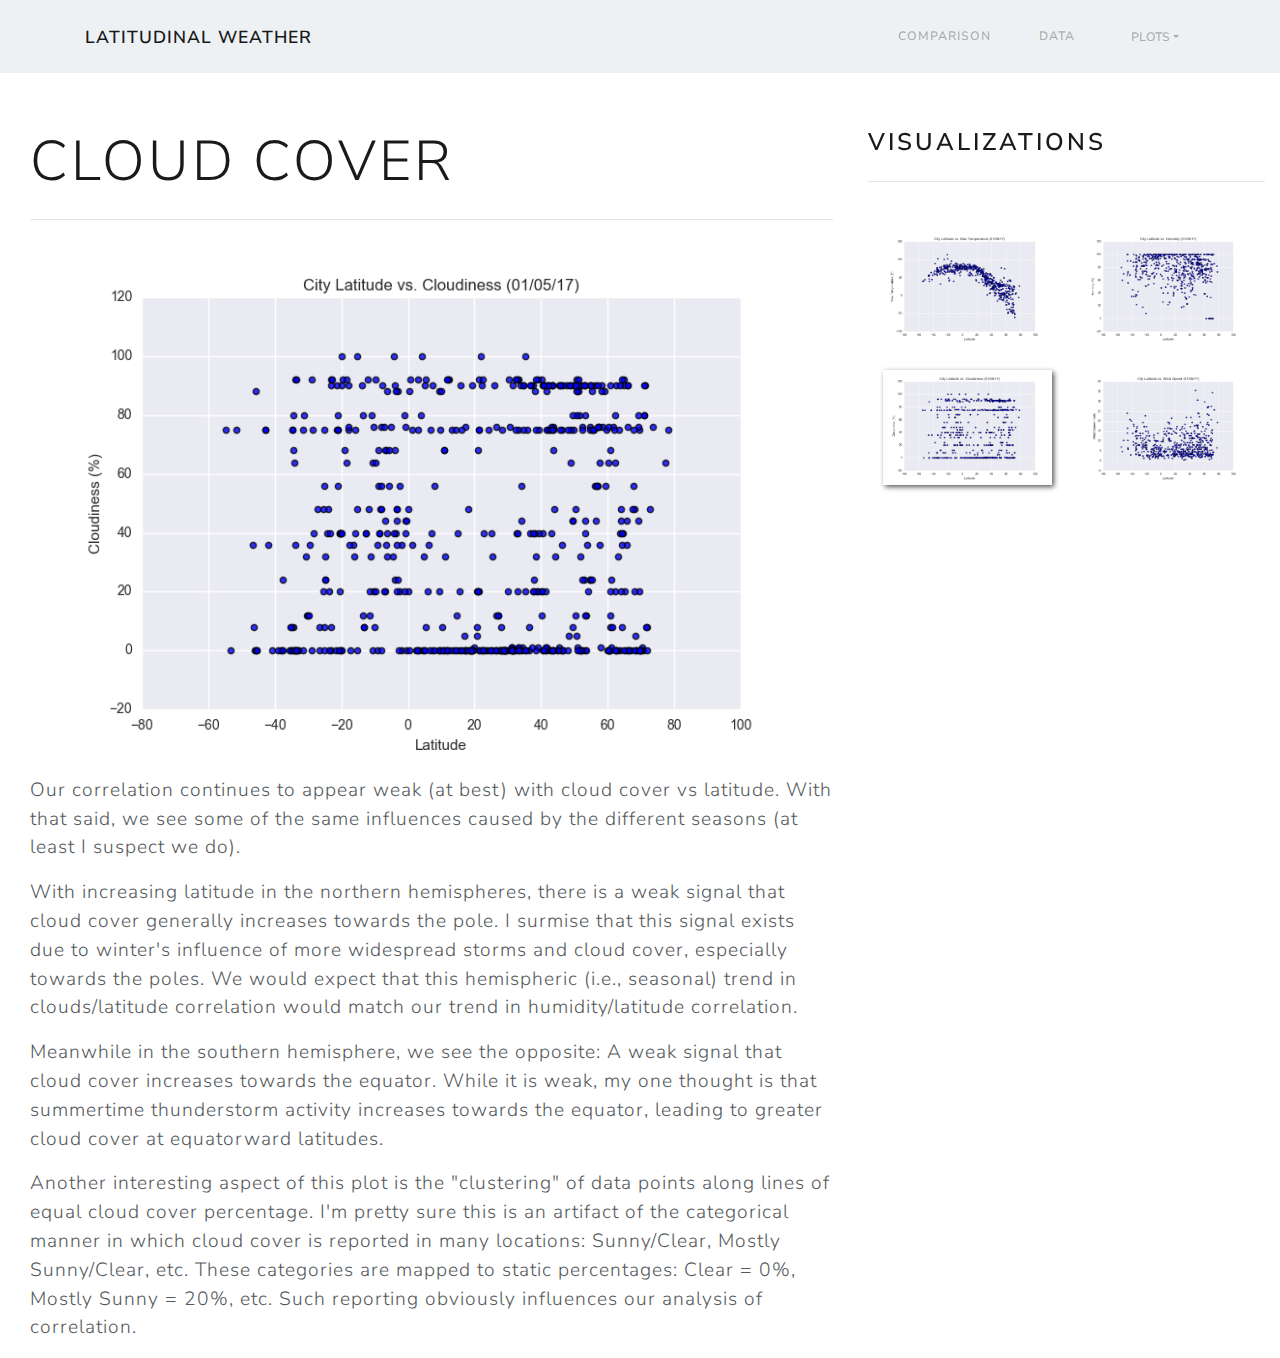
<file: visualizations/clouds.html>
<!DOCTYPE html>
<html lang="en">
<head>
<meta charset="UTF-8">
<meta name="viewport" content="width=device-width, initial-scale=1.0">
<meta http-equiv="X-UA-Compatible" content="ie=edge">
<link rel="stylesheet" href="../Resources/bootstrap.css">
<link rel="stylesheet" href="https://cdnjs.cloudflare.com/ajax/libs/font-awesome/5.11.2/css/all.min.css">
<link rel="stylesheet" href="../Resources/style.css">
<title>Latitudinal Weather</title>
</head>
<body>

    <nav class="navbar navbar-expand-lg navbar-light fixed-top py-3" id="mainNav">
        <div class="container">
          <a class="navbar-brand js-scroll-trigger" href="../index.html">Latitudinal Weather</a>
          <button class="navbar-toggler navbar-toggler-right" type="button" data-toggle="collapse" data-target="#navbarResponsive" aria-controls="navbarResponsive" aria-expanded="false" aria-label="Toggle navigation">
            <span class="navbar-toggler-icon"></span>
          </button>
          <div class="collapse navbar-collapse" id="navbarResponsive">
            
            <ul class="navbar-nav ml-auto my-2 my-lg-0">
              <li class="nav-item">
                <a class="nav-link js-scroll-trigger" href="../comparison.html">Comparison</a>
              </li>
              <li class="nav-item">
                <a class="nav-link js-scroll-trigger" href="../data.html">Data</a>
              </li>
            </ul>
            <div class="btn-group" role="group" aria-label="Button group with nested dropdown">
              <button type="button" class="btn dropdown-toggle nav-link" data-toggle="dropdown" aria-haspopup="true" aria-expanded="false">Plots</button>
              <div class="dropdown-menu" aria-labelledby="btnGroupDrop1" style="">
                <a class="dropdown-item" href="../visualizations/temp.html">Max Temp</a>
                <a class="dropdown-item" href="../visualizations/hum.html">Humidity</a>
                <a class="dropdown-item" href="../visualizations/clouds.html">Cloudiness</a>
                <a class="dropdown-item" href="../visualizations/wind.html">Wind Speed</a>
              </div>
            </div>
          </div>
        </div>
      </nav>

      <div class='container-fluid front-page'>
        <div class='col-md-8 mt-5' style="float: left">
          <h2 class="display-4">Cloud Cover</h2>
          <hr class="my-4">
          <img class='col-12 float-left' src='../assets/Fig3.png' alt='Visualization of Cloud Cover versus Latitude'>
          <p class="lead">
            Our correlation continues to appear weak (at best) with cloud cover vs latitude. With that said, we see some of the same influences caused by the different seasons (at least I suspect we do).
          </p>
          <p class="lead">
            With increasing latitude in the northern hemispheres, there is a weak signal that cloud cover generally increases towards the pole. I surmise that this signal exists due to winter's influence of more widespread storms and cloud cover, especially towards the poles. We would expect that this hemispheric (i.e., seasonal) trend in clouds/latitude correlation would match our trend in humidity/latitude correlation.
          </p>
          <p class="lead">
            Meanwhile in the southern hemisphere, we see the opposite: A weak signal that cloud cover increases towards the equator. While it is weak, my one thought is that summertime thunderstorm activity increases towards the equator, leading to greater cloud cover at equatorward latitudes.
          </p>
          <p class="lead">
            Another interesting aspect of this plot is the "clustering" of data points along lines of equal cloud cover percentage. I'm pretty sure this is an artifact of the categorical manner in which cloud cover is reported in many locations: Sunny/Clear, Mostly Sunny/Clear, etc. These categories are mapped to static percentages: Clear = 0%, Mostly Sunny = 20%, etc. Such reporting obviously influences our analysis of correlation.
          </p>
        </div>

        <div class='col-md-4 mt-5 viz-grid' style="float: right">
          <h3 class="display-5">Visualizations</h3>
          <hr class="my-4">
          <!--<a href='./plots/temp.html'>
            <img class='col-md-6 col-sm-3 float-left' src='./visualizations/Fig1.png' alt='Visualization of Temperature versus Latitude'>
          </a>
          <img class='col-md-6 col-sm-3 float-right' src='./visualizations/Fig2.png' alt='Visualization of Humidity versus Latitude'>
          <img class='col-md-6 col-sm-3 float-left mt-md-4' src='./visualizations/Fig3.png' alt='Visualization of Cloudiness versus Latitude'>
          <img class='col-md-6 col-sm-3 float-right mt-md-4' src='./visualizations/Fig4.png' alt='Visualization of Wind Speed versus Latitude'>-->
          
          <div class="col-md-6 col-sm-3 float-left mt-md-4">
            <div class="hovereffect">
                <img class="img-responsive col-md-12" src="../assets/Fig1.png" alt="">
                <div class="overlay">
                  <a href="../visualizations/temp.html">
                   <h2>vs Temp</h2>
                  </a>
                </div>
            </div>
          </div>

          <div class="col-md-6 col-sm-3 float-left mt-md-4">
            <div class="hovereffect">
                <img class="img-responsive col-md-12" src="../assets/Fig2.png" alt="">
                <div class="overlay">
                  <a href="../visualizations/hum.html">
                   <h2>vs Humidity</h2>
                  </a>
                </div>
            </div>
          </div>

          <div class="col-md-6 col-sm-3 float-left mt-md-4">
            <div class="hovereffect" style="box-shadow: 2px 2px 5px">
                <img class="img-responsive col-md-12" src="../assets/Fig3.png" alt="">
                <div class="overlay">
                  <a href="../visualizations/clouds.html">
                   <h2>vs Clouds</h2>
                  </a>
                </div>
            </div>
          </div>

          <div class="col-md-6 col-sm-3 float-left mt-md-4">
            <div class="hovereffect">
                <img class="img-responsive col-md-12" src="../assets/Fig4.png" alt="">
                <div class="overlay">
                  <a href="../visualizations/wind.html">
                   <h2>vs Wind</h2>
                  </a>
                </div>
            </div>
          </div>
        </div>

      </div>

<script src="https://cdnjs.cloudflare.com/ajax/libs/jquery/3.4.1/jquery.slim.min.js"></script>
<script src="https://cdnjs.cloudflare.com/ajax/libs/popper.js/1.16.0/umd/popper.min.js"></script>
<script src="https://cdnjs.cloudflare.com/ajax/libs/twitter-bootstrap/4.4.1/js/bootstrap.min.js"></script>
</body>
</html>
</file>
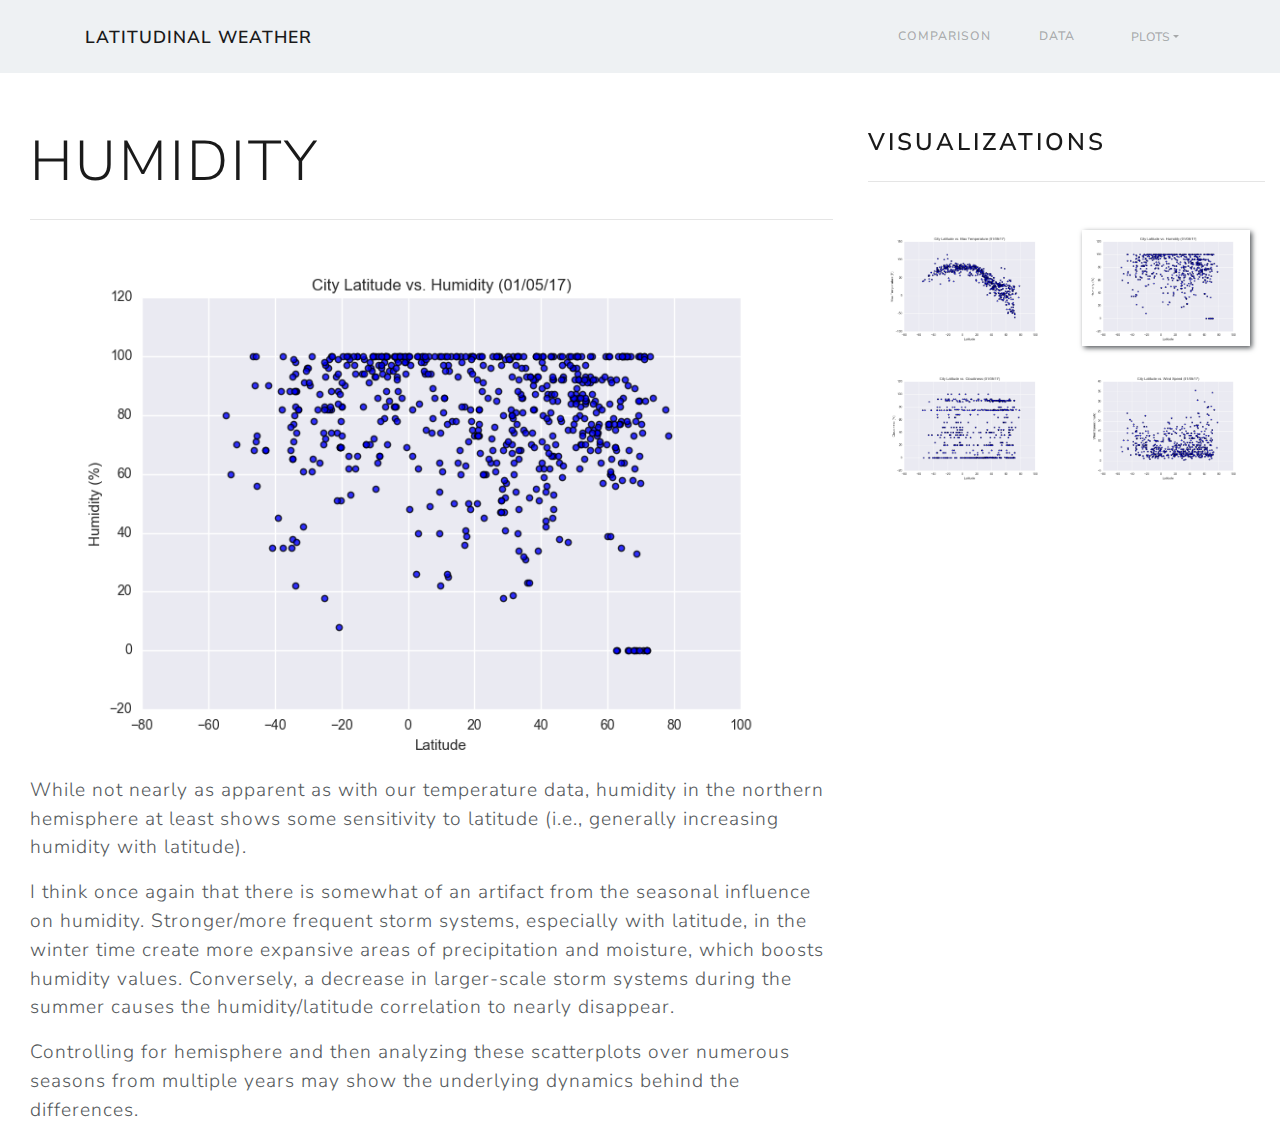
<file: visualizations/hum.html>
<!DOCTYPE html>
<html lang="en">
<head>
<meta charset="UTF-8">
<meta name="viewport" content="width=device-width, initial-scale=1.0">
<meta http-equiv="X-UA-Compatible" content="ie=edge">
<link rel="stylesheet" href="../Resources/bootstrap.css">
<link rel="stylesheet" href="https://cdnjs.cloudflare.com/ajax/libs/font-awesome/5.11.2/css/all.min.css">
<link rel="stylesheet" href="../Resources/style.css">
<title>Latitudinal Weather</title>
</head>
<body>

    <nav class="navbar navbar-expand-lg navbar-light fixed-top py-3" id="mainNav">
        <div class="container">
          <a class="navbar-brand js-scroll-trigger" href="../index.html">Latitudinal Weather</a>
          <button class="navbar-toggler navbar-toggler-right" type="button" data-toggle="collapse" data-target="#navbarResponsive" aria-controls="navbarResponsive" aria-expanded="false" aria-label="Toggle navigation">
            <span class="navbar-toggler-icon"></span>
          </button>
          <div class="collapse navbar-collapse" id="navbarResponsive">
            
            <ul class="navbar-nav ml-auto my-2 my-lg-0">
              <li class="nav-item">
                <a class="nav-link js-scroll-trigger" href="../comparison.html">Comparison</a>
              </li>
              <li class="nav-item">
                <a class="nav-link js-scroll-trigger" href="../data.html">Data</a>
              </li>
            </ul>
            <div class="btn-group" role="group" aria-label="Button group with nested dropdown">
              <button type="button" class="btn dropdown-toggle nav-link" data-toggle="dropdown" aria-haspopup="true" aria-expanded="false">Plots</button>
              <div class="dropdown-menu" aria-labelledby="btnGroupDrop1" style="">
                <a class="dropdown-item" href="../visualizations/temp.html">Max Temp</a>
                <a class="dropdown-item" href="../visualizations/hum.html">Humidity</a>
                <a class="dropdown-item" href="../visualizations/clouds.html">Cloudiness</a>
                <a class="dropdown-item" href="../visualizations/wind.html">Wind Speed</a>
              </div>
            </div>
          </div>
        </div>
      </nav>

      <div class='container-fluid front-page'>
        <div class='col-md-8 mt-5' style="float: left">
          <h2 class="display-4">Humidity</h2>
          <hr class="my-4">
          <img class='col-12 float-left' src='../assets/Fig2.png' alt='Visualization of Humidity versus Latitude'>
          <p class="lead">
            While not nearly as apparent as with our temperature data, humidity in the northern hemisphere at least shows some sensitivity to latitude (i.e., generally increasing humidity with latitude).
          </p>
          <p class="lead">
            I think once again that there is somewhat of an artifact from the seasonal influence on humidity. Stronger/more frequent storm systems, especially with latitude, in the winter time create more expansive areas of precipitation and moisture, which boosts humidity values. Conversely, a decrease in larger-scale storm systems during the summer causes the humidity/latitude correlation to nearly disappear.
          </p>
          <p class="lead">
            Controlling for hemisphere and then analyzing these scatterplots over numerous seasons from multiple years may show the underlying dynamics behind the differences.
          </p>
        </div>

        <div class='col-md-4 mt-5 viz-grid' style="float: right">
          <h3 class="display-5">Visualizations</h3>
          <hr class="my-4">
          <!--<a href='./plots/temp.html'>
            <img class='col-md-6 col-sm-3 float-left' src='./visualizations/Fig1.png' alt='Visualization of Temperature versus Latitude'>
          </a>
          <img class='col-md-6 col-sm-3 float-right' src='./visualizations/Fig2.png' alt='Visualization of Humidity versus Latitude'>
          <img class='col-md-6 col-sm-3 float-left mt-md-4' src='./visualizations/Fig3.png' alt='Visualization of Cloudiness versus Latitude'>
          <img class='col-md-6 col-sm-3 float-right mt-md-4' src='./visualizations/Fig4.png' alt='Visualization of Wind Speed versus Latitude'>-->
          
          <div class="col-md-6 col-sm-3 float-left mt-md-4">
            <div class="hovereffect">
                <img class="img-responsive col-md-12" src="../assets/Fig1.png" alt="">
                <div class="overlay">
                  <a href="../visualizations/temp.html">
                   <h2>vs Temp</h2>
                  </a>
                </div>
            </div>
          </div>

          <div class="col-md-6 col-sm-3 float-left mt-md-4">
            <div class="hovereffect" style="box-shadow: 2px 2px 5px">
                <img class="img-responsive col-md-12" src="../assets/Fig2.png" alt="">
                <div class="overlay">
                  <a href="../visualizations/hum.html">
                   <h2>vs Humidity</h2>
                  </a>
                </div>
            </div>
          </div>

          <div class="col-md-6 col-sm-3 float-left mt-md-4">
            <div class="hovereffect">
                <img class="img-responsive col-md-12" src="../assets/Fig3.png" alt="">
                <div class="overlay">
                  <a href="../visualizations/clouds.html">
                   <h2>vs Clouds</h2>
                  </a>
                </div>
            </div>
          </div>

          <div class="col-md-6 col-sm-3 float-left mt-md-4">
            <div class="hovereffect">
                <img class="img-responsive col-md-12" src="../assets/Fig4.png" alt="">
                <div class="overlay">
                  <a href="../visualizations/wind.html">
                   <h2>vs Wind</h2>
                  </a>
                </div>
            </div>
          </div>
        </div>

      </div>

<script src="https://cdnjs.cloudflare.com/ajax/libs/jquery/3.4.1/jquery.slim.min.js"></script>
<script src="https://cdnjs.cloudflare.com/ajax/libs/popper.js/1.16.0/umd/popper.min.js"></script>
<script src="https://cdnjs.cloudflare.com/ajax/libs/twitter-bootstrap/4.4.1/js/bootstrap.min.js"></script>
</body>
</html>
</file>
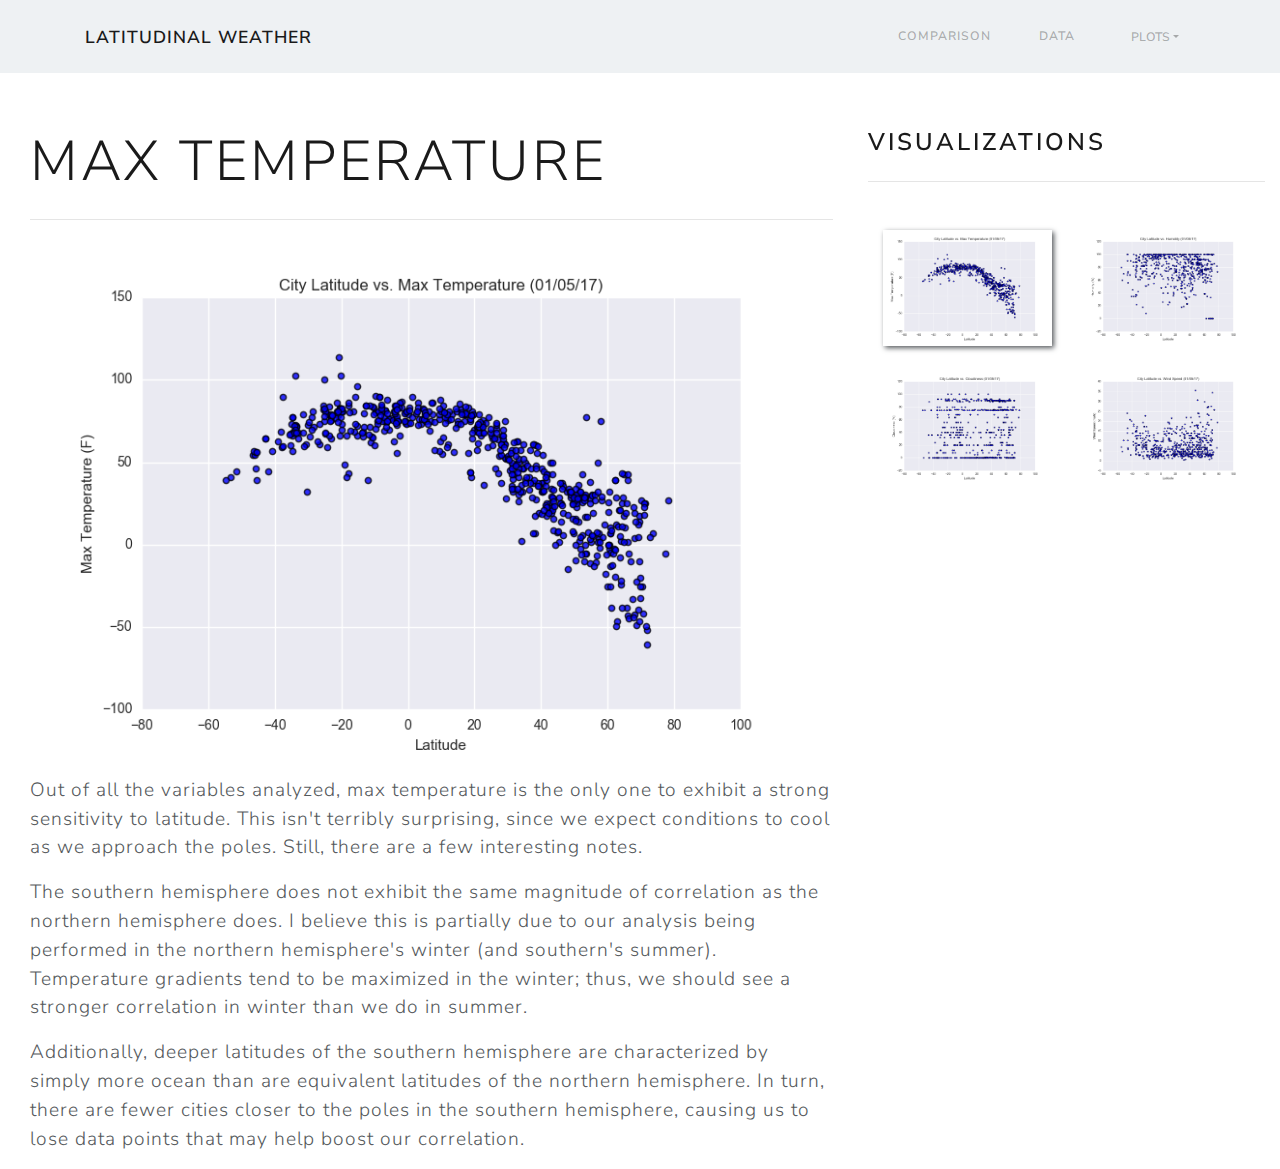
<file: visualizations/temp.html>
<!DOCTYPE html>
<html lang="en">
<head>
<meta charset="UTF-8">
<meta name="viewport" content="width=device-width, initial-scale=1.0">
<meta http-equiv="X-UA-Compatible" content="ie=edge">
<link rel="stylesheet" href="../Resources/bootstrap.css">
<link rel="stylesheet" href="https://cdnjs.cloudflare.com/ajax/libs/font-awesome/5.11.2/css/all.min.css">
<link rel="stylesheet" href="../Resources/style.css">
<title>Latitudinal Weather</title>
</head>
<body>

    <nav class="navbar navbar-expand-lg navbar-light fixed-top py-3" id="mainNav">
        <div class="container">
          <a class="navbar-brand js-scroll-trigger" href="../index.html">Latitudinal Weather</a>
          <button class="navbar-toggler navbar-toggler-right" type="button" data-toggle="collapse" data-target="#navbarResponsive" aria-controls="navbarResponsive" aria-expanded="false" aria-label="Toggle navigation">
            <span class="navbar-toggler-icon"></span>
          </button>
          <div class="collapse navbar-collapse" id="navbarResponsive">
            
            <ul class="navbar-nav ml-auto my-2 my-lg-0">
              <li class="nav-item">
                <a class="nav-link js-scroll-trigger" href="../comparison.html">Comparison</a>
              </li>
              <li class="nav-item">
                <a class="nav-link js-scroll-trigger" href="../data.html">Data</a>
              </li>
            </ul>
            <div class="btn-group" role="group" aria-label="Button group with nested dropdown">
              <button type="button" class="btn dropdown-toggle nav-link" data-toggle="dropdown" aria-haspopup="true" aria-expanded="false">Plots</button>
              <div class="dropdown-menu" aria-labelledby="btnGroupDrop1" style="">
                <a class="dropdown-item" href="../visualizations/temp.html">Max Temp</a>
                <a class="dropdown-item" href="../visualizations/hum.html">Humidity</a>
                <a class="dropdown-item" href="../visualizations/clouds.html">Cloudiness</a>
                <a class="dropdown-item" href="../visualizations/wind.html">Wind Speed</a>
              </div>
            </div>
          </div>
        </div>
      </nav>

      <div class='container-fluid front-page'>
        <div class='col-md-8 mt-5' style="float: left">
          <h2 class="display-4">Max Temperature</h2>
          <hr class="my-4">
          <img class='col-12 float-left' src='../assets/Fig1.png' alt='Visualization of Temperature versus Latitude'>
          <p class="lead">
              Out of all the variables analyzed, max temperature is the only one to exhibit a strong sensitivity to latitude. This isn't terribly surprising, since we expect conditions to cool as we approach the poles. Still, there are a few interesting notes.
          </p>
          <p class="lead">
            The southern hemisphere does not exhibit the same magnitude of correlation as the northern hemisphere does. I believe this is partially due to our analysis being performed in the northern hemisphere's winter (and southern's summer). Temperature gradients tend to be maximized in the winter; thus, we should see a stronger correlation in winter than we do in summer.
          </p>
          <p class="lead">
            Additionally, deeper latitudes of the southern hemisphere are characterized by simply more ocean than are equivalent latitudes of the northern hemisphere. In turn, there are fewer cities closer to the poles in the southern hemisphere, causing us to lose data points that may help boost our correlation.
          </p>
        </div>

        <div class='col-md-4 mt-5 viz-grid' style="float: right">
          <h3 class="display-5">Visualizations</h3>
          <hr class="my-4">
          <!--<a href='./plots/temp.html'>
            <img class='col-md-6 col-sm-3 float-left' src='./visualizations/Fig1.png' alt='Visualization of Temperature versus Latitude'>
          </a>
          <img class='col-md-6 col-sm-3 float-right' src='./visualizations/Fig2.png' alt='Visualization of Humidity versus Latitude'>
          <img class='col-md-6 col-sm-3 float-left mt-md-4' src='./visualizations/Fig3.png' alt='Visualization of Cloudiness versus Latitude'>
          <img class='col-md-6 col-sm-3 float-right mt-md-4' src='./visualizations/Fig4.png' alt='Visualization of Wind Speed versus Latitude'>-->
          
          <div class="col-md-6 col-sm-3 float-left mt-md-4">
            <div class="hovereffect" style="box-shadow: 2px 2px 5px">
                <img class="img-responsive col-md-12" src="../assets/Fig1.png" alt="">
                <div class="overlay">
                  <a href="../visualizations/temp.html">
                   <h2>vs Temp</h2>
                  </a>
                </div>
            </div>
          </div>

          <div class="col-md-6 col-sm-3 float-left mt-md-4">
            <div class="hovereffect">
                <img class="img-responsive col-md-12" src="../assets/Fig2.png" alt="">
                <div class="overlay">
                  <a href="../visualizations/hum.html">
                   <h2>vs Humidity</h2>
                  </a>
                </div>
            </div>
          </div>

          <div class="col-md-6 col-sm-3 float-left mt-md-4">
            <div class="hovereffect">
                <img class="img-responsive col-md-12" src="../assets/Fig3.png" alt="">
                <div class="overlay">
                  <a href="../visualizations/clouds.html">
                   <h2>vs Clouds</h2>
                  </a>
                </div>
            </div>
          </div>

          <div class="col-md-6 col-sm-3 float-left mt-md-4">
            <div class="hovereffect">
                <img class="img-responsive col-md-12" src="../assets/Fig4.png" alt="">
                <div class="overlay">
                  <a href="../visualizations/wind.html">
                   <h2>vs Wind</h2>
                  </a>
                </div>
            </div>
          </div>
        </div>

      </div>

<script src="https://cdnjs.cloudflare.com/ajax/libs/jquery/3.4.1/jquery.slim.min.js"></script>
<script src="https://cdnjs.cloudflare.com/ajax/libs/popper.js/1.16.0/umd/popper.min.js"></script>
<script src="https://cdnjs.cloudflare.com/ajax/libs/twitter-bootstrap/4.4.1/js/bootstrap.min.js"></script>
</body>
</html>
</file>
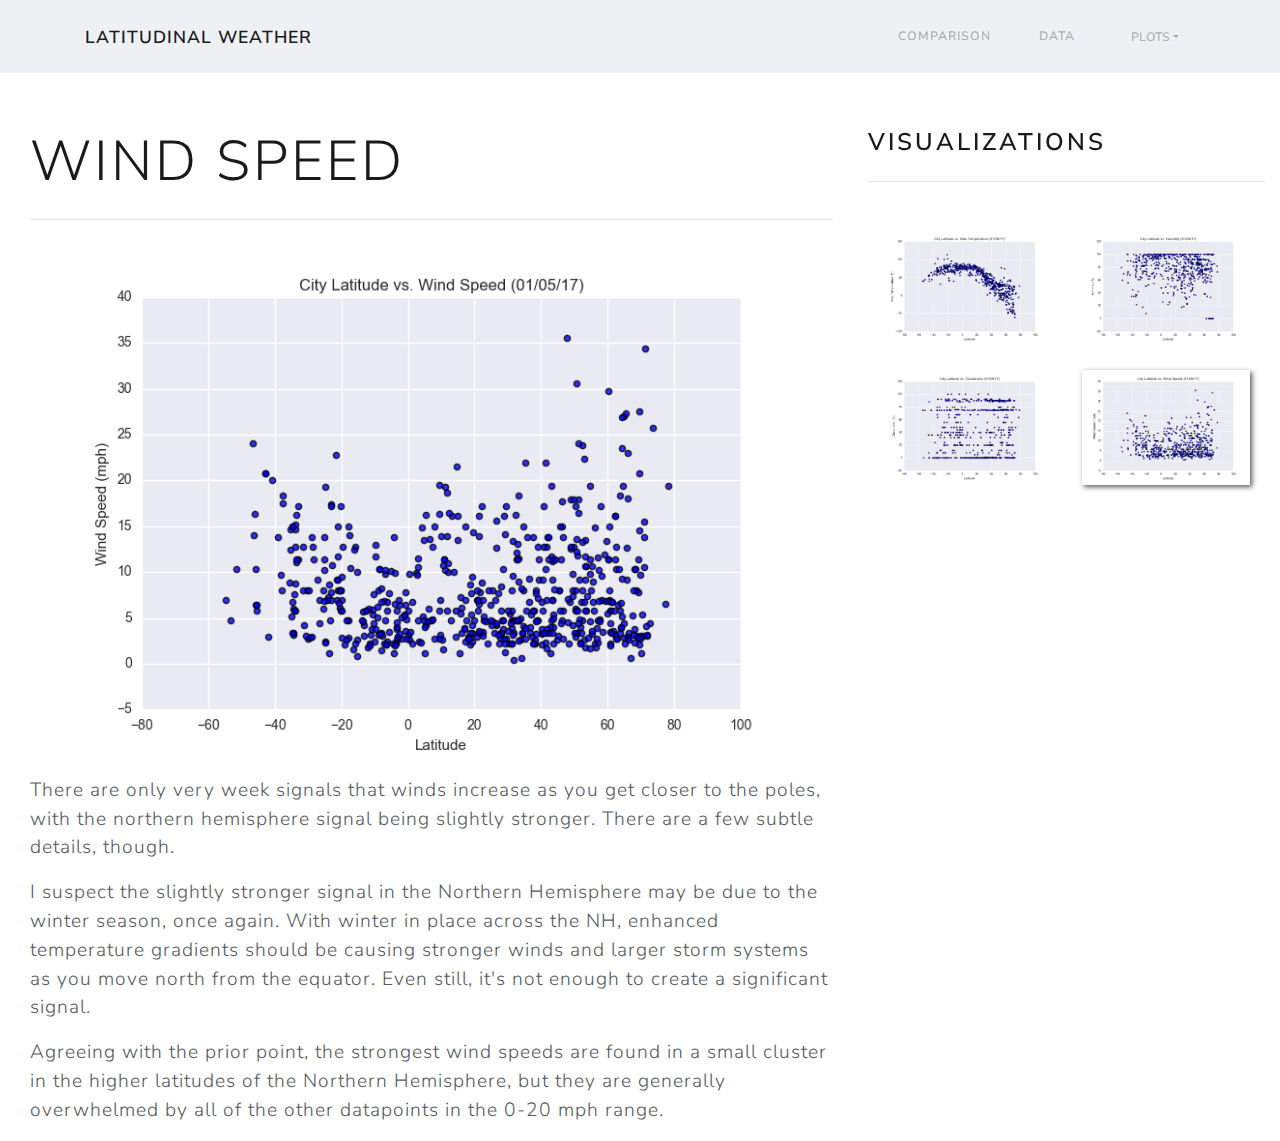
<file: visualizations/wind.html>
<!DOCTYPE html>
<html lang="en">
<head>
<meta charset="UTF-8">
<meta name="viewport" content="width=device-width, initial-scale=1.0">
<meta http-equiv="X-UA-Compatible" content="ie=edge">
<link rel="stylesheet" href="../Resources/bootstrap.css">
<link rel="stylesheet" href="https://cdnjs.cloudflare.com/ajax/libs/font-awesome/5.11.2/css/all.min.css">
<link rel="stylesheet" href="../Resources/style.css">
<title>Latitudinal Weather</title>
</head>
<body>

    <nav class="navbar navbar-expand-lg navbar-light fixed-top py-3" id="mainNav">
        <div class="container">
          <a class="navbar-brand js-scroll-trigger" href="../index.html">Latitudinal Weather</a>
          <button class="navbar-toggler navbar-toggler-right" type="button" data-toggle="collapse" data-target="#navbarResponsive" aria-controls="navbarResponsive" aria-expanded="false" aria-label="Toggle navigation">
            <span class="navbar-toggler-icon"></span>
          </button>
          <div class="collapse navbar-collapse" id="navbarResponsive">
            
            <ul class="navbar-nav ml-auto my-2 my-lg-0">
              <li class="nav-item">
                <a class="nav-link js-scroll-trigger" href="../comparison.html">Comparison</a>
              </li>
              <li class="nav-item">
                <a class="nav-link js-scroll-trigger" href="../data.html">Data</a>
              </li>
            </ul>
            <div class="btn-group" role="group" aria-label="Button group with nested dropdown">
              <button type="button" class="btn dropdown-toggle nav-link" data-toggle="dropdown" aria-haspopup="true" aria-expanded="false">Plots</button>
              <div class="dropdown-menu" aria-labelledby="btnGroupDrop1" style="">
                <a class="dropdown-item" href="../visualizations/temp.html">Max Temp</a>
                <a class="dropdown-item" href="../visualizations/hum.html">Humidity</a>
                <a class="dropdown-item" href="../visualizations/clouds.html">Cloudiness</a>
                <a class="dropdown-item" href="../visualizations/wind.html">Wind Speed</a>
              </div>
            </div>
          </div>
        </div>
      </nav>

      <div class='container-fluid front-page'>
        <div class='col-md-8 mt-5' style="float: left">
          <h2 class="display-4">Wind Speed</h2>
          <hr class="my-4">
          <img class='col-12 float-left' src='../assets/Fig4.png' alt='Visualization of Cloud Cover versus Latitude'>
          <p class="lead">
            There are only very week signals that winds increase as you get closer to the poles, with the northern hemisphere signal being slightly stronger. There are a few subtle details, though.
          </p>
          <p class="lead">
            I suspect the slightly stronger signal in the Northern Hemisphere may be due to the winter season, once again. With winter in place across the NH, enhanced temperature gradients should be causing stronger winds and larger storm systems as you move north from the equator. Even still, it's not enough to create a significant signal.
          </p>
          <p class="lead">
            Agreeing with the prior point, the strongest wind speeds are found in a small cluster in the higher latitudes of the Northern Hemisphere, but they are generally overwhelmed by all of the other datapoints in the 0-20 mph range.
          </p>
        </div>

        <div class='col-md-4 mt-5 viz-grid' style="float: right">
          <h3 class="display-5">Visualizations</h3>
          <hr class="my-4">
          <!--<a href='./plots/temp.html'>
            <img class='col-md-6 col-sm-3 float-left' src='./visualizations/Fig1.png' alt='Visualization of Temperature versus Latitude'>
          </a>
          <img class='col-md-6 col-sm-3 float-right' src='./visualizations/Fig2.png' alt='Visualization of Humidity versus Latitude'>
          <img class='col-md-6 col-sm-3 float-left mt-md-4' src='./visualizations/Fig3.png' alt='Visualization of Cloudiness versus Latitude'>
          <img class='col-md-6 col-sm-3 float-right mt-md-4' src='./visualizations/Fig4.png' alt='Visualization of Wind Speed versus Latitude'>-->
          
          <div class="col-md-6 col-sm-3 float-left mt-md-4">
            <div class="hovereffect">
                <img class="img-responsive col-md-12" src="../assets/Fig1.png" alt="">
                <div class="overlay">
                  <a href="../visualizations/temp.html">
                   <h2>vs Temp</h2>
                  </a>
                </div>
            </div>
          </div>

          <div class="col-md-6 col-sm-3 float-left mt-md-4">
            <div class="hovereffect">
                <img class="img-responsive col-md-12" src="../assets/Fig2.png" alt="">
                <div class="overlay">
                  <a href="../visualizations/hum.html">
                   <h2>vs Humidity</h2>
                  </a>
                </div>
            </div>
          </div>

          <div class="col-md-6 col-sm-3 float-left mt-md-4">
            <div class="hovereffect">
                <img class="img-responsive col-md-12" src="../assets/Fig3.png" alt="">
                <div class="overlay">
                  <a href="../visualizations/clouds.html">
                   <h2>vs Clouds</h2>
                  </a>
                </div>
            </div>
          </div>

          <div class="col-md-6 col-sm-3 float-left mt-md-4">
            <div class="hovereffect" style="box-shadow: 2px 2px 5px">
                <img class="img-responsive col-md-12" src="../assets/Fig4.png" alt="">
                <div class="overlay">
                  <a href="../visualizations/wind.html">
                   <h2>vs Wind</h2>
                  </a>
                </div>
            </div>
          </div>
        </div>

      </div>

<script src="https://cdnjs.cloudflare.com/ajax/libs/jquery/3.4.1/jquery.slim.min.js"></script>
<script src="https://cdnjs.cloudflare.com/ajax/libs/popper.js/1.16.0/umd/popper.min.js"></script>
<script src="https://cdnjs.cloudflare.com/ajax/libs/twitter-bootstrap/4.4.1/js/bootstrap.min.js"></script>
</body>
</html>
</file>
<file: Resources/style.css>
@media (min-width: 768px) {
  .viz-grid {
    position:fixed;
    right: 0;
  }
}

.btn:hover {
    color: black;
}

.front-page {
    margin-top: 80px;
}

.comparison-page {
    margin-top: 120px;
}

img:hover {
    box-shadow: black;
}

.viz-grid img {
    padding: 0;
}

.hovereffect:hover .viz-grid a h2:hover {
  text-decoration: none;
}

.hovereffect {
    width: 100%;
    height: 100%;
    float: left;
    overflow: hidden;
    position: relative;
    text-align: center;
    cursor: default;
  }
  
  .hovereffect .overlay {
    width: 100%;
    height: 100%;
    position: absolute;
    overflow: hidden;
    top: 0;
    left: 0;
  }
  
  .hovereffect img {
    display: block;
    position: relative;
    -webkit-transition: all 0.4s ease-in;
    transition: all 0.4s ease-in;
  }
  
  .hovereffect:hover img {
    filter: url('data:image/svg+xml;charset=utf-8,<svg xmlns="http://www.w3.org/2000/svg"><filter id="filter"><feColorMatrix type="matrix" color-interpolation-filters="sRGB" values="0.2126 0.7152 0.0722 0 0 0.2126 0.7152 0.0722 0 0 0.2126 0.7152 0.0722 0 0 0 0 0 1 0" /><feGaussianBlur stdDeviation="3" /></filter></svg>#filter');
    filter: grayscale(1) blur(3px);
    -webkit-filter: grayscale(1) blur(3px);
    -webkit-transform: scale(1.2);
    -ms-transform: scale(1.2);
    transform: scale(1.2);
  }
  
  .hovereffect h2 {
    text-transform: uppercase;
    text-align: center;
    position: relative;
    font-size: 17px;
    padding: 10px;
    background: rgba(0, 0, 0, 0.6);
  }
  
  .hovereffect a.info {
    display: inline-block;
    text-decoration: none;
    padding: 7px 14px;
    border: 1px solid #fff;
    margin: 50px 0 0 0;
    background-color: transparent;
  }
  
  .hovereffect a.info:hover {
    box-shadow: 0 0 5px #fff;
  }
  
  .hovereffect a.info, .hovereffect h2 {
    -webkit-transform: scale(0.7);
    -ms-transform: scale(0.7);
    transform: scale(0.7);
    -webkit-transition: all 0.4s ease-in;
    transition: all 0.4s ease-in;
    opacity: 0;
    filter: alpha(opacity=0);
    color: #fff;
    text-transform: uppercase;
  }
  
  .hovereffect:hover a.info, .hovereffect:hover h2 {
    opacity: 1;
    filter: alpha(opacity=100);
    -webkit-transform: scale(1);
    -ms-transform: scale(1);
    transform: scale(1);
  }
</file>
